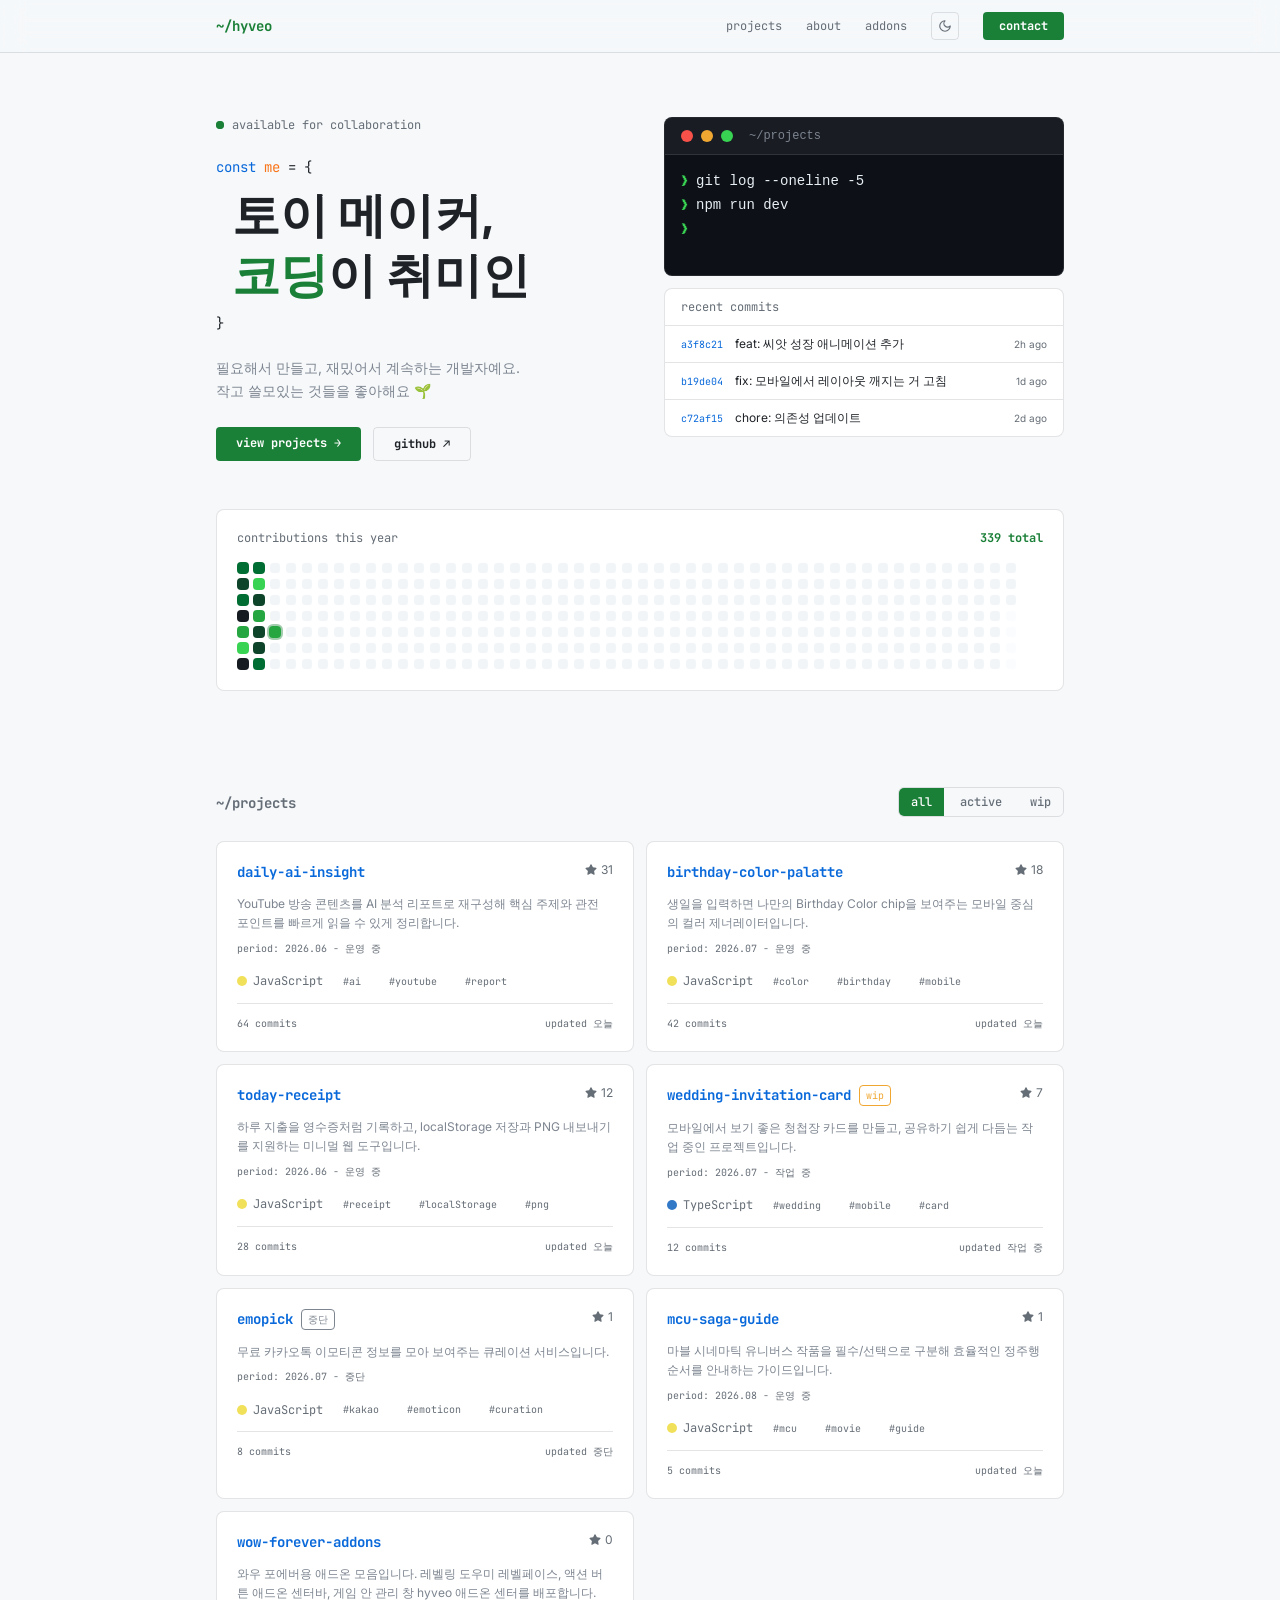
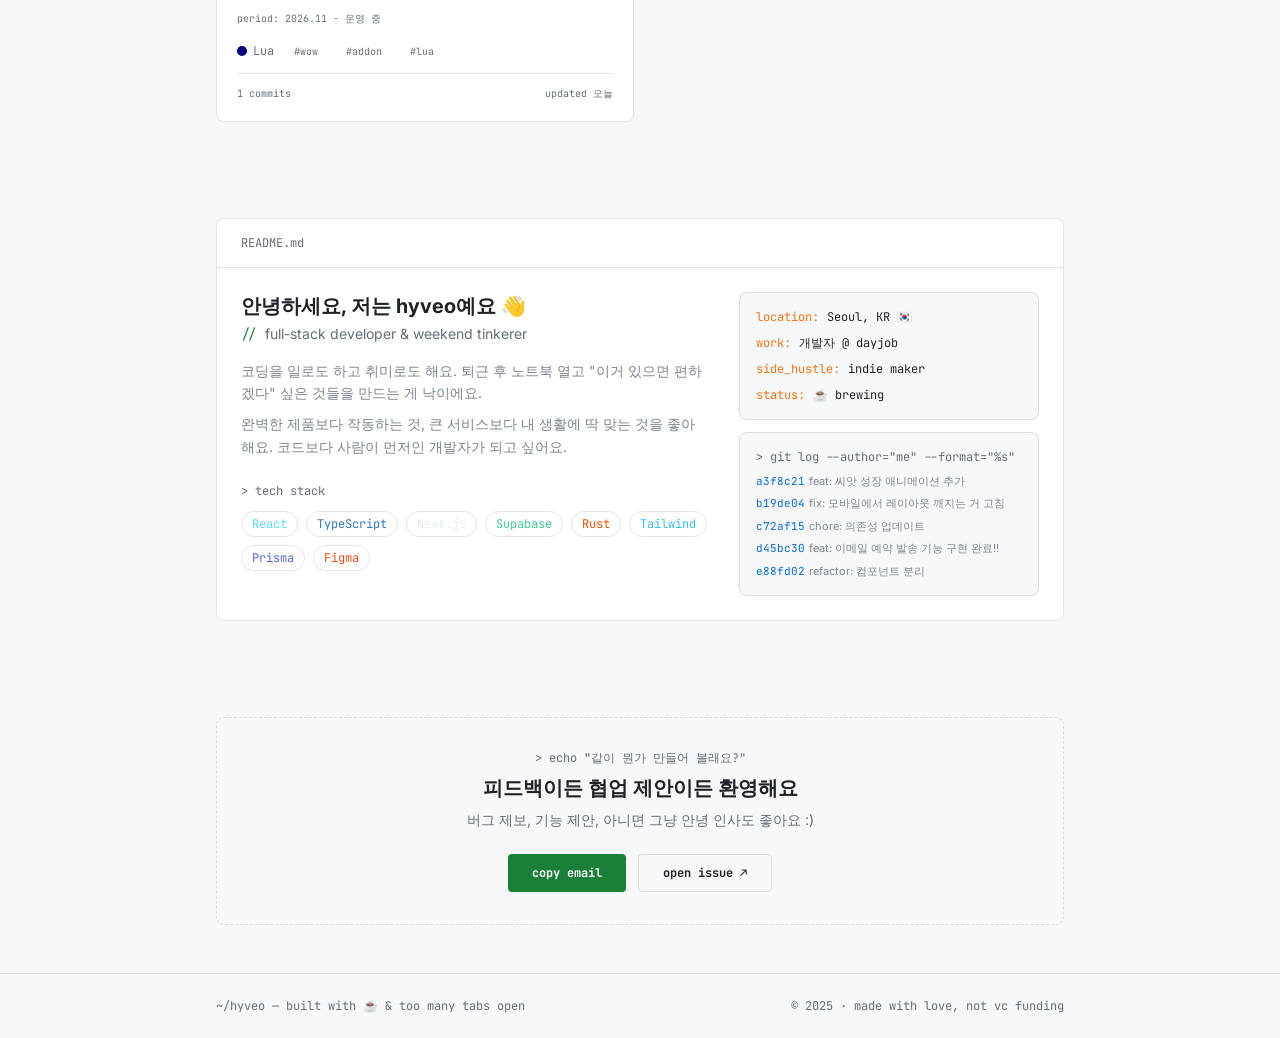
<file: index.html>
<!doctype html>
<html lang="ko">
  <head>
    <meta charset="UTF-8" />
    <meta name="viewport" content="width=device-width, initial-scale=1.0" />
    <title>hyveo</title>
    <meta
      name="description"
      content="HYVEO가 만든 토이 프로젝트와 공개 웹 서비스를 한 곳에서 살펴보는 프로젝트 허브입니다."
    />
    <script async src="https://www.googletagmanager.com/gtag/js?id=G-9G9M8R1CRC"></script>
    <script>
      window.dataLayer = window.dataLayer || [];
      function gtag(){dataLayer.push(arguments);}
      gtag('js', new Date());
      gtag('config', 'G-9G9M8R1CRC');
    </script>
    <style>html, body { height: 100%; margin: 0; } #root { height: 100%; }</style>
    <script type="module" crossorigin src="/assets/index-Bwrb_ED4.js"></script>
    <link rel="stylesheet" crossorigin href="/assets/index-BOtaf8ZN.css">
  </head>
  <body>
    <div id="root"></div>
  </body>
</html>
</file>
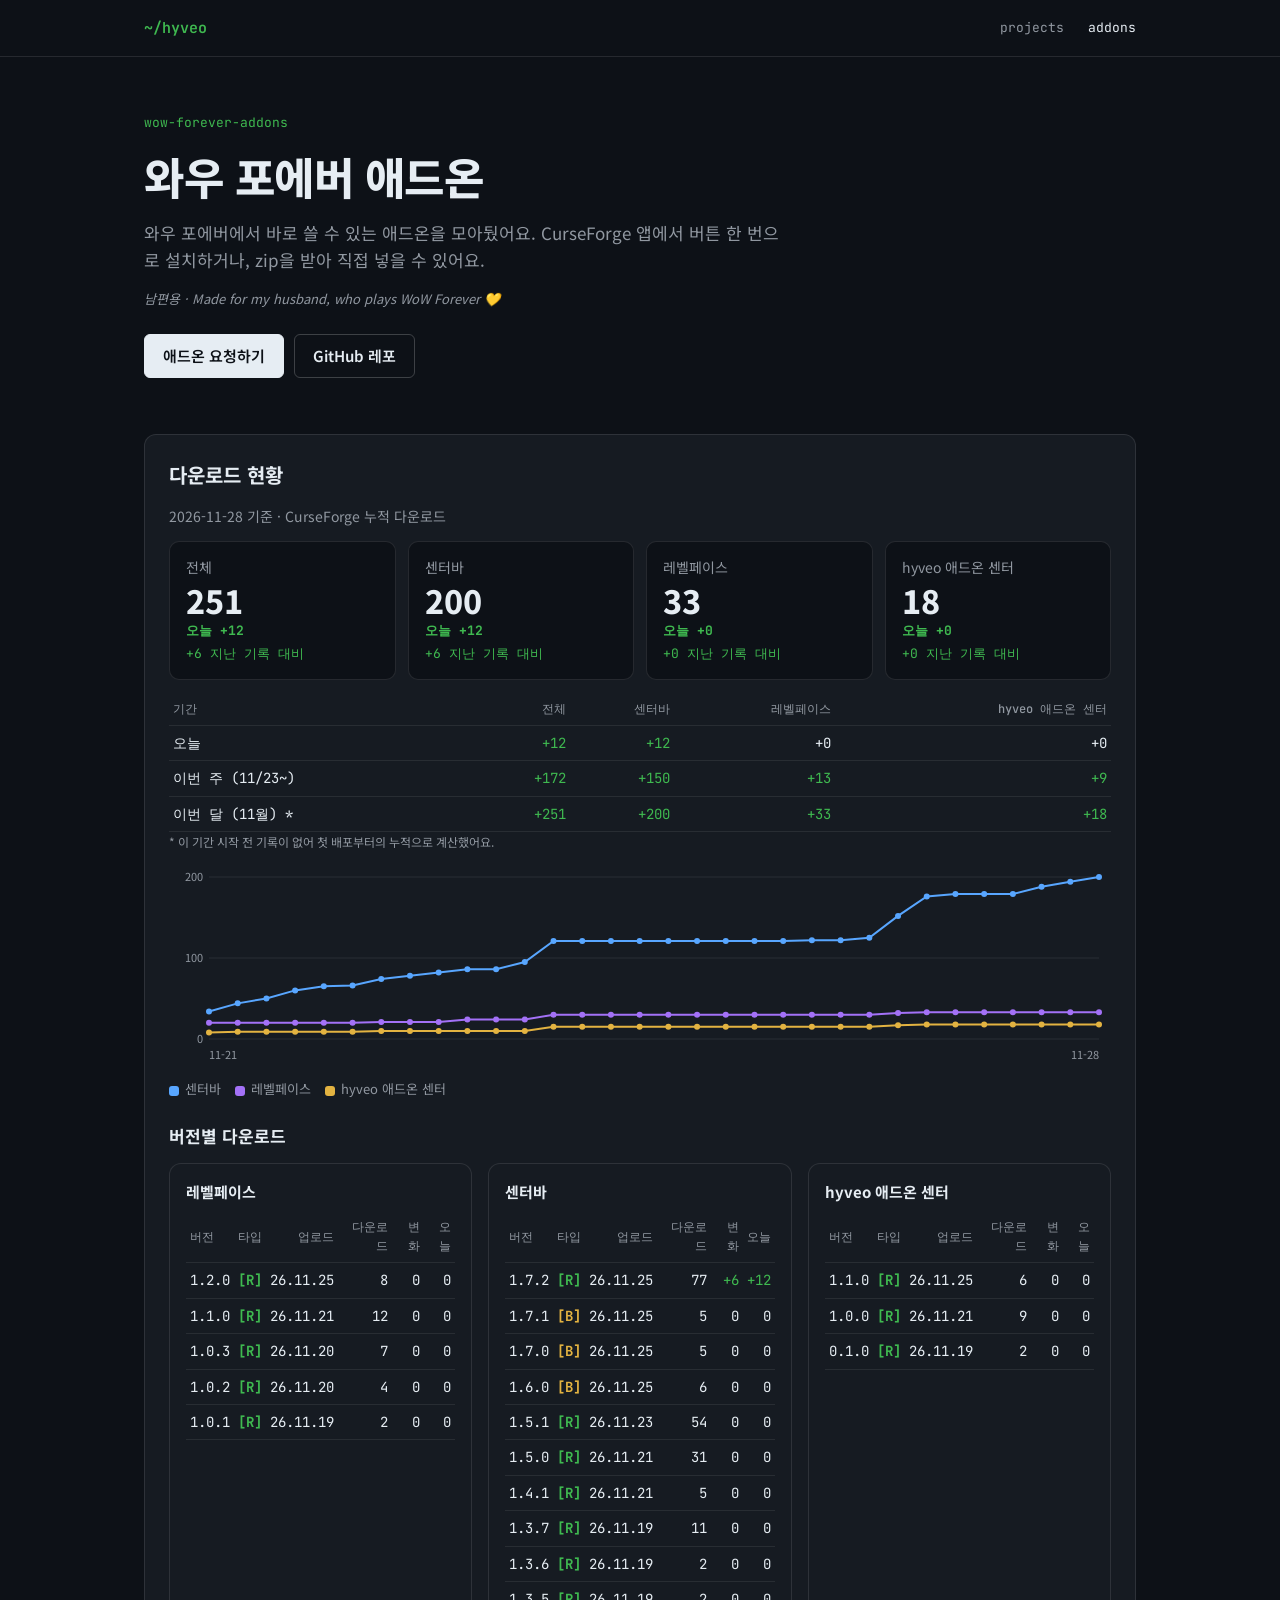
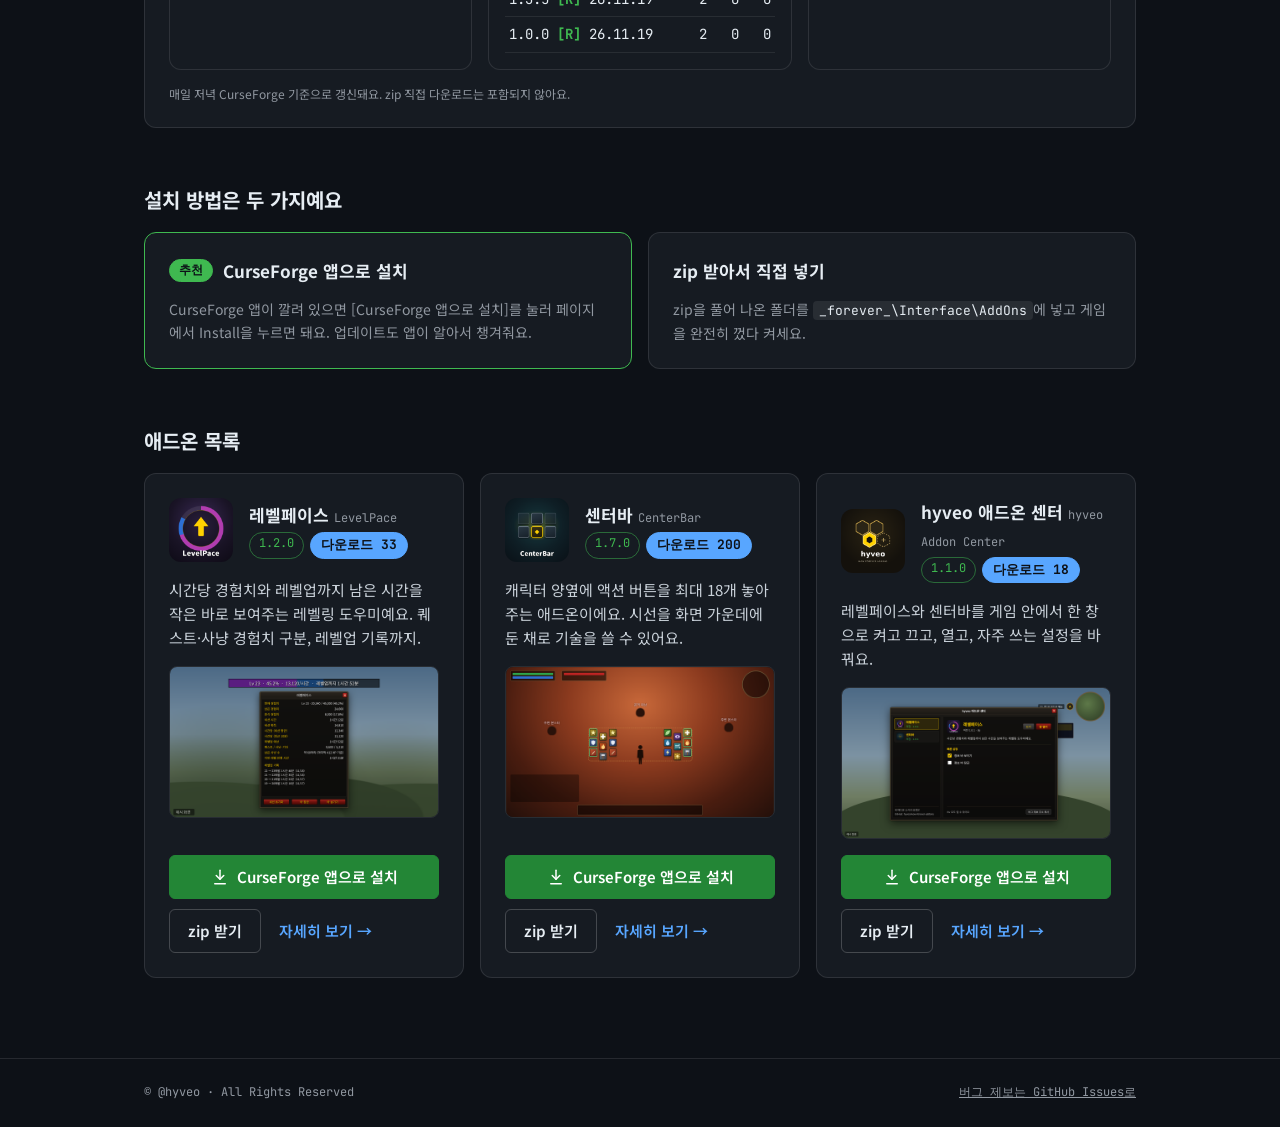
<file: public/addons/index.html>
<!doctype html>
<html lang="ko">
<head>
<meta charset="utf-8">
<meta name="viewport" content="width=device-width, initial-scale=1">
<title>와우 포에버 애드온 · hyveo</title>
<meta name="description" content="레벨페이스, 센터바, hyveo 애드온 센터 — 와우 포에버 애드온 모음">
<meta property="og:title" content="와우 포에버 애드온 · hyveo">
<meta property="og:description" content="레벨페이스, 센터바, hyveo 애드온 센터 — 와우 포에버 애드온 모음">
<link rel="icon" href="../addons/img/hyveocenter-icon.png">
<link rel="preconnect" href="https://fonts.googleapis.com">
<link href="https://fonts.googleapis.com/css2?family=Noto+Sans+KR:wght@400;500;700;800&family=JetBrains+Mono:wght@400;600&display=swap" rel="stylesheet">
<script async src="https://www.googletagmanager.com/gtag/js?id=G-9G9M8R1CRC"></script>
<script>window.dataLayer=window.dataLayer||[];function gtag(){dataLayer.push(arguments);}gtag('js',new Date());gtag('config','G-9G9M8R1CRC');</script>
<style>
*{box-sizing:border-box}
body{margin:0;background:#0D1117;color:#E6EDF3;font-family:'Noto Sans KR',system-ui,sans-serif;line-height:1.6}
a{color:#58A6FF}a:hover{color:#79C0FF}
.mono{font-family:'JetBrains Mono',ui-monospace,monospace}
header{border-bottom:1px solid rgba(255,255,255,.1)}
.wrap{max-width:1040px;margin:0 auto;padding:0 24px}
.top{display:flex;flex-wrap:wrap;gap:16px;align-items:center;justify-content:space-between;padding:16px 24px}
.brand{font-weight:600;color:#3FB950;text-decoration:none;font-size:15px}
nav{display:flex;gap:24px;font-size:13px}
nav a{color:#9198A1;text-decoration:none}nav a.on{color:#E6EDF3}
main{padding:56px 0 80px;display:flex;flex-direction:column;gap:56px}
h1{margin:0;font-size:clamp(32px,5vw,44px);font-weight:800;letter-spacing:-.5px;line-height:1.2}
h2{margin:0;font-size:20px;font-weight:700}
h3{margin:0;font-size:17px;font-weight:700}
.eyebrow{margin:0;font-size:13px;color:#3FB950}
.lead{margin:0;font-size:17px;color:#9198A1;max-width:640px}
.story{margin:0;font-size:13px;color:#9198A1;font-style:italic}
.btns{display:flex;flex-wrap:wrap;gap:10px}
.btn{display:inline-flex;align-items:center;gap:8px;min-height:44px;padding:0 18px;border-radius:6px;font-weight:600;font-size:15px;text-decoration:none;border:1px solid rgba(255,255,255,.2);color:#E6EDF3;background:transparent}
.btn:hover{color:#fff;border-color:rgba(255,255,255,.4)}
.btn.primary{background:#238636;border-color:#238636;color:#fff}
.btn.primary:hover{background:#2ea043}
.btn.light{background:#E6EDF3;color:#0D1117;border-color:#E6EDF3}
.btn.link{border:0;padding:0 8px;color:#58A6FF}
.grid{display:grid;grid-template-columns:repeat(auto-fit,minmax(300px,1fr));gap:16px}
.box{background:#161B22;border:1px solid rgba(255,255,255,.1);border-radius:12px;padding:24px;display:flex;flex-direction:column;gap:14px}
.box.rec{border-color:#3FB950}
.muted{color:#9198A1;font-size:14px;margin:0}
.badge{display:inline-block;font-size:12px;border-radius:999px;padding:1px 9px;border:1px solid rgba(255,255,255,.15);color:#9198A1}
.badge.ver{color:#3FB950;border-color:rgba(63,185,80,.5)}
.badge.wait{color:#E3B341;border-color:rgba(227,179,65,.5)}
.badge.rec{background:#3FB950;color:#0D1117;border-color:#3FB950;font-weight:600}
.badge.dl{color:#0D1117;background:#58A6FF;border-color:#58A6FF;font-weight:700;font-size:13px;padding:2px 10px}
.stats{display:grid;grid-template-columns:repeat(auto-fit,minmax(130px,1fr));gap:12px}
.stat{background:#0D1117;border:1px solid rgba(255,255,255,.1);border-radius:10px;padding:14px 16px;display:flex;flex-direction:column;gap:2px}
.stat b{font-size:32px;font-weight:800;line-height:1.2}
.stat .up{color:#3FB950;font-size:13px}
.chart svg{display:block;width:100%;height:auto}
.vt{width:100%;border-collapse:collapse;font-size:14px}
.vt th,.vt td{padding:6px 4px;border-bottom:1px solid rgba(255,255,255,.08);text-align:right}
.vt th:first-child,.vt td:first-child{text-align:left}
.vt td.tR{color:#3FB950;font-weight:700}.vt td.tB{color:#E3B341;font-weight:700}.vt td.tA{color:#F85149;font-weight:700}
.vt th{color:#9198A1;font-weight:500;font-size:12px}
.vt .up{color:#3FB950}
.legend{display:flex;flex-wrap:wrap;gap:14px;font-size:13px;color:#9198A1}
.legend i{display:inline-block;width:10px;height:10px;border-radius:3px;margin-right:6px;vertical-align:middle}
.card{background:#161B22;border:1px solid rgba(255,255,255,.1);border-radius:12px;padding:24px;display:flex;flex-direction:column;gap:16px}
.card .head{display:flex;gap:16px;align-items:center}
.card .head img{width:64px;height:64px;border-radius:12px;flex-shrink:0}
.card .shot{width:100%;aspect-ratio:16/9;object-fit:cover;border-radius:8px;border:1px solid rgba(255,255,255,.08);display:block}
.card .btns{margin-top:auto}.card .btn.cf{flex:1 1 100%;justify-content:center}
.cards{display:grid;grid-template-columns:repeat(auto-fit,minmax(320px,1fr));gap:16px}
code{font-family:'JetBrains Mono',ui-monospace,monospace;font-size:13px;background:rgba(255,255,255,.08);padding:1px 6px;border-radius:4px;color:#E6EDF3}
.hero{display:flex;flex-wrap:wrap;gap:32px;align-items:center}
.hero img{width:140px;height:140px;border-radius:24px}
.hero .txt{flex:999 1 420px;min-width:0;display:flex;flex-direction:column;gap:14px}
figure{margin:0;background:#161B22;border:1px solid rgba(255,255,255,.1);border-radius:12px;padding:14px;display:flex;flex-direction:column;gap:10px}
figure img{width:100%;border-radius:8px;display:block}
figcaption{font-size:14px;color:#9198A1}
ol{margin:0;padding-left:22px;display:flex;flex-direction:column;gap:10px;color:#C9D1D9}
.cmds{display:grid;grid-template-columns:repeat(auto-fit,minmax(200px,1fr));gap:8px;border-top:1px solid rgba(255,255,255,.1);padding-top:16px;font-size:14px}
.cmds span{color:#9198A1}
.note{border:1px dashed rgba(255,255,255,.2);border-radius:12px;padding:20px 24px;display:flex;flex-wrap:wrap;gap:12px;align-items:center;justify-content:space-between}
footer{border-top:1px solid rgba(255,255,255,.1)}
footer .wrap{display:flex;flex-wrap:wrap;gap:12px;justify-content:space-between;padding:24px;font-size:12px;color:#9198A1}
footer a{color:#9198A1}
</style>
</head>
<body>
<header><div class="wrap top">
<a class="brand mono" href="../">~/hyveo</a>
<nav class="mono" aria-label="주 메뉴"><a href="../">projects</a><a class="on" href="../addons/">addons</a></nav>
</div></header>
<div class="wrap"><main>
<section style="display:flex;flex-direction:column;gap:16px">
<p class="eyebrow mono">wow-forever-addons</p>
<h1>와우 포에버 애드온</h1>
<p class="lead">와우 포에버에서 바로 쓸 수 있는 애드온을 모아뒀어요. CurseForge 앱에서 버튼 한 번으로 설치하거나, zip을 받아 직접 넣을 수 있어요.</p>
<p class="story">남편용 · Made for my husband, who plays WoW Forever 💛</p>
<div class="btns" style="margin-top:8px">
<a class="btn light" href="https://github.com/hyveo/wow-forever-addons/issues/new?template=addon-request.md">애드온 요청하기</a>
<a class="btn" href="https://github.com/hyveo/wow-forever-addons">GitHub 레포</a></div>
</section>

<section id="downloads" class="box" aria-labelledby="dlh" hidden>
<h2 id="dlh">다운로드 현황</h2>
<p class="muted when"></p>
<div class="stats"></div>
<div class="periods" hidden></div>
<div class="chart"></div>
<div class="legend"></div>
<h3 style="margin-top:8px">버전별 다운로드</h3>
<div class="grid">
<div class="box" data-dl-versions="levelpace" hidden style="padding:16px;gap:8px"><h3 style="font-size:15px">레벨페이스</h3><div class="vbody"></div></div><div class="box" data-dl-versions="centerbar" hidden style="padding:16px;gap:8px"><h3 style="font-size:15px">센터바</h3><div class="vbody"></div></div><div class="box" data-dl-versions="hyveo-center" hidden style="padding:16px;gap:8px"><h3 style="font-size:15px">hyveo 애드온 센터</h3><div class="vbody"></div></div>
</div>
<p class="muted" style="font-size:12px">매일 저녁 CurseForge 기준으로 갱신돼요. zip 직접 다운로드는 포함되지 않아요.</p>
</section>

<section style="display:flex;flex-direction:column;gap:16px" aria-labelledby="ways">
<h2 id="ways">설치 방법은 두 가지예요</h2>
<div class="grid">
<div class="box rec"><div style="display:flex;gap:10px;align-items:center"><span class="badge rec mono">추천</span><h3>CurseForge 앱으로 설치</h3></div>
<p class="muted">CurseForge 앱이 깔려 있으면 [CurseForge 앱으로 설치]를 눌러 페이지에서 Install을 누르면 돼요. 업데이트도 앱이 알아서 챙겨줘요.</p></div>
<div class="box"><h3>zip 받아서 직접 넣기</h3>
<p class="muted">zip을 풀어 나온 폴더를 <code>_forever_\Interface\AddOns</code>에 넣고 게임을 완전히 껐다 켜세요.</p></div>
</div></section>

<section style="display:flex;flex-direction:column;gap:16px" aria-labelledby="list">
<h2 id="list">애드온 목록</h2>
<div class="cards">
<article class="card">
<div class="head"><img src="img/levelpace-icon.png" alt="레벨페이스 아이콘" width="64" height="64">
<div><h3>레벨페이스 <span class="mono" style="font-size:12px;color:#9198A1;font-weight:400">LevelPace</span></h3>
<div style="display:flex;flex-wrap:wrap;gap:6px;margin-top:4px"><span class="badge ver mono">1.2.0</span><span class="badge dl mono" data-dl="levelpace" hidden></span></div></div></div>
<p class="muted" style="color:#C9D1D9;font-size:15px">시간당 경험치와 레벨업까지 남은 시간을 작은 바로 보여주는 레벨링 도우미예요. 퀘스트·사냥 경험치 구분, 레벨업 기록까지.</p>
<img class="shot" src="img/levelpace-card.png" alt="레벨페이스 예시 화면" loading="lazy">
<div class="btns"><a class="btn primary cf" href="https://www.curseforge.com/wow/addons/levelpace"><svg width="18" height="18" viewBox="0 0 24 24" fill="none" stroke="currentColor" stroke-width="2" stroke-linecap="round" stroke-linejoin="round" aria-hidden="true"><path d="M12 3v12"/><path d="m7 10 5 5 5-5"/><path d="M5 21h14"/></svg>CurseForge 앱으로 설치</a>
<a class="btn" href="https://github.com/hyveo/wow-forever-addons/releases/download/LevelPace-v1.2.0/LevelPace-1.2.0.zip">zip 받기</a>
<a class="btn link" href="levelpace/">자세히 보기 →</a></div>
</article>
<article class="card">
<div class="head"><img src="img/centerbar-icon.png" alt="센터바 아이콘" width="64" height="64">
<div><h3>센터바 <span class="mono" style="font-size:12px;color:#9198A1;font-weight:400">CenterBar</span></h3>
<div style="display:flex;flex-wrap:wrap;gap:6px;margin-top:4px"><span class="badge ver mono">1.7.0</span><span class="badge dl mono" data-dl="centerbar" hidden></span></div></div></div>
<p class="muted" style="color:#C9D1D9;font-size:15px">캐릭터 양옆에 액션 버튼을 최대 18개 놓아 주는 애드온이에요. 시선을 화면 가운데에 둔 채로 기술을 쓸 수 있어요.</p>
<img class="shot" src="img/centerbar-card.png" alt="센터바 예시 화면" loading="lazy">
<div class="btns"><a class="btn primary cf" href="https://www.curseforge.com/wow/addons/centerbar"><svg width="18" height="18" viewBox="0 0 24 24" fill="none" stroke="currentColor" stroke-width="2" stroke-linecap="round" stroke-linejoin="round" aria-hidden="true"><path d="M12 3v12"/><path d="m7 10 5 5 5-5"/><path d="M5 21h14"/></svg>CurseForge 앱으로 설치</a>
<a class="btn" href="https://github.com/hyveo/wow-forever-addons/releases/download/CenterBar-v1.7.0/CenterBar-1.7.0.zip">zip 받기</a>
<a class="btn link" href="centerbar/">자세히 보기 →</a></div>
</article>
<article class="card">
<div class="head"><img src="img/hyveocenter-icon.png" alt="hyveo 애드온 센터 아이콘" width="64" height="64">
<div><h3>hyveo 애드온 센터 <span class="mono" style="font-size:12px;color:#9198A1;font-weight:400">hyveo Addon Center</span></h3>
<div style="display:flex;flex-wrap:wrap;gap:6px;margin-top:4px"><span class="badge ver mono">1.1.0</span><span class="badge dl mono" data-dl="hyveo-center" hidden></span></div></div></div>
<p class="muted" style="color:#C9D1D9;font-size:15px">레벨페이스와 센터바를 게임 안에서 한 창으로 켜고 끄고, 열고, 자주 쓰는 설정을 바꿔요.</p>
<img class="shot" src="img/hyveocenter-card.png" alt="hyveo 애드온 센터 예시 화면" loading="lazy">
<div class="btns"><a class="btn primary cf" href="https://www.curseforge.com/wow/addons/hyveo-addon-center-hyveo"><svg width="18" height="18" viewBox="0 0 24 24" fill="none" stroke="currentColor" stroke-width="2" stroke-linecap="round" stroke-linejoin="round" aria-hidden="true"><path d="M12 3v12"/><path d="m7 10 5 5 5-5"/><path d="M5 21h14"/></svg>CurseForge 앱으로 설치</a>
<a class="btn" href="https://github.com/hyveo/wow-forever-addons/releases/download/HyveoCenter-v1.1.0/HyveoCenter-1.1.0.zip">zip 받기</a>
<a class="btn link" href="hyveo-center/">자세히 보기 →</a></div>
</article>
</div></section>
</main></div>
<script data-src="../addons/downloads.json">
(function(){
  var COLORS={"centerbar":"#58A6FF","levelpace":"#A371F7","hyveo-center":"#E3B341"};
  var url=document.currentScript.getAttribute('data-src');
  function n(x){return Number(x||0).toLocaleString('ko-KR');}
  function el(tag,attrs,text){var e=document.createElementNS('http://www.w3.org/2000/svg',tag);for(var k in attrs)e.setAttribute(k,attrs[k]);if(text!=null)e.textContent=text;return e;}
  var TK={"R":"[R]","B":"[B]","A":"[A]"},TN={"R":"정식","B":"베타","A":"알파"};
  Promise.all([fetch(url,{cache:'no-cache'}).then(function(r){return r.json();}),
    fetch(url.replace('downloads.json','files.json'),{cache:'no-cache'}).then(function(r){return r.ok?r.json():{};}).catch(function(){return {};})
  ]).then(function(rs){var d=rs[0],FM=(rs[1]||{}).files||{};
    var h=d.history||[];if(!h.length)return;
    var last=h[h.length-1],prev=h.length>1?h[h.length-2]:null,keys=Object.keys(d.addons||{});
    var today=last.at.slice(0,10),day0=null;for(var q=h.length-1;q>=0;q--){if(h[q].at.slice(0,10)<today){day0=h[q];break;}}
    document.querySelectorAll('[data-dl]').forEach(function(b){var k=b.getAttribute('data-dl');if(last[k]==null)return;b.textContent='다운로드 '+n(last[k]);b.hidden=false;});
    var vlast=null,vprev=null;for(var i=h.length-1;i>=0;i--){if(h[i].versions){if(!vlast)vlast=h[i];else{vprev=h[i];break;}}}
    document.querySelectorAll('[data-dl-versions]').forEach(function(w){
      var k=w.getAttribute('data-dl-versions'),v=vlast&&vlast.versions[k];if(!v)return;
      var t=document.createElement('table');t.className='vt mono';
      var dvr=null;for(var z=h.length-1;z>=0;z--){if(h[z].at.slice(0,10)<today&&h[z].versions){dvr=h[z];break;}}
      var dv=dvr?dvr.versions[k]||{}:null;
      var pv=vprev&&vprev!==dvr?vprev.versions[k]:null;
      var fm=FM[k]||{},hasM=Object.keys(fm).length>0;
      var hr=document.createElement('tr');['버전',hasM?'타입':'',hasM?'업로드':'','다운로드',pv?'변화':'',dv?'오늘':''].forEach(function(x){if(x==='')return;var th=document.createElement('th');th.textContent=x;hr.appendChild(th);});t.appendChild(hr);
      Object.keys(v).forEach(function(ver){var tr=document.createElement('tr');
        var a=document.createElement('td');a.textContent=ver;tr.appendChild(a);
        if(hasM){var m=fm[ver]||{};var ty=document.createElement('td');ty.textContent=TK[m.type]||'';ty.title=TN[m.type]||'';ty.className='t'+(m.type||'');tr.appendChild(ty);
          var up=document.createElement('td');up.textContent=m.uploaded?m.uploaded.slice(2,10).replace(/-/g,'.'):'';tr.appendChild(up);}
        var b=document.createElement('td');b.textContent=n(v[ver]);tr.appendChild(b);
        if(pv){var c=document.createElement('td');var dd=v[ver]-(pv[ver]||0);c.textContent=(dd>0?'+':'')+n(dd);if(dd>0)c.className='up';tr.appendChild(c);}
        if(dv){var c2=document.createElement('td');var dt=v[ver]-(dv[ver]||0);c2.textContent=(dt>0?'+':'')+n(dt);if(dt>0)c2.className='up';tr.appendChild(c2);}
        t.appendChild(tr);});
      var tgt=w.querySelector('.vbody')||w;tgt.textContent='';tgt.appendChild(t);
      var when=w.querySelector('.vwhen');if(when)when.textContent=vlast.at.slice(0,10)+' 기준';
      w.hidden=false;
    });
    var box=document.getElementById('downloads');if(!box)return;box.hidden=false;
    var total=function(r){return keys.reduce(function(s,k){return s+(r[k]||0);},0);};
    var stats=box.querySelector('.stats');stats.textContent='';
    [['total','전체']].concat(keys.map(function(k){return [k,d.addons[k]];})).forEach(function(p){
      var v=p[0]==='total'?total(last):(last[p[0]]||0),pv=prev?(p[0]==='total'?total(prev):(prev[p[0]]||0)):null;
      var c=document.createElement('div');c.className='stat';
      var l=document.createElement('span');l.className='muted';l.textContent=p[1];
      var b=document.createElement('b');b.textContent=n(v);
      c.appendChild(l);c.appendChild(b);
      if(day0){var dv0=p[0]==='total'?total(day0):(day0[p[0]]||0);var td=document.createElement('span');td.className='up mono';td.style.fontWeight='700';td.textContent='오늘 +'+n(v-dv0);c.appendChild(td);}
      if(pv!=null){var u=document.createElement('span');u.className='up mono';u.textContent=(v-pv>=0?'+':'')+n(v-pv)+' 지난 기록 대비';c.appendChild(u);}
      stats.appendChild(c);
    });
    var periods=box.querySelector('.periods');
    if(periods){
      var y=+today.slice(0,4),mo=+today.slice(5,7),dd=+today.slice(8,10);
      var dow=new Date(Date.UTC(y,mo-1,dd)).getUTCDay(),mon=new Date(Date.UTC(y,mo-1,dd-((dow+6)%7))).toISOString().slice(0,10);
      var monthStart=today.slice(0,8)+'01';
      function baseFor(start){for(var q=h.length-1;q>=0;q--){if(h[q].at.slice(0,10)<start)return {r:h[q],partial:false};}return {r:{},partial:true};}
      var rows=[['오늘',baseFor(today)],['이번 주 ('+mon.slice(5).replace('-','/')+'~)',baseFor(mon)],['이번 달 ('+mo+'월)',baseFor(monthStart)]];
      var t=document.createElement('table');t.className='vt mono';
      var hr=document.createElement('tr');['기간','전체'].concat(keys.map(function(k){return d.addons[k];})).forEach(function(x){var th=document.createElement('th');th.textContent=x;hr.appendChild(th);});t.appendChild(hr);
      var note=false;
      rows.forEach(function(rw){var b=rw[1].r;var tr=document.createElement('tr');var a=document.createElement('td');a.textContent=rw[0]+(rw[1].partial?' *':'');if(rw[1].partial)note=true;tr.appendChild(a);
        [total(last)-total(b)].concat(keys.map(function(k){return (last[k]||0)-(b[k]||0);})).forEach(function(v2){var c=document.createElement('td');c.textContent='+'+n(v2);if(v2>0)c.className='up';tr.appendChild(c);});t.appendChild(tr);});
      periods.textContent='';periods.appendChild(t);
      if(note){var nt=document.createElement('p');nt.className='muted';nt.style.fontSize='12px';nt.textContent='* 이 기간 시작 전 기록이 없어 첫 배포부터의 누적으로 계산했어요.';periods.appendChild(nt);}
      periods.hidden=false;
    }
    box.querySelector('.when').textContent=last.at.slice(0,10)+' 기준 · CurseForge 누적 다운로드';
    var wrap=box.querySelector('.chart');
    function draw(){
      wrap.textContent='';var W=Math.max(280,wrap.clientWidth),H=200,P={l:40,r:12,t:12,b:26};
      var max=Math.max(1,d3max());function d3max(){var m=0;h.forEach(function(r){keys.forEach(function(k){m=Math.max(m,r[k]||0);});});return m;}
      var svg=el('svg',{viewBox:'0 0 '+W+' '+H,role:'img','aria-label':'애드온별 누적 다운로드 추이'});
      var x=function(i){return h.length<2?(P.l+(W-P.l-P.r)/2):P.l+i*(W-P.l-P.r)/(h.length-1);};
      var y=function(v){return P.t+(H-P.t-P.b)*(1-v/max);};
      [0,.5,1].forEach(function(f){var v=Math.round(max*f);svg.appendChild(el('line',{x1:P.l,x2:W-P.r,y1:y(v),y2:y(v),stroke:'rgba(255,255,255,.08)'}));svg.appendChild(el('text',{x:P.l-6,y:y(v)+4,'text-anchor':'end','font-size':11,fill:'#9198A1'},n(v)));});
      [0,h.length-1].filter(function(i,j,a){return a.indexOf(i)===j;}).forEach(function(i){svg.appendChild(el('text',{x:x(i),y:H-6,'text-anchor':i===0&&h.length>1?'start':(h.length>1?'end':'middle'),'font-size':11,fill:'#9198A1'},h[i].at.slice(5,10)));});
      keys.forEach(function(k){
        var pts=h.map(function(r,i){return x(i)+','+y(r[k]||0);}).join(' ');
        if(h.length>1)svg.appendChild(el('polyline',{points:pts,fill:'none',stroke:COLORS[k]||'#E6EDF3','stroke-width':2}));
        h.forEach(function(r,i){var c=el('circle',{cx:x(i),cy:y(r[k]||0),r:3,fill:COLORS[k]||'#E6EDF3'});c.appendChild(el('title',{},(d.addons[k]||k)+' '+r.at.slice(0,10)+': '+n(r[k])));svg.appendChild(c);});
      });
      wrap.appendChild(svg);
    }
    draw();window.addEventListener('resize',draw);
    var lg=box.querySelector('.legend');lg.textContent='';keys.forEach(function(k){var s=document.createElement('span');var i=document.createElement('i');i.style.background=COLORS[k]||'#E6EDF3';s.appendChild(i);s.appendChild(document.createTextNode(d.addons[k]));lg.appendChild(s);});
  }).catch(function(){});
})();
</script>
<footer><div class="wrap mono">
<span>© @hyveo · All Rights Reserved</span>
<a href="https://github.com/hyveo/wow-forever-addons/issues">버그 제보는 GitHub Issues로</a>
</div></footer>
</body>
</html>
</file>
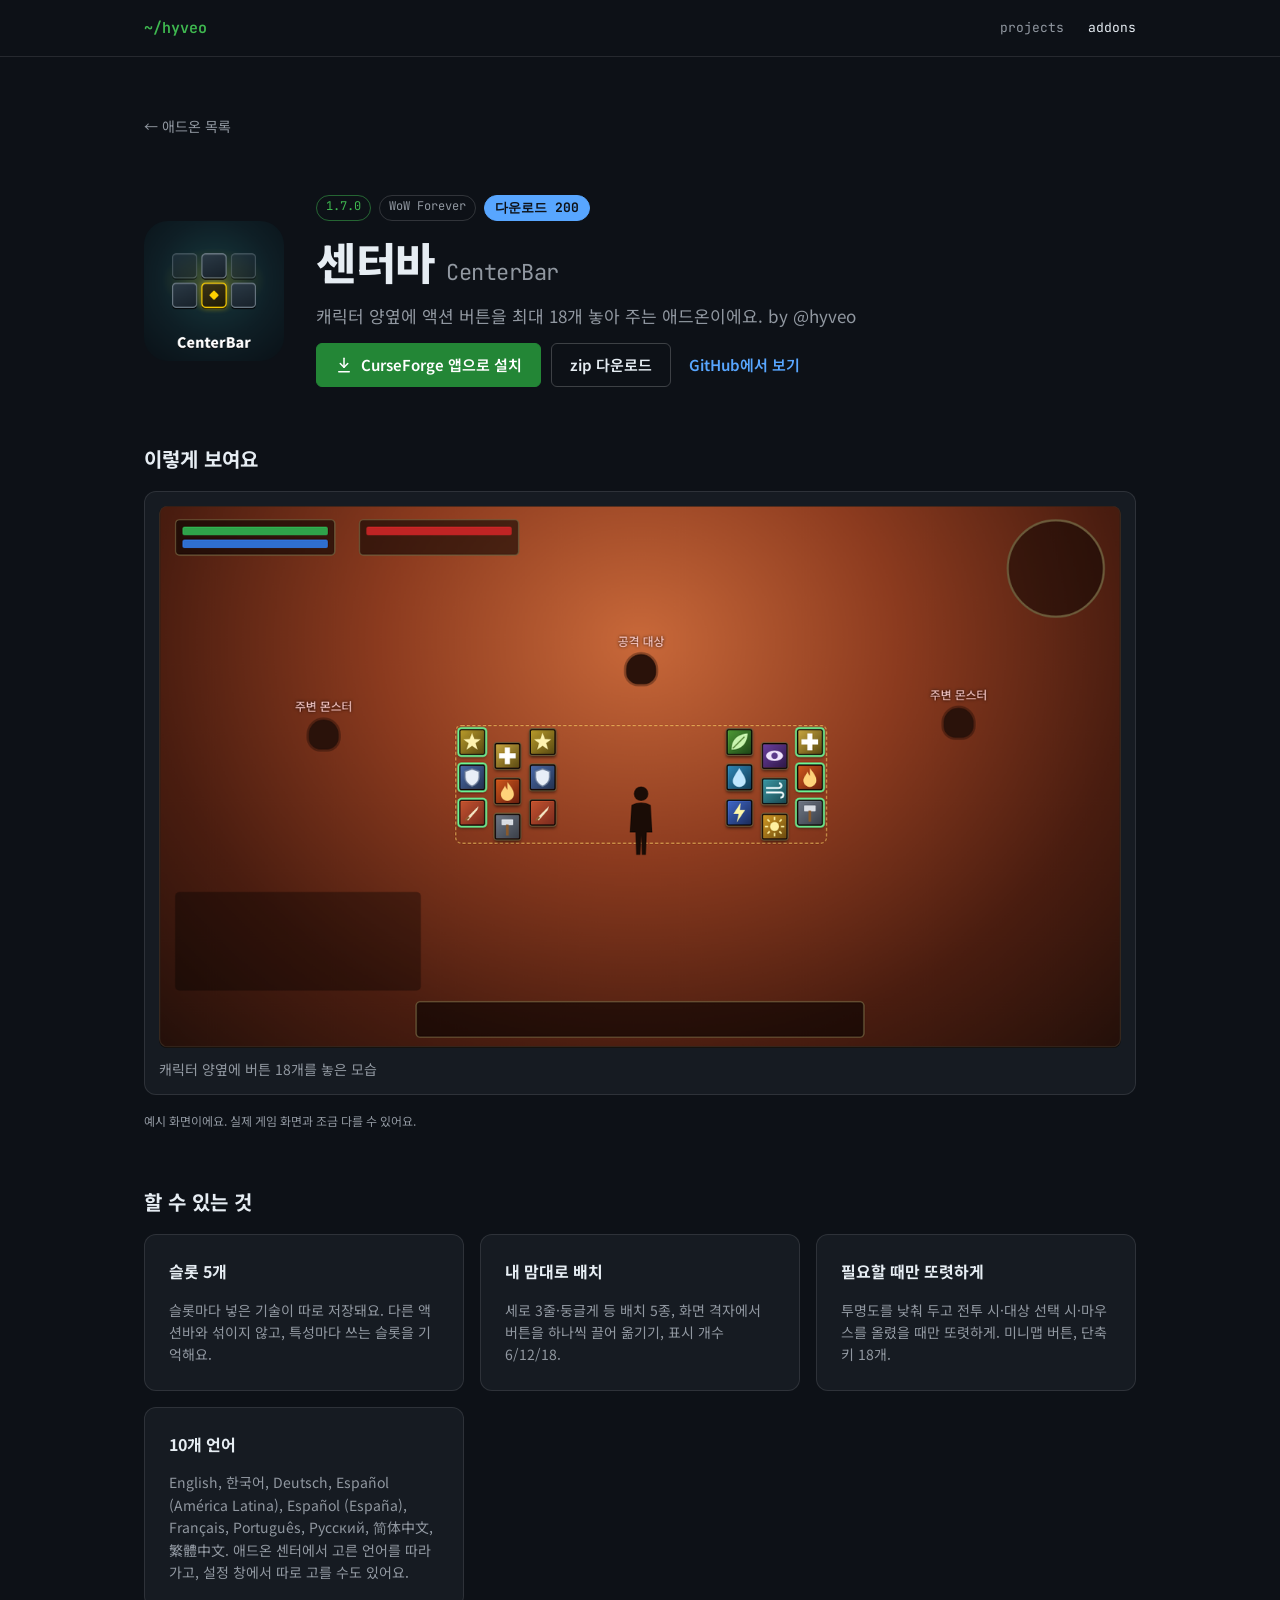
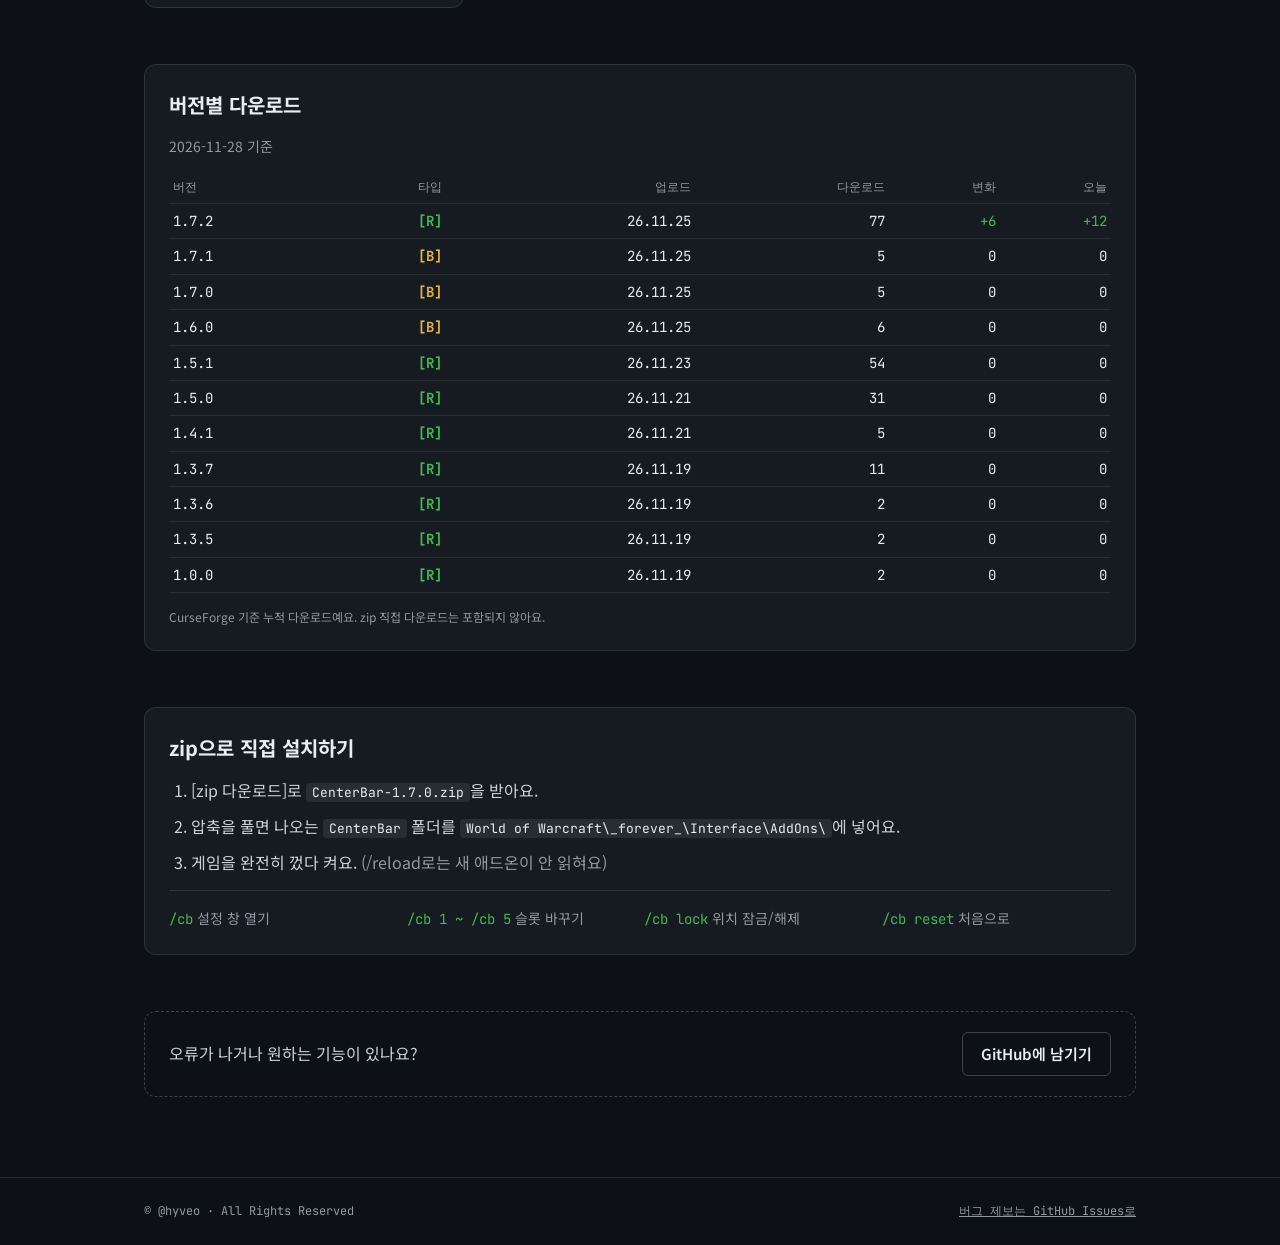
<file: public/addons/centerbar/index.html>
<!doctype html>
<html lang="ko">
<head>
<meta charset="utf-8">
<meta name="viewport" content="width=device-width, initial-scale=1">
<title>센터바 (CenterBar) · hyveo</title>
<meta name="description" content="캐릭터 양옆에 액션 버튼을 최대 18개 놓아 주는 애드온이에요. 시선을 화면 가운데에 둔 채로 기술을 쓸 수 있어요.">
<meta property="og:title" content="센터바 (CenterBar) · hyveo">
<meta property="og:description" content="캐릭터 양옆에 액션 버튼을 최대 18개 놓아 주는 애드온이에요. 시선을 화면 가운데에 둔 채로 기술을 쓸 수 있어요.">
<link rel="icon" href="../../addons/img/hyveocenter-icon.png">
<link rel="preconnect" href="https://fonts.googleapis.com">
<link href="https://fonts.googleapis.com/css2?family=Noto+Sans+KR:wght@400;500;700;800&family=JetBrains+Mono:wght@400;600&display=swap" rel="stylesheet">
<script async src="https://www.googletagmanager.com/gtag/js?id=G-9G9M8R1CRC"></script>
<script>window.dataLayer=window.dataLayer||[];function gtag(){dataLayer.push(arguments);}gtag('js',new Date());gtag('config','G-9G9M8R1CRC');</script>
<style>
*{box-sizing:border-box}
body{margin:0;background:#0D1117;color:#E6EDF3;font-family:'Noto Sans KR',system-ui,sans-serif;line-height:1.6}
a{color:#58A6FF}a:hover{color:#79C0FF}
.mono{font-family:'JetBrains Mono',ui-monospace,monospace}
header{border-bottom:1px solid rgba(255,255,255,.1)}
.wrap{max-width:1040px;margin:0 auto;padding:0 24px}
.top{display:flex;flex-wrap:wrap;gap:16px;align-items:center;justify-content:space-between;padding:16px 24px}
.brand{font-weight:600;color:#3FB950;text-decoration:none;font-size:15px}
nav{display:flex;gap:24px;font-size:13px}
nav a{color:#9198A1;text-decoration:none}nav a.on{color:#E6EDF3}
main{padding:56px 0 80px;display:flex;flex-direction:column;gap:56px}
h1{margin:0;font-size:clamp(32px,5vw,44px);font-weight:800;letter-spacing:-.5px;line-height:1.2}
h2{margin:0;font-size:20px;font-weight:700}
h3{margin:0;font-size:17px;font-weight:700}
.eyebrow{margin:0;font-size:13px;color:#3FB950}
.lead{margin:0;font-size:17px;color:#9198A1;max-width:640px}
.story{margin:0;font-size:13px;color:#9198A1;font-style:italic}
.btns{display:flex;flex-wrap:wrap;gap:10px}
.btn{display:inline-flex;align-items:center;gap:8px;min-height:44px;padding:0 18px;border-radius:6px;font-weight:600;font-size:15px;text-decoration:none;border:1px solid rgba(255,255,255,.2);color:#E6EDF3;background:transparent}
.btn:hover{color:#fff;border-color:rgba(255,255,255,.4)}
.btn.primary{background:#238636;border-color:#238636;color:#fff}
.btn.primary:hover{background:#2ea043}
.btn.light{background:#E6EDF3;color:#0D1117;border-color:#E6EDF3}
.btn.link{border:0;padding:0 8px;color:#58A6FF}
.grid{display:grid;grid-template-columns:repeat(auto-fit,minmax(300px,1fr));gap:16px}
.box{background:#161B22;border:1px solid rgba(255,255,255,.1);border-radius:12px;padding:24px;display:flex;flex-direction:column;gap:14px}
.box.rec{border-color:#3FB950}
.muted{color:#9198A1;font-size:14px;margin:0}
.badge{display:inline-block;font-size:12px;border-radius:999px;padding:1px 9px;border:1px solid rgba(255,255,255,.15);color:#9198A1}
.badge.ver{color:#3FB950;border-color:rgba(63,185,80,.5)}
.badge.wait{color:#E3B341;border-color:rgba(227,179,65,.5)}
.badge.rec{background:#3FB950;color:#0D1117;border-color:#3FB950;font-weight:600}
.badge.dl{color:#0D1117;background:#58A6FF;border-color:#58A6FF;font-weight:700;font-size:13px;padding:2px 10px}
.stats{display:grid;grid-template-columns:repeat(auto-fit,minmax(130px,1fr));gap:12px}
.stat{background:#0D1117;border:1px solid rgba(255,255,255,.1);border-radius:10px;padding:14px 16px;display:flex;flex-direction:column;gap:2px}
.stat b{font-size:32px;font-weight:800;line-height:1.2}
.stat .up{color:#3FB950;font-size:13px}
.chart svg{display:block;width:100%;height:auto}
.vt{width:100%;border-collapse:collapse;font-size:14px}
.vt th,.vt td{padding:6px 4px;border-bottom:1px solid rgba(255,255,255,.08);text-align:right}
.vt th:first-child,.vt td:first-child{text-align:left}
.vt td.tR{color:#3FB950;font-weight:700}.vt td.tB{color:#E3B341;font-weight:700}.vt td.tA{color:#F85149;font-weight:700}
.vt th{color:#9198A1;font-weight:500;font-size:12px}
.vt .up{color:#3FB950}
.legend{display:flex;flex-wrap:wrap;gap:14px;font-size:13px;color:#9198A1}
.legend i{display:inline-block;width:10px;height:10px;border-radius:3px;margin-right:6px;vertical-align:middle}
.card{background:#161B22;border:1px solid rgba(255,255,255,.1);border-radius:12px;padding:24px;display:flex;flex-direction:column;gap:16px}
.card .head{display:flex;gap:16px;align-items:center}
.card .head img{width:64px;height:64px;border-radius:12px;flex-shrink:0}
.card .shot{width:100%;aspect-ratio:16/9;object-fit:cover;border-radius:8px;border:1px solid rgba(255,255,255,.08);display:block}
.card .btns{margin-top:auto}.card .btn.cf{flex:1 1 100%;justify-content:center}
.cards{display:grid;grid-template-columns:repeat(auto-fit,minmax(320px,1fr));gap:16px}
code{font-family:'JetBrains Mono',ui-monospace,monospace;font-size:13px;background:rgba(255,255,255,.08);padding:1px 6px;border-radius:4px;color:#E6EDF3}
.hero{display:flex;flex-wrap:wrap;gap:32px;align-items:center}
.hero img{width:140px;height:140px;border-radius:24px}
.hero .txt{flex:999 1 420px;min-width:0;display:flex;flex-direction:column;gap:14px}
figure{margin:0;background:#161B22;border:1px solid rgba(255,255,255,.1);border-radius:12px;padding:14px;display:flex;flex-direction:column;gap:10px}
figure img{width:100%;border-radius:8px;display:block}
figcaption{font-size:14px;color:#9198A1}
ol{margin:0;padding-left:22px;display:flex;flex-direction:column;gap:10px;color:#C9D1D9}
.cmds{display:grid;grid-template-columns:repeat(auto-fit,minmax(200px,1fr));gap:8px;border-top:1px solid rgba(255,255,255,.1);padding-top:16px;font-size:14px}
.cmds span{color:#9198A1}
.note{border:1px dashed rgba(255,255,255,.2);border-radius:12px;padding:20px 24px;display:flex;flex-wrap:wrap;gap:12px;align-items:center;justify-content:space-between}
footer{border-top:1px solid rgba(255,255,255,.1)}
footer .wrap{display:flex;flex-wrap:wrap;gap:12px;justify-content:space-between;padding:24px;font-size:12px;color:#9198A1}
footer a{color:#9198A1}
</style>
</head>
<body>
<header><div class="wrap top">
<a class="brand mono" href="../../">~/hyveo</a>
<nav class="mono" aria-label="주 메뉴"><a href="../../">projects</a><a class="on" href="../../addons/">addons</a></nav>
</div></header>
<div class="wrap"><main>
<p style="margin:0"><a href="../" style="color:#9198A1;text-decoration:none;font-size:14px">← 애드온 목록</a></p>
<section class="hero">
<img src="../img/centerbar-icon.png" alt="센터바 아이콘" width="140" height="140">
<div class="txt">
<div style="display:flex;flex-wrap:wrap;gap:8px"><span class="badge ver mono">1.7.0</span><span class="badge mono">WoW Forever</span><span class="badge dl mono" data-dl="centerbar" hidden></span></div>
<h1>센터바 <span class="mono" style="font-size:22px;font-weight:400;color:#9198A1">CenterBar</span></h1>
<p class="lead">캐릭터 양옆에 액션 버튼을 최대 18개 놓아 주는 애드온이에요. by @hyveo</p>
<div class="btns"><a class="btn primary cf" href="https://www.curseforge.com/wow/addons/centerbar"><svg width="18" height="18" viewBox="0 0 24 24" fill="none" stroke="currentColor" stroke-width="2" stroke-linecap="round" stroke-linejoin="round" aria-hidden="true"><path d="M12 3v12"/><path d="m7 10 5 5 5-5"/><path d="M5 21h14"/></svg>CurseForge 앱으로 설치</a>
<a class="btn" href="https://github.com/hyveo/wow-forever-addons/releases/download/CenterBar-v1.7.0/CenterBar-1.7.0.zip">zip 다운로드</a>
<a class="btn link" href="https://github.com/hyveo/wow-forever-addons/tree/main/addons/CenterBar">GitHub에서 보기</a></div>
</div></section>

<section style="display:flex;flex-direction:column;gap:16px" aria-labelledby="shots">
<h2 id="shots">이렇게 보여요</h2>
<div class="grid" style="align-items:start"><figure><img src="../img/centerbar-card.png" alt="캐릭터 양옆에 버튼 18개를 놓은 모습" loading="lazy"><figcaption>캐릭터 양옆에 버튼 18개를 놓은 모습</figcaption></figure></div>
<p class="muted" style="font-size:12px">예시 화면이에요. 실제 게임 화면과 조금 다를 수 있어요.</p>
</section>

<section style="display:flex;flex-direction:column;gap:16px" aria-labelledby="feat">
<h2 id="feat">할 수 있는 것</h2>
<div class="grid"><div class="box"><h3 style="font-size:16px">슬롯 5개</h3><p class="muted">슬롯마다 넣은 기술이 따로 저장돼요. 다른 액션바와 섞이지 않고, 특성마다 쓰는 슬롯을 기억해요.</p></div>
<div class="box"><h3 style="font-size:16px">내 맘대로 배치</h3><p class="muted">세로 3줄·둥글게 등 배치 5종, 화면 격자에서 버튼을 하나씩 끌어 옮기기, 표시 개수 6/12/18.</p></div>
<div class="box"><h3 style="font-size:16px">필요할 때만 또렷하게</h3><p class="muted">투명도를 낮춰 두고 전투 시·대상 선택 시·마우스를 올렸을 때만 또렷하게. 미니맵 버튼, 단축키 18개.</p></div>
<div class="box"><h3 style="font-size:16px">10개 언어</h3><p class="muted">English, 한국어, Deutsch, Español (América Latina), Español (España), Français, Português, Русский, 简体中文, 繁體中文. 애드온 센터에서 고른 언어를 따라가고, 설정 창에서 따로 고를 수도 있어요.</p></div></div></section>

<section class="box" data-dl-versions="centerbar" hidden aria-labelledby="vdl">
<h2 id="vdl">버전별 다운로드</h2>
<p class="muted vwhen"></p>
<div class="vbody"></div>
<p class="muted" style="font-size:12px">CurseForge 기준 누적 다운로드예요. zip 직접 다운로드는 포함되지 않아요.</p>
</section>

<section class="box" aria-labelledby="inst">
<h2 id="inst">zip으로 직접 설치하기</h2>
<ol>
<li>[zip 다운로드]로 <code>CenterBar-1.7.0.zip</code>을 받아요.</li>
<li>압축을 풀면 나오는 <code>CenterBar</code> 폴더를 <code>World of Warcraft\_forever_\Interface\AddOns\</code>에 넣어요.</li>
<li>게임을 완전히 껐다 켜요. <span style="color:#9198A1">(/reload로는 새 애드온이 안 읽혀요)</span></li>
</ol>
<div class="cmds"><div><span class="mono" style="color:#3FB950">/cb</span> <span>설정 창 열기</span></div>
<div><span class="mono" style="color:#3FB950">/cb 1 ~ /cb 5</span> <span>슬롯 바꾸기</span></div>
<div><span class="mono" style="color:#3FB950">/cb lock</span> <span>위치 잠금/해제</span></div>
<div><span class="mono" style="color:#3FB950">/cb reset</span> <span>처음으로</span></div></div>
</section>

<section class="note"><p style="margin:0;color:#C9D1D9">오류가 나거나 원하는 기능이 있나요?</p>
<a class="btn" href="https://github.com/hyveo/wow-forever-addons/issues">GitHub에 남기기</a></section>
</main></div>
<script data-src="../../addons/downloads.json">
(function(){
  var COLORS={"centerbar":"#58A6FF","levelpace":"#A371F7","hyveo-center":"#E3B341"};
  var url=document.currentScript.getAttribute('data-src');
  function n(x){return Number(x||0).toLocaleString('ko-KR');}
  function el(tag,attrs,text){var e=document.createElementNS('http://www.w3.org/2000/svg',tag);for(var k in attrs)e.setAttribute(k,attrs[k]);if(text!=null)e.textContent=text;return e;}
  var TK={"R":"[R]","B":"[B]","A":"[A]"},TN={"R":"정식","B":"베타","A":"알파"};
  Promise.all([fetch(url,{cache:'no-cache'}).then(function(r){return r.json();}),
    fetch(url.replace('downloads.json','files.json'),{cache:'no-cache'}).then(function(r){return r.ok?r.json():{};}).catch(function(){return {};})
  ]).then(function(rs){var d=rs[0],FM=(rs[1]||{}).files||{};
    var h=d.history||[];if(!h.length)return;
    var last=h[h.length-1],prev=h.length>1?h[h.length-2]:null,keys=Object.keys(d.addons||{});
    var today=last.at.slice(0,10),day0=null;for(var q=h.length-1;q>=0;q--){if(h[q].at.slice(0,10)<today){day0=h[q];break;}}
    document.querySelectorAll('[data-dl]').forEach(function(b){var k=b.getAttribute('data-dl');if(last[k]==null)return;b.textContent='다운로드 '+n(last[k]);b.hidden=false;});
    var vlast=null,vprev=null;for(var i=h.length-1;i>=0;i--){if(h[i].versions){if(!vlast)vlast=h[i];else{vprev=h[i];break;}}}
    document.querySelectorAll('[data-dl-versions]').forEach(function(w){
      var k=w.getAttribute('data-dl-versions'),v=vlast&&vlast.versions[k];if(!v)return;
      var t=document.createElement('table');t.className='vt mono';
      var dvr=null;for(var z=h.length-1;z>=0;z--){if(h[z].at.slice(0,10)<today&&h[z].versions){dvr=h[z];break;}}
      var dv=dvr?dvr.versions[k]||{}:null;
      var pv=vprev&&vprev!==dvr?vprev.versions[k]:null;
      var fm=FM[k]||{},hasM=Object.keys(fm).length>0;
      var hr=document.createElement('tr');['버전',hasM?'타입':'',hasM?'업로드':'','다운로드',pv?'변화':'',dv?'오늘':''].forEach(function(x){if(x==='')return;var th=document.createElement('th');th.textContent=x;hr.appendChild(th);});t.appendChild(hr);
      Object.keys(v).forEach(function(ver){var tr=document.createElement('tr');
        var a=document.createElement('td');a.textContent=ver;tr.appendChild(a);
        if(hasM){var m=fm[ver]||{};var ty=document.createElement('td');ty.textContent=TK[m.type]||'';ty.title=TN[m.type]||'';ty.className='t'+(m.type||'');tr.appendChild(ty);
          var up=document.createElement('td');up.textContent=m.uploaded?m.uploaded.slice(2,10).replace(/-/g,'.'):'';tr.appendChild(up);}
        var b=document.createElement('td');b.textContent=n(v[ver]);tr.appendChild(b);
        if(pv){var c=document.createElement('td');var dd=v[ver]-(pv[ver]||0);c.textContent=(dd>0?'+':'')+n(dd);if(dd>0)c.className='up';tr.appendChild(c);}
        if(dv){var c2=document.createElement('td');var dt=v[ver]-(dv[ver]||0);c2.textContent=(dt>0?'+':'')+n(dt);if(dt>0)c2.className='up';tr.appendChild(c2);}
        t.appendChild(tr);});
      var tgt=w.querySelector('.vbody')||w;tgt.textContent='';tgt.appendChild(t);
      var when=w.querySelector('.vwhen');if(when)when.textContent=vlast.at.slice(0,10)+' 기준';
      w.hidden=false;
    });
    var box=document.getElementById('downloads');if(!box)return;box.hidden=false;
    var total=function(r){return keys.reduce(function(s,k){return s+(r[k]||0);},0);};
    var stats=box.querySelector('.stats');stats.textContent='';
    [['total','전체']].concat(keys.map(function(k){return [k,d.addons[k]];})).forEach(function(p){
      var v=p[0]==='total'?total(last):(last[p[0]]||0),pv=prev?(p[0]==='total'?total(prev):(prev[p[0]]||0)):null;
      var c=document.createElement('div');c.className='stat';
      var l=document.createElement('span');l.className='muted';l.textContent=p[1];
      var b=document.createElement('b');b.textContent=n(v);
      c.appendChild(l);c.appendChild(b);
      if(day0){var dv0=p[0]==='total'?total(day0):(day0[p[0]]||0);var td=document.createElement('span');td.className='up mono';td.style.fontWeight='700';td.textContent='오늘 +'+n(v-dv0);c.appendChild(td);}
      if(pv!=null){var u=document.createElement('span');u.className='up mono';u.textContent=(v-pv>=0?'+':'')+n(v-pv)+' 지난 기록 대비';c.appendChild(u);}
      stats.appendChild(c);
    });
    var periods=box.querySelector('.periods');
    if(periods){
      var y=+today.slice(0,4),mo=+today.slice(5,7),dd=+today.slice(8,10);
      var dow=new Date(Date.UTC(y,mo-1,dd)).getUTCDay(),mon=new Date(Date.UTC(y,mo-1,dd-((dow+6)%7))).toISOString().slice(0,10);
      var monthStart=today.slice(0,8)+'01';
      function baseFor(start){for(var q=h.length-1;q>=0;q--){if(h[q].at.slice(0,10)<start)return {r:h[q],partial:false};}return {r:{},partial:true};}
      var rows=[['오늘',baseFor(today)],['이번 주 ('+mon.slice(5).replace('-','/')+'~)',baseFor(mon)],['이번 달 ('+mo+'월)',baseFor(monthStart)]];
      var t=document.createElement('table');t.className='vt mono';
      var hr=document.createElement('tr');['기간','전체'].concat(keys.map(function(k){return d.addons[k];})).forEach(function(x){var th=document.createElement('th');th.textContent=x;hr.appendChild(th);});t.appendChild(hr);
      var note=false;
      rows.forEach(function(rw){var b=rw[1].r;var tr=document.createElement('tr');var a=document.createElement('td');a.textContent=rw[0]+(rw[1].partial?' *':'');if(rw[1].partial)note=true;tr.appendChild(a);
        [total(last)-total(b)].concat(keys.map(function(k){return (last[k]||0)-(b[k]||0);})).forEach(function(v2){var c=document.createElement('td');c.textContent='+'+n(v2);if(v2>0)c.className='up';tr.appendChild(c);});t.appendChild(tr);});
      periods.textContent='';periods.appendChild(t);
      if(note){var nt=document.createElement('p');nt.className='muted';nt.style.fontSize='12px';nt.textContent='* 이 기간 시작 전 기록이 없어 첫 배포부터의 누적으로 계산했어요.';periods.appendChild(nt);}
      periods.hidden=false;
    }
    box.querySelector('.when').textContent=last.at.slice(0,10)+' 기준 · CurseForge 누적 다운로드';
    var wrap=box.querySelector('.chart');
    function draw(){
      wrap.textContent='';var W=Math.max(280,wrap.clientWidth),H=200,P={l:40,r:12,t:12,b:26};
      var max=Math.max(1,d3max());function d3max(){var m=0;h.forEach(function(r){keys.forEach(function(k){m=Math.max(m,r[k]||0);});});return m;}
      var svg=el('svg',{viewBox:'0 0 '+W+' '+H,role:'img','aria-label':'애드온별 누적 다운로드 추이'});
      var x=function(i){return h.length<2?(P.l+(W-P.l-P.r)/2):P.l+i*(W-P.l-P.r)/(h.length-1);};
      var y=function(v){return P.t+(H-P.t-P.b)*(1-v/max);};
      [0,.5,1].forEach(function(f){var v=Math.round(max*f);svg.appendChild(el('line',{x1:P.l,x2:W-P.r,y1:y(v),y2:y(v),stroke:'rgba(255,255,255,.08)'}));svg.appendChild(el('text',{x:P.l-6,y:y(v)+4,'text-anchor':'end','font-size':11,fill:'#9198A1'},n(v)));});
      [0,h.length-1].filter(function(i,j,a){return a.indexOf(i)===j;}).forEach(function(i){svg.appendChild(el('text',{x:x(i),y:H-6,'text-anchor':i===0&&h.length>1?'start':(h.length>1?'end':'middle'),'font-size':11,fill:'#9198A1'},h[i].at.slice(5,10)));});
      keys.forEach(function(k){
        var pts=h.map(function(r,i){return x(i)+','+y(r[k]||0);}).join(' ');
        if(h.length>1)svg.appendChild(el('polyline',{points:pts,fill:'none',stroke:COLORS[k]||'#E6EDF3','stroke-width':2}));
        h.forEach(function(r,i){var c=el('circle',{cx:x(i),cy:y(r[k]||0),r:3,fill:COLORS[k]||'#E6EDF3'});c.appendChild(el('title',{},(d.addons[k]||k)+' '+r.at.slice(0,10)+': '+n(r[k])));svg.appendChild(c);});
      });
      wrap.appendChild(svg);
    }
    draw();window.addEventListener('resize',draw);
    var lg=box.querySelector('.legend');lg.textContent='';keys.forEach(function(k){var s=document.createElement('span');var i=document.createElement('i');i.style.background=COLORS[k]||'#E6EDF3';s.appendChild(i);s.appendChild(document.createTextNode(d.addons[k]));lg.appendChild(s);});
  }).catch(function(){});
})();
</script>
<footer><div class="wrap mono">
<span>© @hyveo · All Rights Reserved</span>
<a href="https://github.com/hyveo/wow-forever-addons/issues">버그 제보는 GitHub Issues로</a>
</div></footer>
</body>
</html>
</file>
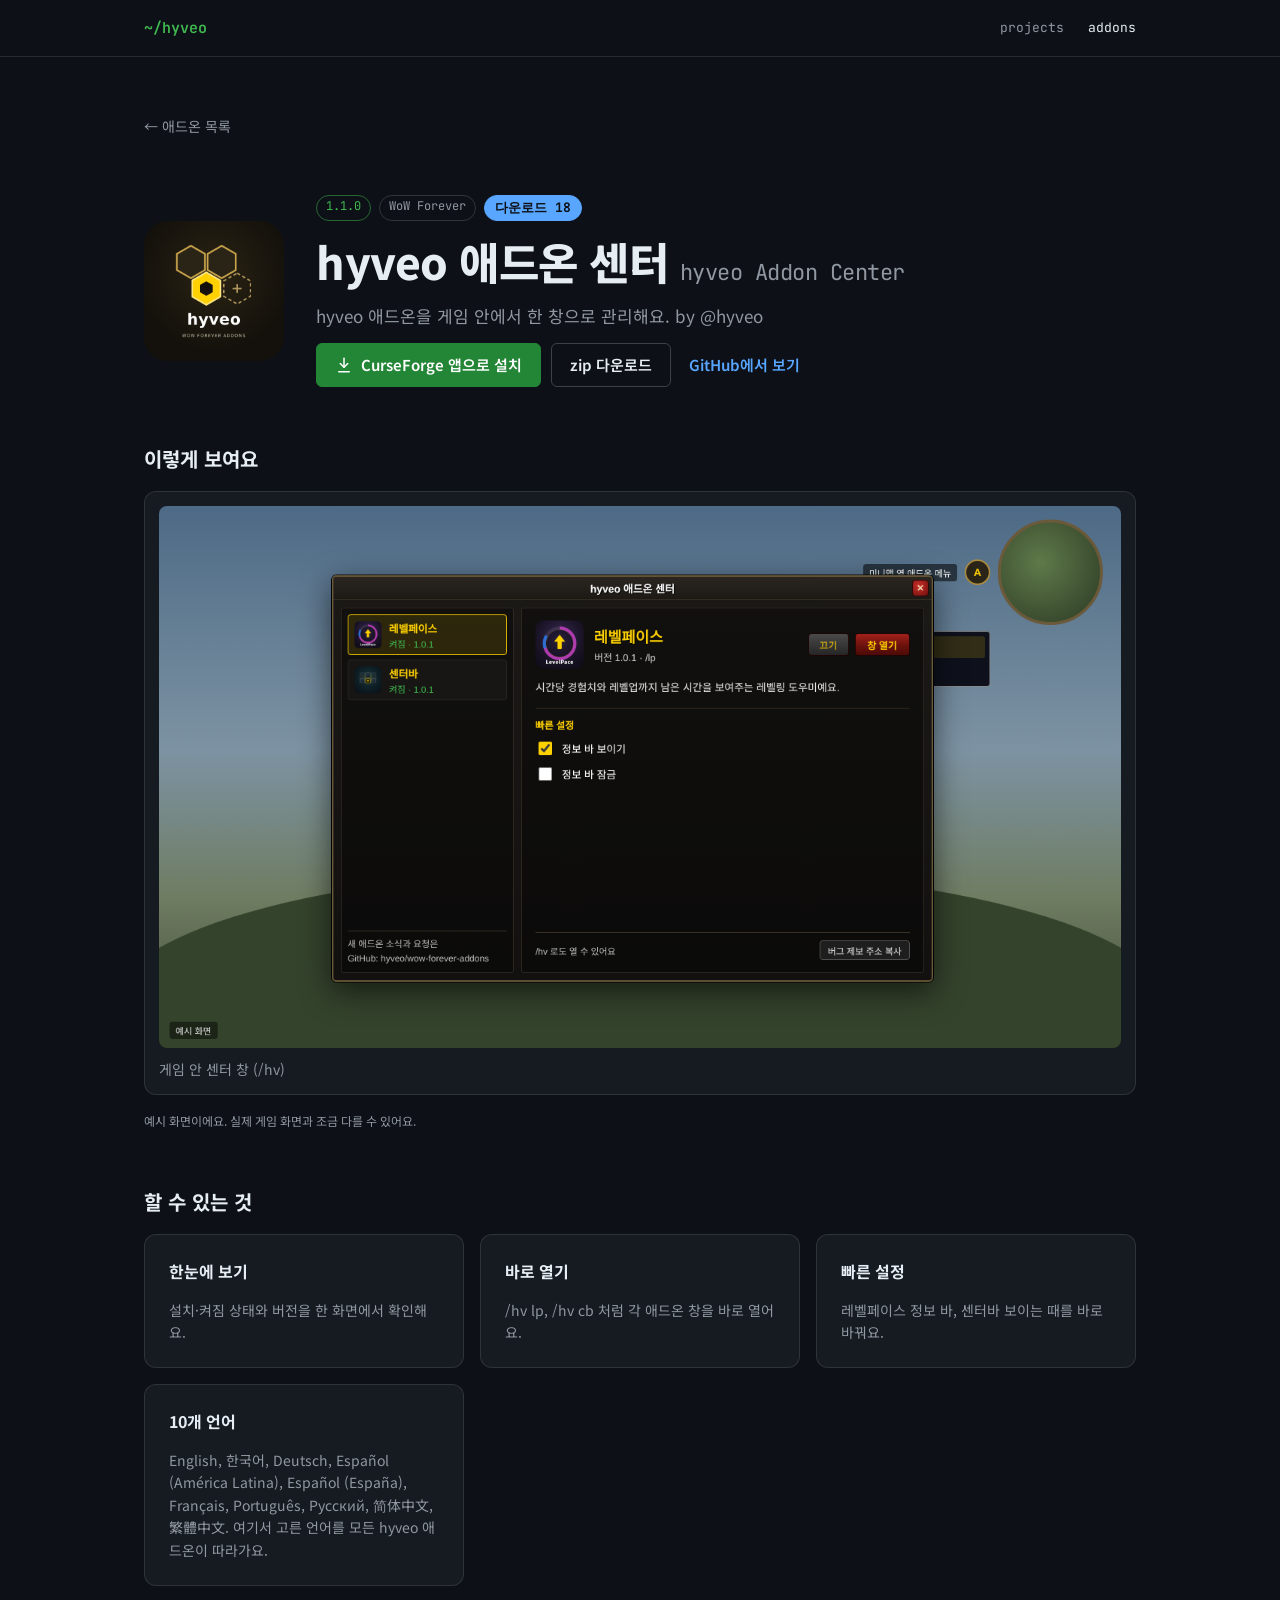
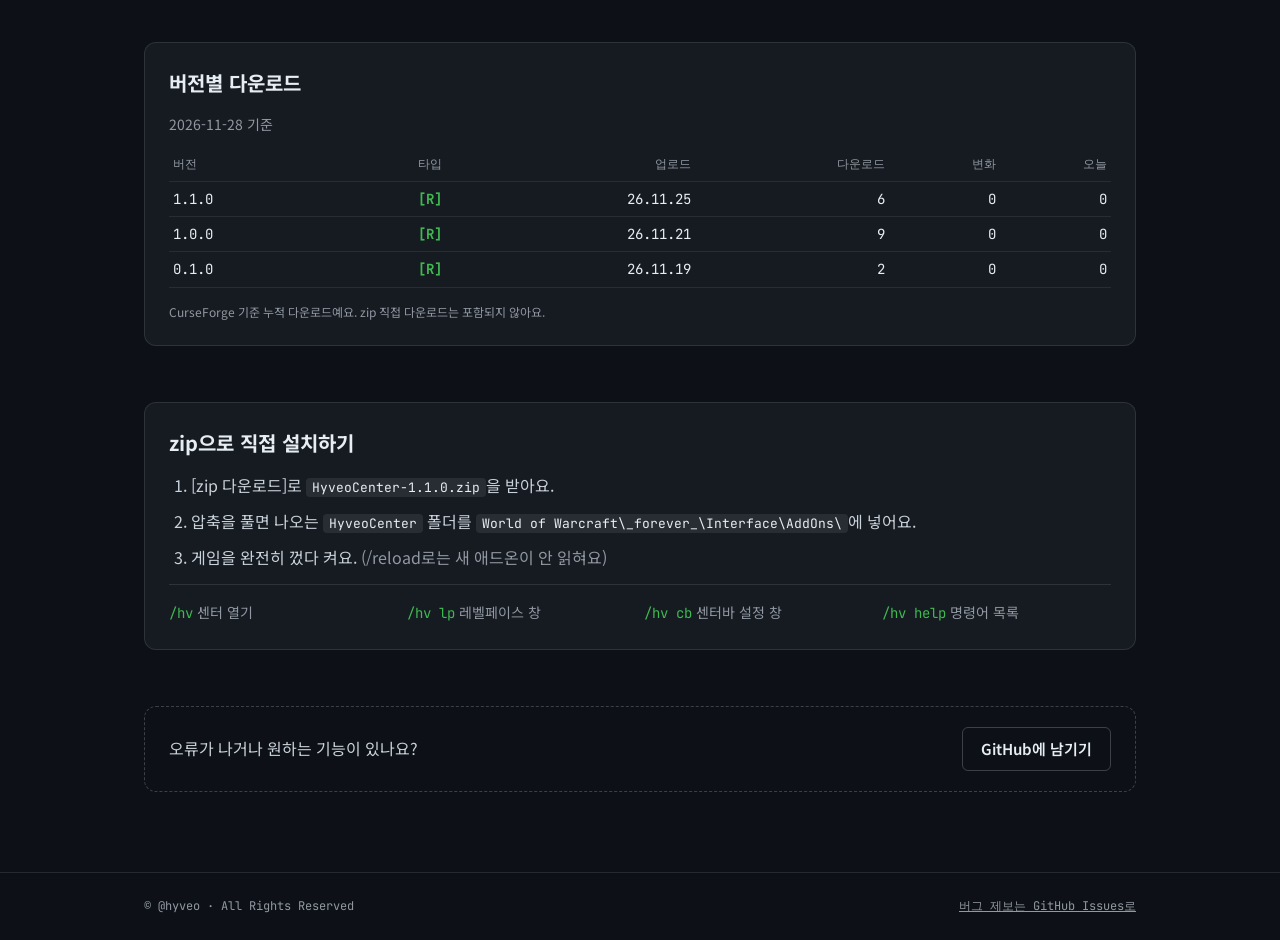
<file: public/addons/hyveo-center/index.html>
<!doctype html>
<html lang="ko">
<head>
<meta charset="utf-8">
<meta name="viewport" content="width=device-width, initial-scale=1">
<title>hyveo 애드온 센터 (hyveo Addon Center) · hyveo</title>
<meta name="description" content="레벨페이스와 센터바를 게임 안에서 한 창으로 켜고 끄고, 열고, 자주 쓰는 설정을 바꿔요.">
<meta property="og:title" content="hyveo 애드온 센터 (hyveo Addon Center) · hyveo">
<meta property="og:description" content="레벨페이스와 센터바를 게임 안에서 한 창으로 켜고 끄고, 열고, 자주 쓰는 설정을 바꿔요.">
<link rel="icon" href="../../addons/img/hyveocenter-icon.png">
<link rel="preconnect" href="https://fonts.googleapis.com">
<link href="https://fonts.googleapis.com/css2?family=Noto+Sans+KR:wght@400;500;700;800&family=JetBrains+Mono:wght@400;600&display=swap" rel="stylesheet">
<script async src="https://www.googletagmanager.com/gtag/js?id=G-9G9M8R1CRC"></script>
<script>window.dataLayer=window.dataLayer||[];function gtag(){dataLayer.push(arguments);}gtag('js',new Date());gtag('config','G-9G9M8R1CRC');</script>
<style>
*{box-sizing:border-box}
body{margin:0;background:#0D1117;color:#E6EDF3;font-family:'Noto Sans KR',system-ui,sans-serif;line-height:1.6}
a{color:#58A6FF}a:hover{color:#79C0FF}
.mono{font-family:'JetBrains Mono',ui-monospace,monospace}
header{border-bottom:1px solid rgba(255,255,255,.1)}
.wrap{max-width:1040px;margin:0 auto;padding:0 24px}
.top{display:flex;flex-wrap:wrap;gap:16px;align-items:center;justify-content:space-between;padding:16px 24px}
.brand{font-weight:600;color:#3FB950;text-decoration:none;font-size:15px}
nav{display:flex;gap:24px;font-size:13px}
nav a{color:#9198A1;text-decoration:none}nav a.on{color:#E6EDF3}
main{padding:56px 0 80px;display:flex;flex-direction:column;gap:56px}
h1{margin:0;font-size:clamp(32px,5vw,44px);font-weight:800;letter-spacing:-.5px;line-height:1.2}
h2{margin:0;font-size:20px;font-weight:700}
h3{margin:0;font-size:17px;font-weight:700}
.eyebrow{margin:0;font-size:13px;color:#3FB950}
.lead{margin:0;font-size:17px;color:#9198A1;max-width:640px}
.story{margin:0;font-size:13px;color:#9198A1;font-style:italic}
.btns{display:flex;flex-wrap:wrap;gap:10px}
.btn{display:inline-flex;align-items:center;gap:8px;min-height:44px;padding:0 18px;border-radius:6px;font-weight:600;font-size:15px;text-decoration:none;border:1px solid rgba(255,255,255,.2);color:#E6EDF3;background:transparent}
.btn:hover{color:#fff;border-color:rgba(255,255,255,.4)}
.btn.primary{background:#238636;border-color:#238636;color:#fff}
.btn.primary:hover{background:#2ea043}
.btn.light{background:#E6EDF3;color:#0D1117;border-color:#E6EDF3}
.btn.link{border:0;padding:0 8px;color:#58A6FF}
.grid{display:grid;grid-template-columns:repeat(auto-fit,minmax(300px,1fr));gap:16px}
.box{background:#161B22;border:1px solid rgba(255,255,255,.1);border-radius:12px;padding:24px;display:flex;flex-direction:column;gap:14px}
.box.rec{border-color:#3FB950}
.muted{color:#9198A1;font-size:14px;margin:0}
.badge{display:inline-block;font-size:12px;border-radius:999px;padding:1px 9px;border:1px solid rgba(255,255,255,.15);color:#9198A1}
.badge.ver{color:#3FB950;border-color:rgba(63,185,80,.5)}
.badge.wait{color:#E3B341;border-color:rgba(227,179,65,.5)}
.badge.rec{background:#3FB950;color:#0D1117;border-color:#3FB950;font-weight:600}
.badge.dl{color:#0D1117;background:#58A6FF;border-color:#58A6FF;font-weight:700;font-size:13px;padding:2px 10px}
.stats{display:grid;grid-template-columns:repeat(auto-fit,minmax(130px,1fr));gap:12px}
.stat{background:#0D1117;border:1px solid rgba(255,255,255,.1);border-radius:10px;padding:14px 16px;display:flex;flex-direction:column;gap:2px}
.stat b{font-size:32px;font-weight:800;line-height:1.2}
.stat .up{color:#3FB950;font-size:13px}
.chart svg{display:block;width:100%;height:auto}
.vt{width:100%;border-collapse:collapse;font-size:14px}
.vt th,.vt td{padding:6px 4px;border-bottom:1px solid rgba(255,255,255,.08);text-align:right}
.vt th:first-child,.vt td:first-child{text-align:left}
.vt td.tR{color:#3FB950;font-weight:700}.vt td.tB{color:#E3B341;font-weight:700}.vt td.tA{color:#F85149;font-weight:700}
.vt th{color:#9198A1;font-weight:500;font-size:12px}
.vt .up{color:#3FB950}
.legend{display:flex;flex-wrap:wrap;gap:14px;font-size:13px;color:#9198A1}
.legend i{display:inline-block;width:10px;height:10px;border-radius:3px;margin-right:6px;vertical-align:middle}
.card{background:#161B22;border:1px solid rgba(255,255,255,.1);border-radius:12px;padding:24px;display:flex;flex-direction:column;gap:16px}
.card .head{display:flex;gap:16px;align-items:center}
.card .head img{width:64px;height:64px;border-radius:12px;flex-shrink:0}
.card .shot{width:100%;aspect-ratio:16/9;object-fit:cover;border-radius:8px;border:1px solid rgba(255,255,255,.08);display:block}
.card .btns{margin-top:auto}.card .btn.cf{flex:1 1 100%;justify-content:center}
.cards{display:grid;grid-template-columns:repeat(auto-fit,minmax(320px,1fr));gap:16px}
code{font-family:'JetBrains Mono',ui-monospace,monospace;font-size:13px;background:rgba(255,255,255,.08);padding:1px 6px;border-radius:4px;color:#E6EDF3}
.hero{display:flex;flex-wrap:wrap;gap:32px;align-items:center}
.hero img{width:140px;height:140px;border-radius:24px}
.hero .txt{flex:999 1 420px;min-width:0;display:flex;flex-direction:column;gap:14px}
figure{margin:0;background:#161B22;border:1px solid rgba(255,255,255,.1);border-radius:12px;padding:14px;display:flex;flex-direction:column;gap:10px}
figure img{width:100%;border-radius:8px;display:block}
figcaption{font-size:14px;color:#9198A1}
ol{margin:0;padding-left:22px;display:flex;flex-direction:column;gap:10px;color:#C9D1D9}
.cmds{display:grid;grid-template-columns:repeat(auto-fit,minmax(200px,1fr));gap:8px;border-top:1px solid rgba(255,255,255,.1);padding-top:16px;font-size:14px}
.cmds span{color:#9198A1}
.note{border:1px dashed rgba(255,255,255,.2);border-radius:12px;padding:20px 24px;display:flex;flex-wrap:wrap;gap:12px;align-items:center;justify-content:space-between}
footer{border-top:1px solid rgba(255,255,255,.1)}
footer .wrap{display:flex;flex-wrap:wrap;gap:12px;justify-content:space-between;padding:24px;font-size:12px;color:#9198A1}
footer a{color:#9198A1}
</style>
</head>
<body>
<header><div class="wrap top">
<a class="brand mono" href="../../">~/hyveo</a>
<nav class="mono" aria-label="주 메뉴"><a href="../../">projects</a><a class="on" href="../../addons/">addons</a></nav>
</div></header>
<div class="wrap"><main>
<p style="margin:0"><a href="../" style="color:#9198A1;text-decoration:none;font-size:14px">← 애드온 목록</a></p>
<section class="hero">
<img src="../img/hyveocenter-icon.png" alt="hyveo 애드온 센터 아이콘" width="140" height="140">
<div class="txt">
<div style="display:flex;flex-wrap:wrap;gap:8px"><span class="badge ver mono">1.1.0</span><span class="badge mono">WoW Forever</span><span class="badge dl mono" data-dl="hyveo-center" hidden></span></div>
<h1>hyveo 애드온 센터 <span class="mono" style="font-size:22px;font-weight:400;color:#9198A1">hyveo Addon Center</span></h1>
<p class="lead">hyveo 애드온을 게임 안에서 한 창으로 관리해요. by @hyveo</p>
<div class="btns"><a class="btn primary cf" href="https://www.curseforge.com/wow/addons/hyveo-addon-center-hyveo"><svg width="18" height="18" viewBox="0 0 24 24" fill="none" stroke="currentColor" stroke-width="2" stroke-linecap="round" stroke-linejoin="round" aria-hidden="true"><path d="M12 3v12"/><path d="m7 10 5 5 5-5"/><path d="M5 21h14"/></svg>CurseForge 앱으로 설치</a>
<a class="btn" href="https://github.com/hyveo/wow-forever-addons/releases/download/HyveoCenter-v1.1.0/HyveoCenter-1.1.0.zip">zip 다운로드</a>
<a class="btn link" href="https://github.com/hyveo/wow-forever-addons/tree/main/addons/HyveoCenter">GitHub에서 보기</a></div>
</div></section>

<section style="display:flex;flex-direction:column;gap:16px" aria-labelledby="shots">
<h2 id="shots">이렇게 보여요</h2>
<div class="grid" style="align-items:start"><figure><img src="../img/hyveocenter-card.png" alt="게임 안 센터 창 (/hv)" loading="lazy"><figcaption>게임 안 센터 창 (/hv)</figcaption></figure></div>
<p class="muted" style="font-size:12px">예시 화면이에요. 실제 게임 화면과 조금 다를 수 있어요.</p>
</section>

<section style="display:flex;flex-direction:column;gap:16px" aria-labelledby="feat">
<h2 id="feat">할 수 있는 것</h2>
<div class="grid"><div class="box"><h3 style="font-size:16px">한눈에 보기</h3><p class="muted">설치·켜짐 상태와 버전을 한 화면에서 확인해요.</p></div>
<div class="box"><h3 style="font-size:16px">바로 열기</h3><p class="muted">/hv lp, /hv cb 처럼 각 애드온 창을 바로 열어요.</p></div>
<div class="box"><h3 style="font-size:16px">빠른 설정</h3><p class="muted">레벨페이스 정보 바, 센터바 보이는 때를 바로 바꿔요.</p></div>
<div class="box"><h3 style="font-size:16px">10개 언어</h3><p class="muted">English, 한국어, Deutsch, Español (América Latina), Español (España), Français, Português, Русский, 简体中文, 繁體中文. 여기서 고른 언어를 모든 hyveo 애드온이 따라가요.</p></div></div></section>

<section class="box" data-dl-versions="hyveo-center" hidden aria-labelledby="vdl">
<h2 id="vdl">버전별 다운로드</h2>
<p class="muted vwhen"></p>
<div class="vbody"></div>
<p class="muted" style="font-size:12px">CurseForge 기준 누적 다운로드예요. zip 직접 다운로드는 포함되지 않아요.</p>
</section>

<section class="box" aria-labelledby="inst">
<h2 id="inst">zip으로 직접 설치하기</h2>
<ol>
<li>[zip 다운로드]로 <code>HyveoCenter-1.1.0.zip</code>을 받아요.</li>
<li>압축을 풀면 나오는 <code>HyveoCenter</code> 폴더를 <code>World of Warcraft\_forever_\Interface\AddOns\</code>에 넣어요.</li>
<li>게임을 완전히 껐다 켜요. <span style="color:#9198A1">(/reload로는 새 애드온이 안 읽혀요)</span></li>
</ol>
<div class="cmds"><div><span class="mono" style="color:#3FB950">/hv</span> <span>센터 열기</span></div>
<div><span class="mono" style="color:#3FB950">/hv lp</span> <span>레벨페이스 창</span></div>
<div><span class="mono" style="color:#3FB950">/hv cb</span> <span>센터바 설정 창</span></div>
<div><span class="mono" style="color:#3FB950">/hv help</span> <span>명령어 목록</span></div></div>
</section>

<section class="note"><p style="margin:0;color:#C9D1D9">오류가 나거나 원하는 기능이 있나요?</p>
<a class="btn" href="https://github.com/hyveo/wow-forever-addons/issues">GitHub에 남기기</a></section>
</main></div>
<script data-src="../../addons/downloads.json">
(function(){
  var COLORS={"centerbar":"#58A6FF","levelpace":"#A371F7","hyveo-center":"#E3B341"};
  var url=document.currentScript.getAttribute('data-src');
  function n(x){return Number(x||0).toLocaleString('ko-KR');}
  function el(tag,attrs,text){var e=document.createElementNS('http://www.w3.org/2000/svg',tag);for(var k in attrs)e.setAttribute(k,attrs[k]);if(text!=null)e.textContent=text;return e;}
  var TK={"R":"[R]","B":"[B]","A":"[A]"},TN={"R":"정식","B":"베타","A":"알파"};
  Promise.all([fetch(url,{cache:'no-cache'}).then(function(r){return r.json();}),
    fetch(url.replace('downloads.json','files.json'),{cache:'no-cache'}).then(function(r){return r.ok?r.json():{};}).catch(function(){return {};})
  ]).then(function(rs){var d=rs[0],FM=(rs[1]||{}).files||{};
    var h=d.history||[];if(!h.length)return;
    var last=h[h.length-1],prev=h.length>1?h[h.length-2]:null,keys=Object.keys(d.addons||{});
    var today=last.at.slice(0,10),day0=null;for(var q=h.length-1;q>=0;q--){if(h[q].at.slice(0,10)<today){day0=h[q];break;}}
    document.querySelectorAll('[data-dl]').forEach(function(b){var k=b.getAttribute('data-dl');if(last[k]==null)return;b.textContent='다운로드 '+n(last[k]);b.hidden=false;});
    var vlast=null,vprev=null;for(var i=h.length-1;i>=0;i--){if(h[i].versions){if(!vlast)vlast=h[i];else{vprev=h[i];break;}}}
    document.querySelectorAll('[data-dl-versions]').forEach(function(w){
      var k=w.getAttribute('data-dl-versions'),v=vlast&&vlast.versions[k];if(!v)return;
      var t=document.createElement('table');t.className='vt mono';
      var dvr=null;for(var z=h.length-1;z>=0;z--){if(h[z].at.slice(0,10)<today&&h[z].versions){dvr=h[z];break;}}
      var dv=dvr?dvr.versions[k]||{}:null;
      var pv=vprev&&vprev!==dvr?vprev.versions[k]:null;
      var fm=FM[k]||{},hasM=Object.keys(fm).length>0;
      var hr=document.createElement('tr');['버전',hasM?'타입':'',hasM?'업로드':'','다운로드',pv?'변화':'',dv?'오늘':''].forEach(function(x){if(x==='')return;var th=document.createElement('th');th.textContent=x;hr.appendChild(th);});t.appendChild(hr);
      Object.keys(v).forEach(function(ver){var tr=document.createElement('tr');
        var a=document.createElement('td');a.textContent=ver;tr.appendChild(a);
        if(hasM){var m=fm[ver]||{};var ty=document.createElement('td');ty.textContent=TK[m.type]||'';ty.title=TN[m.type]||'';ty.className='t'+(m.type||'');tr.appendChild(ty);
          var up=document.createElement('td');up.textContent=m.uploaded?m.uploaded.slice(2,10).replace(/-/g,'.'):'';tr.appendChild(up);}
        var b=document.createElement('td');b.textContent=n(v[ver]);tr.appendChild(b);
        if(pv){var c=document.createElement('td');var dd=v[ver]-(pv[ver]||0);c.textContent=(dd>0?'+':'')+n(dd);if(dd>0)c.className='up';tr.appendChild(c);}
        if(dv){var c2=document.createElement('td');var dt=v[ver]-(dv[ver]||0);c2.textContent=(dt>0?'+':'')+n(dt);if(dt>0)c2.className='up';tr.appendChild(c2);}
        t.appendChild(tr);});
      var tgt=w.querySelector('.vbody')||w;tgt.textContent='';tgt.appendChild(t);
      var when=w.querySelector('.vwhen');if(when)when.textContent=vlast.at.slice(0,10)+' 기준';
      w.hidden=false;
    });
    var box=document.getElementById('downloads');if(!box)return;box.hidden=false;
    var total=function(r){return keys.reduce(function(s,k){return s+(r[k]||0);},0);};
    var stats=box.querySelector('.stats');stats.textContent='';
    [['total','전체']].concat(keys.map(function(k){return [k,d.addons[k]];})).forEach(function(p){
      var v=p[0]==='total'?total(last):(last[p[0]]||0),pv=prev?(p[0]==='total'?total(prev):(prev[p[0]]||0)):null;
      var c=document.createElement('div');c.className='stat';
      var l=document.createElement('span');l.className='muted';l.textContent=p[1];
      var b=document.createElement('b');b.textContent=n(v);
      c.appendChild(l);c.appendChild(b);
      if(day0){var dv0=p[0]==='total'?total(day0):(day0[p[0]]||0);var td=document.createElement('span');td.className='up mono';td.style.fontWeight='700';td.textContent='오늘 +'+n(v-dv0);c.appendChild(td);}
      if(pv!=null){var u=document.createElement('span');u.className='up mono';u.textContent=(v-pv>=0?'+':'')+n(v-pv)+' 지난 기록 대비';c.appendChild(u);}
      stats.appendChild(c);
    });
    var periods=box.querySelector('.periods');
    if(periods){
      var y=+today.slice(0,4),mo=+today.slice(5,7),dd=+today.slice(8,10);
      var dow=new Date(Date.UTC(y,mo-1,dd)).getUTCDay(),mon=new Date(Date.UTC(y,mo-1,dd-((dow+6)%7))).toISOString().slice(0,10);
      var monthStart=today.slice(0,8)+'01';
      function baseFor(start){for(var q=h.length-1;q>=0;q--){if(h[q].at.slice(0,10)<start)return {r:h[q],partial:false};}return {r:{},partial:true};}
      var rows=[['오늘',baseFor(today)],['이번 주 ('+mon.slice(5).replace('-','/')+'~)',baseFor(mon)],['이번 달 ('+mo+'월)',baseFor(monthStart)]];
      var t=document.createElement('table');t.className='vt mono';
      var hr=document.createElement('tr');['기간','전체'].concat(keys.map(function(k){return d.addons[k];})).forEach(function(x){var th=document.createElement('th');th.textContent=x;hr.appendChild(th);});t.appendChild(hr);
      var note=false;
      rows.forEach(function(rw){var b=rw[1].r;var tr=document.createElement('tr');var a=document.createElement('td');a.textContent=rw[0]+(rw[1].partial?' *':'');if(rw[1].partial)note=true;tr.appendChild(a);
        [total(last)-total(b)].concat(keys.map(function(k){return (last[k]||0)-(b[k]||0);})).forEach(function(v2){var c=document.createElement('td');c.textContent='+'+n(v2);if(v2>0)c.className='up';tr.appendChild(c);});t.appendChild(tr);});
      periods.textContent='';periods.appendChild(t);
      if(note){var nt=document.createElement('p');nt.className='muted';nt.style.fontSize='12px';nt.textContent='* 이 기간 시작 전 기록이 없어 첫 배포부터의 누적으로 계산했어요.';periods.appendChild(nt);}
      periods.hidden=false;
    }
    box.querySelector('.when').textContent=last.at.slice(0,10)+' 기준 · CurseForge 누적 다운로드';
    var wrap=box.querySelector('.chart');
    function draw(){
      wrap.textContent='';var W=Math.max(280,wrap.clientWidth),H=200,P={l:40,r:12,t:12,b:26};
      var max=Math.max(1,d3max());function d3max(){var m=0;h.forEach(function(r){keys.forEach(function(k){m=Math.max(m,r[k]||0);});});return m;}
      var svg=el('svg',{viewBox:'0 0 '+W+' '+H,role:'img','aria-label':'애드온별 누적 다운로드 추이'});
      var x=function(i){return h.length<2?(P.l+(W-P.l-P.r)/2):P.l+i*(W-P.l-P.r)/(h.length-1);};
      var y=function(v){return P.t+(H-P.t-P.b)*(1-v/max);};
      [0,.5,1].forEach(function(f){var v=Math.round(max*f);svg.appendChild(el('line',{x1:P.l,x2:W-P.r,y1:y(v),y2:y(v),stroke:'rgba(255,255,255,.08)'}));svg.appendChild(el('text',{x:P.l-6,y:y(v)+4,'text-anchor':'end','font-size':11,fill:'#9198A1'},n(v)));});
      [0,h.length-1].filter(function(i,j,a){return a.indexOf(i)===j;}).forEach(function(i){svg.appendChild(el('text',{x:x(i),y:H-6,'text-anchor':i===0&&h.length>1?'start':(h.length>1?'end':'middle'),'font-size':11,fill:'#9198A1'},h[i].at.slice(5,10)));});
      keys.forEach(function(k){
        var pts=h.map(function(r,i){return x(i)+','+y(r[k]||0);}).join(' ');
        if(h.length>1)svg.appendChild(el('polyline',{points:pts,fill:'none',stroke:COLORS[k]||'#E6EDF3','stroke-width':2}));
        h.forEach(function(r,i){var c=el('circle',{cx:x(i),cy:y(r[k]||0),r:3,fill:COLORS[k]||'#E6EDF3'});c.appendChild(el('title',{},(d.addons[k]||k)+' '+r.at.slice(0,10)+': '+n(r[k])));svg.appendChild(c);});
      });
      wrap.appendChild(svg);
    }
    draw();window.addEventListener('resize',draw);
    var lg=box.querySelector('.legend');lg.textContent='';keys.forEach(function(k){var s=document.createElement('span');var i=document.createElement('i');i.style.background=COLORS[k]||'#E6EDF3';s.appendChild(i);s.appendChild(document.createTextNode(d.addons[k]));lg.appendChild(s);});
  }).catch(function(){});
})();
</script>
<footer><div class="wrap mono">
<span>© @hyveo · All Rights Reserved</span>
<a href="https://github.com/hyveo/wow-forever-addons/issues">버그 제보는 GitHub Issues로</a>
</div></footer>
</body>
</html>
</file>
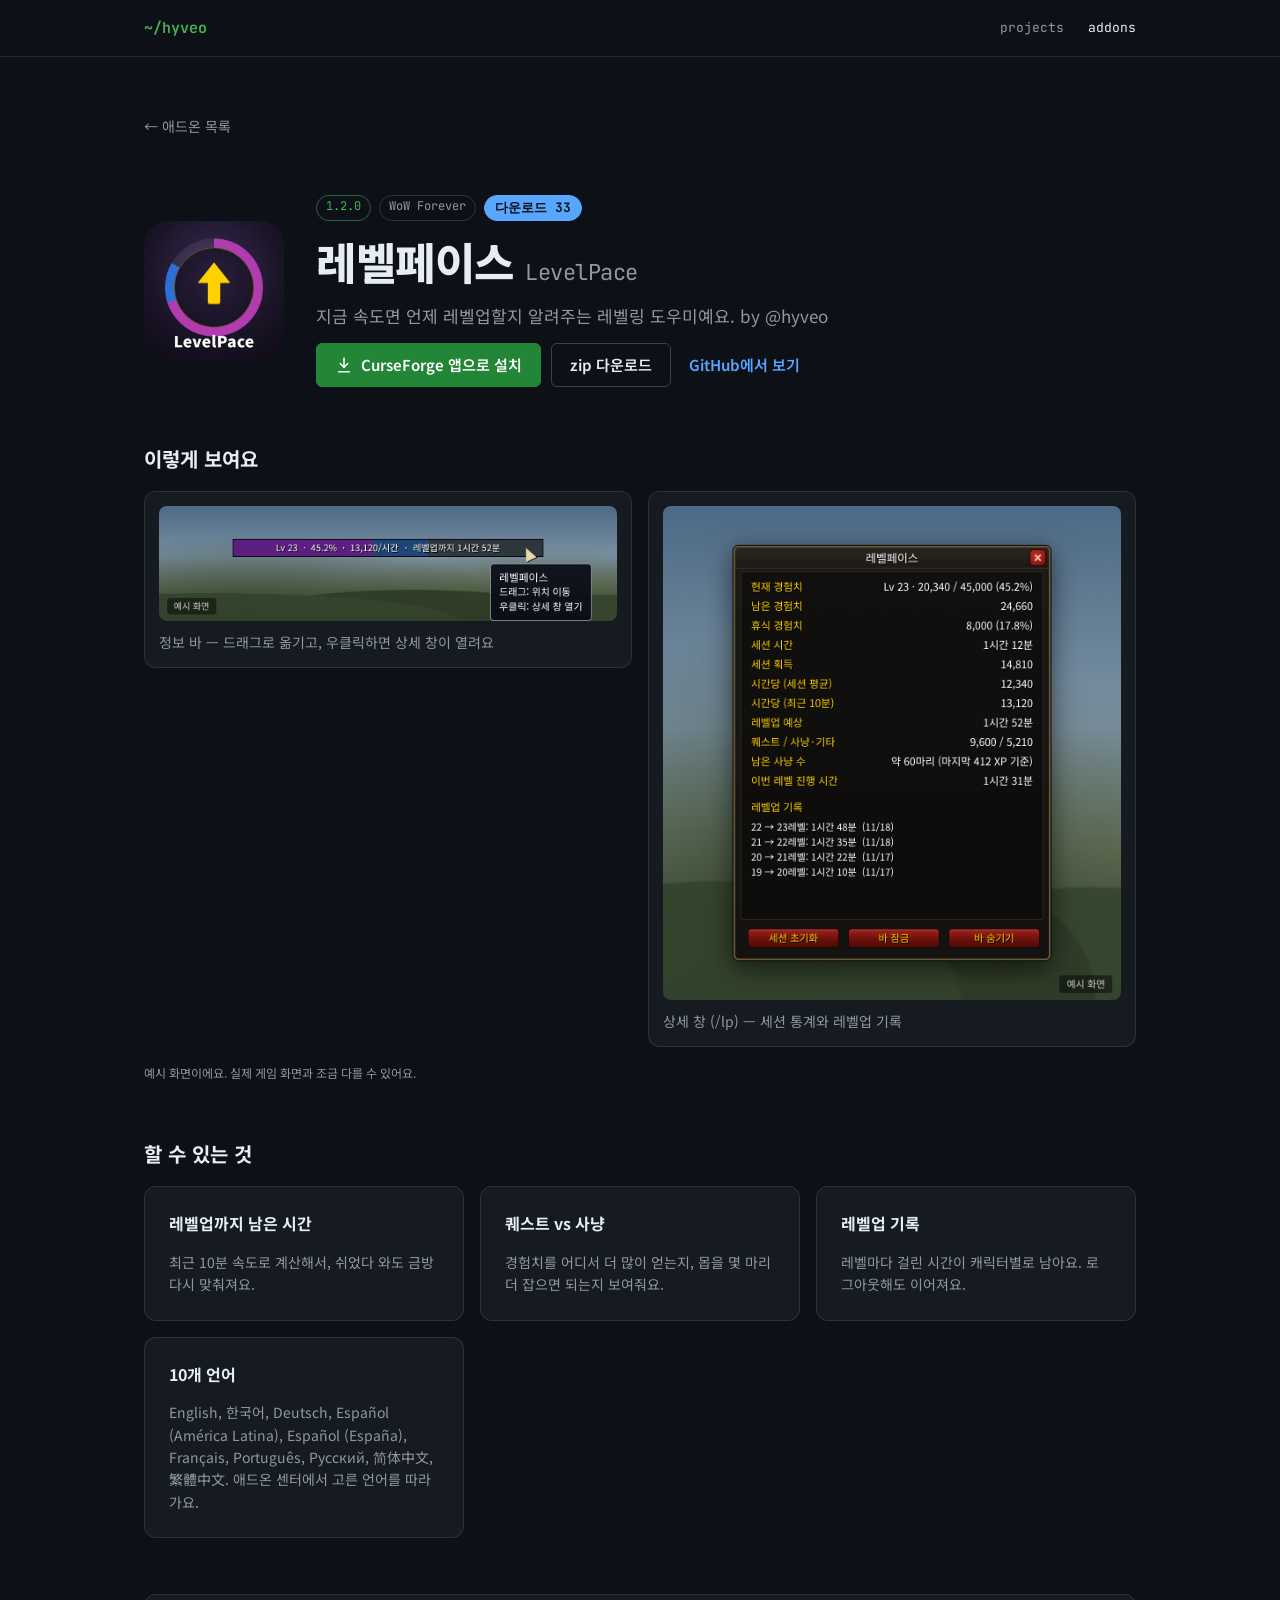
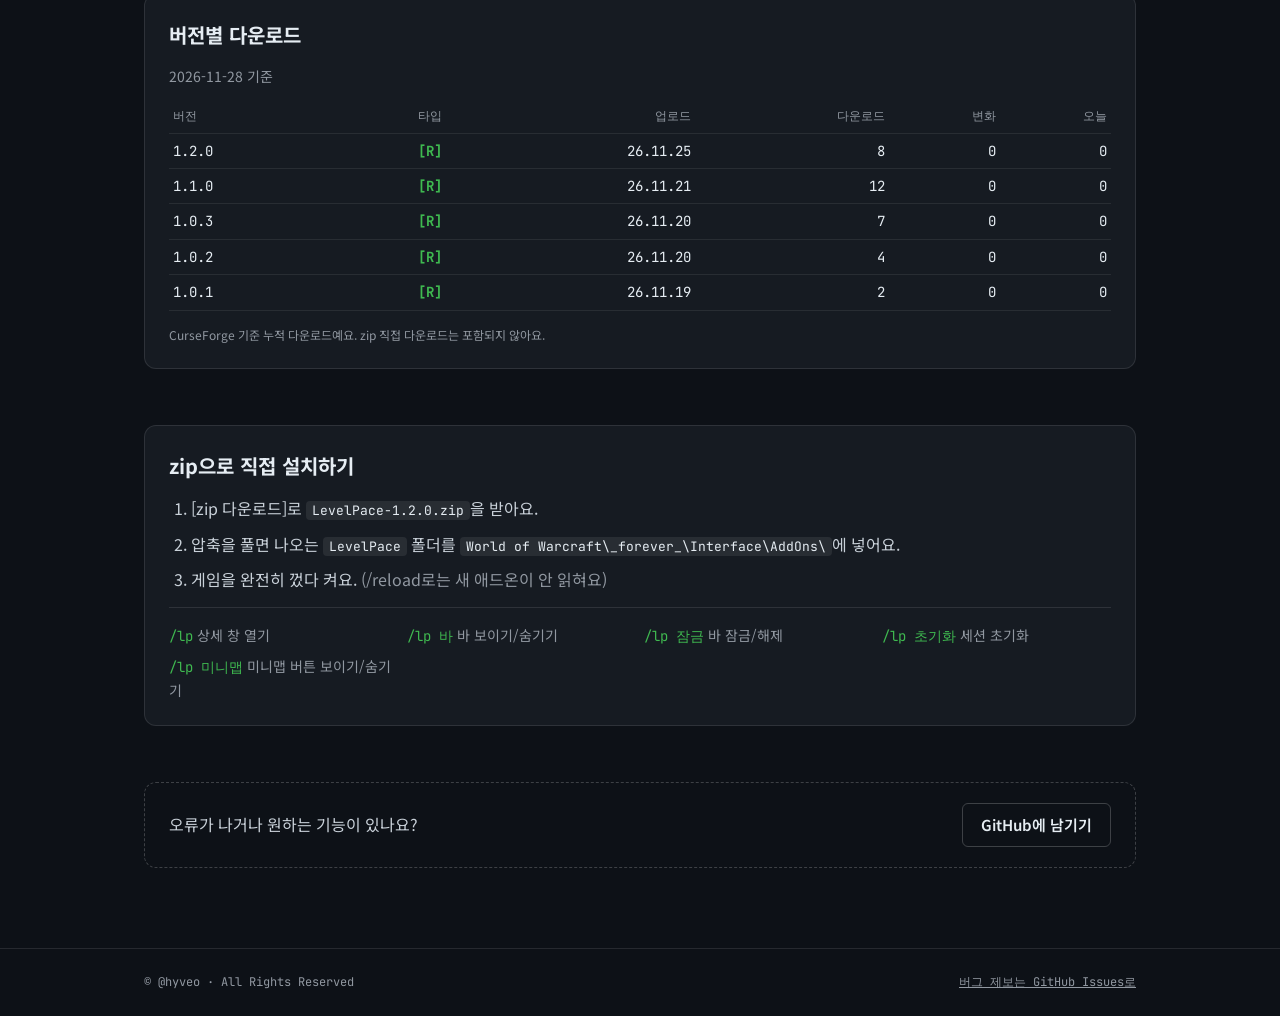
<file: public/addons/levelpace/index.html>
<!doctype html>
<html lang="ko">
<head>
<meta charset="utf-8">
<meta name="viewport" content="width=device-width, initial-scale=1">
<title>레벨페이스 (LevelPace) · hyveo</title>
<meta name="description" content="시간당 경험치와 레벨업까지 남은 시간을 작은 바로 보여주는 레벨링 도우미예요. 퀘스트·사냥 경험치 구분, 레벨업 기록까지.">
<meta property="og:title" content="레벨페이스 (LevelPace) · hyveo">
<meta property="og:description" content="시간당 경험치와 레벨업까지 남은 시간을 작은 바로 보여주는 레벨링 도우미예요. 퀘스트·사냥 경험치 구분, 레벨업 기록까지.">
<link rel="icon" href="../../addons/img/hyveocenter-icon.png">
<link rel="preconnect" href="https://fonts.googleapis.com">
<link href="https://fonts.googleapis.com/css2?family=Noto+Sans+KR:wght@400;500;700;800&family=JetBrains+Mono:wght@400;600&display=swap" rel="stylesheet">
<script async src="https://www.googletagmanager.com/gtag/js?id=G-9G9M8R1CRC"></script>
<script>window.dataLayer=window.dataLayer||[];function gtag(){dataLayer.push(arguments);}gtag('js',new Date());gtag('config','G-9G9M8R1CRC');</script>
<style>
*{box-sizing:border-box}
body{margin:0;background:#0D1117;color:#E6EDF3;font-family:'Noto Sans KR',system-ui,sans-serif;line-height:1.6}
a{color:#58A6FF}a:hover{color:#79C0FF}
.mono{font-family:'JetBrains Mono',ui-monospace,monospace}
header{border-bottom:1px solid rgba(255,255,255,.1)}
.wrap{max-width:1040px;margin:0 auto;padding:0 24px}
.top{display:flex;flex-wrap:wrap;gap:16px;align-items:center;justify-content:space-between;padding:16px 24px}
.brand{font-weight:600;color:#3FB950;text-decoration:none;font-size:15px}
nav{display:flex;gap:24px;font-size:13px}
nav a{color:#9198A1;text-decoration:none}nav a.on{color:#E6EDF3}
main{padding:56px 0 80px;display:flex;flex-direction:column;gap:56px}
h1{margin:0;font-size:clamp(32px,5vw,44px);font-weight:800;letter-spacing:-.5px;line-height:1.2}
h2{margin:0;font-size:20px;font-weight:700}
h3{margin:0;font-size:17px;font-weight:700}
.eyebrow{margin:0;font-size:13px;color:#3FB950}
.lead{margin:0;font-size:17px;color:#9198A1;max-width:640px}
.story{margin:0;font-size:13px;color:#9198A1;font-style:italic}
.btns{display:flex;flex-wrap:wrap;gap:10px}
.btn{display:inline-flex;align-items:center;gap:8px;min-height:44px;padding:0 18px;border-radius:6px;font-weight:600;font-size:15px;text-decoration:none;border:1px solid rgba(255,255,255,.2);color:#E6EDF3;background:transparent}
.btn:hover{color:#fff;border-color:rgba(255,255,255,.4)}
.btn.primary{background:#238636;border-color:#238636;color:#fff}
.btn.primary:hover{background:#2ea043}
.btn.light{background:#E6EDF3;color:#0D1117;border-color:#E6EDF3}
.btn.link{border:0;padding:0 8px;color:#58A6FF}
.grid{display:grid;grid-template-columns:repeat(auto-fit,minmax(300px,1fr));gap:16px}
.box{background:#161B22;border:1px solid rgba(255,255,255,.1);border-radius:12px;padding:24px;display:flex;flex-direction:column;gap:14px}
.box.rec{border-color:#3FB950}
.muted{color:#9198A1;font-size:14px;margin:0}
.badge{display:inline-block;font-size:12px;border-radius:999px;padding:1px 9px;border:1px solid rgba(255,255,255,.15);color:#9198A1}
.badge.ver{color:#3FB950;border-color:rgba(63,185,80,.5)}
.badge.wait{color:#E3B341;border-color:rgba(227,179,65,.5)}
.badge.rec{background:#3FB950;color:#0D1117;border-color:#3FB950;font-weight:600}
.badge.dl{color:#0D1117;background:#58A6FF;border-color:#58A6FF;font-weight:700;font-size:13px;padding:2px 10px}
.stats{display:grid;grid-template-columns:repeat(auto-fit,minmax(130px,1fr));gap:12px}
.stat{background:#0D1117;border:1px solid rgba(255,255,255,.1);border-radius:10px;padding:14px 16px;display:flex;flex-direction:column;gap:2px}
.stat b{font-size:32px;font-weight:800;line-height:1.2}
.stat .up{color:#3FB950;font-size:13px}
.chart svg{display:block;width:100%;height:auto}
.vt{width:100%;border-collapse:collapse;font-size:14px}
.vt th,.vt td{padding:6px 4px;border-bottom:1px solid rgba(255,255,255,.08);text-align:right}
.vt th:first-child,.vt td:first-child{text-align:left}
.vt td.tR{color:#3FB950;font-weight:700}.vt td.tB{color:#E3B341;font-weight:700}.vt td.tA{color:#F85149;font-weight:700}
.vt th{color:#9198A1;font-weight:500;font-size:12px}
.vt .up{color:#3FB950}
.legend{display:flex;flex-wrap:wrap;gap:14px;font-size:13px;color:#9198A1}
.legend i{display:inline-block;width:10px;height:10px;border-radius:3px;margin-right:6px;vertical-align:middle}
.card{background:#161B22;border:1px solid rgba(255,255,255,.1);border-radius:12px;padding:24px;display:flex;flex-direction:column;gap:16px}
.card .head{display:flex;gap:16px;align-items:center}
.card .head img{width:64px;height:64px;border-radius:12px;flex-shrink:0}
.card .shot{width:100%;aspect-ratio:16/9;object-fit:cover;border-radius:8px;border:1px solid rgba(255,255,255,.08);display:block}
.card .btns{margin-top:auto}.card .btn.cf{flex:1 1 100%;justify-content:center}
.cards{display:grid;grid-template-columns:repeat(auto-fit,minmax(320px,1fr));gap:16px}
code{font-family:'JetBrains Mono',ui-monospace,monospace;font-size:13px;background:rgba(255,255,255,.08);padding:1px 6px;border-radius:4px;color:#E6EDF3}
.hero{display:flex;flex-wrap:wrap;gap:32px;align-items:center}
.hero img{width:140px;height:140px;border-radius:24px}
.hero .txt{flex:999 1 420px;min-width:0;display:flex;flex-direction:column;gap:14px}
figure{margin:0;background:#161B22;border:1px solid rgba(255,255,255,.1);border-radius:12px;padding:14px;display:flex;flex-direction:column;gap:10px}
figure img{width:100%;border-radius:8px;display:block}
figcaption{font-size:14px;color:#9198A1}
ol{margin:0;padding-left:22px;display:flex;flex-direction:column;gap:10px;color:#C9D1D9}
.cmds{display:grid;grid-template-columns:repeat(auto-fit,minmax(200px,1fr));gap:8px;border-top:1px solid rgba(255,255,255,.1);padding-top:16px;font-size:14px}
.cmds span{color:#9198A1}
.note{border:1px dashed rgba(255,255,255,.2);border-radius:12px;padding:20px 24px;display:flex;flex-wrap:wrap;gap:12px;align-items:center;justify-content:space-between}
footer{border-top:1px solid rgba(255,255,255,.1)}
footer .wrap{display:flex;flex-wrap:wrap;gap:12px;justify-content:space-between;padding:24px;font-size:12px;color:#9198A1}
footer a{color:#9198A1}
</style>
</head>
<body>
<header><div class="wrap top">
<a class="brand mono" href="../../">~/hyveo</a>
<nav class="mono" aria-label="주 메뉴"><a href="../../">projects</a><a class="on" href="../../addons/">addons</a></nav>
</div></header>
<div class="wrap"><main>
<p style="margin:0"><a href="../" style="color:#9198A1;text-decoration:none;font-size:14px">← 애드온 목록</a></p>
<section class="hero">
<img src="../img/levelpace-icon.png" alt="레벨페이스 아이콘" width="140" height="140">
<div class="txt">
<div style="display:flex;flex-wrap:wrap;gap:8px"><span class="badge ver mono">1.2.0</span><span class="badge mono">WoW Forever</span><span class="badge dl mono" data-dl="levelpace" hidden></span></div>
<h1>레벨페이스 <span class="mono" style="font-size:22px;font-weight:400;color:#9198A1">LevelPace</span></h1>
<p class="lead">지금 속도면 언제 레벨업할지 알려주는 레벨링 도우미예요. by @hyveo</p>
<div class="btns"><a class="btn primary cf" href="https://www.curseforge.com/wow/addons/levelpace"><svg width="18" height="18" viewBox="0 0 24 24" fill="none" stroke="currentColor" stroke-width="2" stroke-linecap="round" stroke-linejoin="round" aria-hidden="true"><path d="M12 3v12"/><path d="m7 10 5 5 5-5"/><path d="M5 21h14"/></svg>CurseForge 앱으로 설치</a>
<a class="btn" href="https://github.com/hyveo/wow-forever-addons/releases/download/LevelPace-v1.2.0/LevelPace-1.2.0.zip">zip 다운로드</a>
<a class="btn link" href="https://github.com/hyveo/wow-forever-addons/tree/main/addons/LevelPace">GitHub에서 보기</a></div>
</div></section>

<section style="display:flex;flex-direction:column;gap:16px" aria-labelledby="shots">
<h2 id="shots">이렇게 보여요</h2>
<div class="grid" style="align-items:start"><figure><img src="../img/levelpace-bar.png" alt="정보 바 — 드래그로 옮기고, 우클릭하면 상세 창이 열려요" loading="lazy"><figcaption>정보 바 — 드래그로 옮기고, 우클릭하면 상세 창이 열려요</figcaption></figure>
<figure><img src="../img/levelpace-window.png" alt="상세 창 (/lp) — 세션 통계와 레벨업 기록" loading="lazy"><figcaption>상세 창 (/lp) — 세션 통계와 레벨업 기록</figcaption></figure></div>
<p class="muted" style="font-size:12px">예시 화면이에요. 실제 게임 화면과 조금 다를 수 있어요.</p>
</section>

<section style="display:flex;flex-direction:column;gap:16px" aria-labelledby="feat">
<h2 id="feat">할 수 있는 것</h2>
<div class="grid"><div class="box"><h3 style="font-size:16px">레벨업까지 남은 시간</h3><p class="muted">최근 10분 속도로 계산해서, 쉬었다 와도 금방 다시 맞춰져요.</p></div>
<div class="box"><h3 style="font-size:16px">퀘스트 vs 사냥</h3><p class="muted">경험치를 어디서 더 많이 얻는지, 몹을 몇 마리 더 잡으면 되는지 보여줘요.</p></div>
<div class="box"><h3 style="font-size:16px">레벨업 기록</h3><p class="muted">레벨마다 걸린 시간이 캐릭터별로 남아요. 로그아웃해도 이어져요.</p></div>
<div class="box"><h3 style="font-size:16px">10개 언어</h3><p class="muted">English, 한국어, Deutsch, Español (América Latina), Español (España), Français, Português, Русский, 简体中文, 繁體中文. 애드온 센터에서 고른 언어를 따라가요.</p></div></div></section>

<section class="box" data-dl-versions="levelpace" hidden aria-labelledby="vdl">
<h2 id="vdl">버전별 다운로드</h2>
<p class="muted vwhen"></p>
<div class="vbody"></div>
<p class="muted" style="font-size:12px">CurseForge 기준 누적 다운로드예요. zip 직접 다운로드는 포함되지 않아요.</p>
</section>

<section class="box" aria-labelledby="inst">
<h2 id="inst">zip으로 직접 설치하기</h2>
<ol>
<li>[zip 다운로드]로 <code>LevelPace-1.2.0.zip</code>을 받아요.</li>
<li>압축을 풀면 나오는 <code>LevelPace</code> 폴더를 <code>World of Warcraft\_forever_\Interface\AddOns\</code>에 넣어요.</li>
<li>게임을 완전히 껐다 켜요. <span style="color:#9198A1">(/reload로는 새 애드온이 안 읽혀요)</span></li>
</ol>
<div class="cmds"><div><span class="mono" style="color:#3FB950">/lp</span> <span>상세 창 열기</span></div>
<div><span class="mono" style="color:#3FB950">/lp 바</span> <span>바 보이기/숨기기</span></div>
<div><span class="mono" style="color:#3FB950">/lp 잠금</span> <span>바 잠금/해제</span></div>
<div><span class="mono" style="color:#3FB950">/lp 초기화</span> <span>세션 초기화</span></div>
<div><span class="mono" style="color:#3FB950">/lp 미니맵</span> <span>미니맵 버튼 보이기/숨기기</span></div></div>
</section>

<section class="note"><p style="margin:0;color:#C9D1D9">오류가 나거나 원하는 기능이 있나요?</p>
<a class="btn" href="https://github.com/hyveo/wow-forever-addons/issues">GitHub에 남기기</a></section>
</main></div>
<script data-src="../../addons/downloads.json">
(function(){
  var COLORS={"centerbar":"#58A6FF","levelpace":"#A371F7","hyveo-center":"#E3B341"};
  var url=document.currentScript.getAttribute('data-src');
  function n(x){return Number(x||0).toLocaleString('ko-KR');}
  function el(tag,attrs,text){var e=document.createElementNS('http://www.w3.org/2000/svg',tag);for(var k in attrs)e.setAttribute(k,attrs[k]);if(text!=null)e.textContent=text;return e;}
  var TK={"R":"[R]","B":"[B]","A":"[A]"},TN={"R":"정식","B":"베타","A":"알파"};
  Promise.all([fetch(url,{cache:'no-cache'}).then(function(r){return r.json();}),
    fetch(url.replace('downloads.json','files.json'),{cache:'no-cache'}).then(function(r){return r.ok?r.json():{};}).catch(function(){return {};})
  ]).then(function(rs){var d=rs[0],FM=(rs[1]||{}).files||{};
    var h=d.history||[];if(!h.length)return;
    var last=h[h.length-1],prev=h.length>1?h[h.length-2]:null,keys=Object.keys(d.addons||{});
    var today=last.at.slice(0,10),day0=null;for(var q=h.length-1;q>=0;q--){if(h[q].at.slice(0,10)<today){day0=h[q];break;}}
    document.querySelectorAll('[data-dl]').forEach(function(b){var k=b.getAttribute('data-dl');if(last[k]==null)return;b.textContent='다운로드 '+n(last[k]);b.hidden=false;});
    var vlast=null,vprev=null;for(var i=h.length-1;i>=0;i--){if(h[i].versions){if(!vlast)vlast=h[i];else{vprev=h[i];break;}}}
    document.querySelectorAll('[data-dl-versions]').forEach(function(w){
      var k=w.getAttribute('data-dl-versions'),v=vlast&&vlast.versions[k];if(!v)return;
      var t=document.createElement('table');t.className='vt mono';
      var dvr=null;for(var z=h.length-1;z>=0;z--){if(h[z].at.slice(0,10)<today&&h[z].versions){dvr=h[z];break;}}
      var dv=dvr?dvr.versions[k]||{}:null;
      var pv=vprev&&vprev!==dvr?vprev.versions[k]:null;
      var fm=FM[k]||{},hasM=Object.keys(fm).length>0;
      var hr=document.createElement('tr');['버전',hasM?'타입':'',hasM?'업로드':'','다운로드',pv?'변화':'',dv?'오늘':''].forEach(function(x){if(x==='')return;var th=document.createElement('th');th.textContent=x;hr.appendChild(th);});t.appendChild(hr);
      Object.keys(v).forEach(function(ver){var tr=document.createElement('tr');
        var a=document.createElement('td');a.textContent=ver;tr.appendChild(a);
        if(hasM){var m=fm[ver]||{};var ty=document.createElement('td');ty.textContent=TK[m.type]||'';ty.title=TN[m.type]||'';ty.className='t'+(m.type||'');tr.appendChild(ty);
          var up=document.createElement('td');up.textContent=m.uploaded?m.uploaded.slice(2,10).replace(/-/g,'.'):'';tr.appendChild(up);}
        var b=document.createElement('td');b.textContent=n(v[ver]);tr.appendChild(b);
        if(pv){var c=document.createElement('td');var dd=v[ver]-(pv[ver]||0);c.textContent=(dd>0?'+':'')+n(dd);if(dd>0)c.className='up';tr.appendChild(c);}
        if(dv){var c2=document.createElement('td');var dt=v[ver]-(dv[ver]||0);c2.textContent=(dt>0?'+':'')+n(dt);if(dt>0)c2.className='up';tr.appendChild(c2);}
        t.appendChild(tr);});
      var tgt=w.querySelector('.vbody')||w;tgt.textContent='';tgt.appendChild(t);
      var when=w.querySelector('.vwhen');if(when)when.textContent=vlast.at.slice(0,10)+' 기준';
      w.hidden=false;
    });
    var box=document.getElementById('downloads');if(!box)return;box.hidden=false;
    var total=function(r){return keys.reduce(function(s,k){return s+(r[k]||0);},0);};
    var stats=box.querySelector('.stats');stats.textContent='';
    [['total','전체']].concat(keys.map(function(k){return [k,d.addons[k]];})).forEach(function(p){
      var v=p[0]==='total'?total(last):(last[p[0]]||0),pv=prev?(p[0]==='total'?total(prev):(prev[p[0]]||0)):null;
      var c=document.createElement('div');c.className='stat';
      var l=document.createElement('span');l.className='muted';l.textContent=p[1];
      var b=document.createElement('b');b.textContent=n(v);
      c.appendChild(l);c.appendChild(b);
      if(day0){var dv0=p[0]==='total'?total(day0):(day0[p[0]]||0);var td=document.createElement('span');td.className='up mono';td.style.fontWeight='700';td.textContent='오늘 +'+n(v-dv0);c.appendChild(td);}
      if(pv!=null){var u=document.createElement('span');u.className='up mono';u.textContent=(v-pv>=0?'+':'')+n(v-pv)+' 지난 기록 대비';c.appendChild(u);}
      stats.appendChild(c);
    });
    var periods=box.querySelector('.periods');
    if(periods){
      var y=+today.slice(0,4),mo=+today.slice(5,7),dd=+today.slice(8,10);
      var dow=new Date(Date.UTC(y,mo-1,dd)).getUTCDay(),mon=new Date(Date.UTC(y,mo-1,dd-((dow+6)%7))).toISOString().slice(0,10);
      var monthStart=today.slice(0,8)+'01';
      function baseFor(start){for(var q=h.length-1;q>=0;q--){if(h[q].at.slice(0,10)<start)return {r:h[q],partial:false};}return {r:{},partial:true};}
      var rows=[['오늘',baseFor(today)],['이번 주 ('+mon.slice(5).replace('-','/')+'~)',baseFor(mon)],['이번 달 ('+mo+'월)',baseFor(monthStart)]];
      var t=document.createElement('table');t.className='vt mono';
      var hr=document.createElement('tr');['기간','전체'].concat(keys.map(function(k){return d.addons[k];})).forEach(function(x){var th=document.createElement('th');th.textContent=x;hr.appendChild(th);});t.appendChild(hr);
      var note=false;
      rows.forEach(function(rw){var b=rw[1].r;var tr=document.createElement('tr');var a=document.createElement('td');a.textContent=rw[0]+(rw[1].partial?' *':'');if(rw[1].partial)note=true;tr.appendChild(a);
        [total(last)-total(b)].concat(keys.map(function(k){return (last[k]||0)-(b[k]||0);})).forEach(function(v2){var c=document.createElement('td');c.textContent='+'+n(v2);if(v2>0)c.className='up';tr.appendChild(c);});t.appendChild(tr);});
      periods.textContent='';periods.appendChild(t);
      if(note){var nt=document.createElement('p');nt.className='muted';nt.style.fontSize='12px';nt.textContent='* 이 기간 시작 전 기록이 없어 첫 배포부터의 누적으로 계산했어요.';periods.appendChild(nt);}
      periods.hidden=false;
    }
    box.querySelector('.when').textContent=last.at.slice(0,10)+' 기준 · CurseForge 누적 다운로드';
    var wrap=box.querySelector('.chart');
    function draw(){
      wrap.textContent='';var W=Math.max(280,wrap.clientWidth),H=200,P={l:40,r:12,t:12,b:26};
      var max=Math.max(1,d3max());function d3max(){var m=0;h.forEach(function(r){keys.forEach(function(k){m=Math.max(m,r[k]||0);});});return m;}
      var svg=el('svg',{viewBox:'0 0 '+W+' '+H,role:'img','aria-label':'애드온별 누적 다운로드 추이'});
      var x=function(i){return h.length<2?(P.l+(W-P.l-P.r)/2):P.l+i*(W-P.l-P.r)/(h.length-1);};
      var y=function(v){return P.t+(H-P.t-P.b)*(1-v/max);};
      [0,.5,1].forEach(function(f){var v=Math.round(max*f);svg.appendChild(el('line',{x1:P.l,x2:W-P.r,y1:y(v),y2:y(v),stroke:'rgba(255,255,255,.08)'}));svg.appendChild(el('text',{x:P.l-6,y:y(v)+4,'text-anchor':'end','font-size':11,fill:'#9198A1'},n(v)));});
      [0,h.length-1].filter(function(i,j,a){return a.indexOf(i)===j;}).forEach(function(i){svg.appendChild(el('text',{x:x(i),y:H-6,'text-anchor':i===0&&h.length>1?'start':(h.length>1?'end':'middle'),'font-size':11,fill:'#9198A1'},h[i].at.slice(5,10)));});
      keys.forEach(function(k){
        var pts=h.map(function(r,i){return x(i)+','+y(r[k]||0);}).join(' ');
        if(h.length>1)svg.appendChild(el('polyline',{points:pts,fill:'none',stroke:COLORS[k]||'#E6EDF3','stroke-width':2}));
        h.forEach(function(r,i){var c=el('circle',{cx:x(i),cy:y(r[k]||0),r:3,fill:COLORS[k]||'#E6EDF3'});c.appendChild(el('title',{},(d.addons[k]||k)+' '+r.at.slice(0,10)+': '+n(r[k])));svg.appendChild(c);});
      });
      wrap.appendChild(svg);
    }
    draw();window.addEventListener('resize',draw);
    var lg=box.querySelector('.legend');lg.textContent='';keys.forEach(function(k){var s=document.createElement('span');var i=document.createElement('i');i.style.background=COLORS[k]||'#E6EDF3';s.appendChild(i);s.appendChild(document.createTextNode(d.addons[k]));lg.appendChild(s);});
  }).catch(function(){});
})();
</script>
<footer><div class="wrap mono">
<span>© @hyveo · All Rights Reserved</span>
<a href="https://github.com/hyveo/wow-forever-addons/issues">버그 제보는 GitHub Issues로</a>
</div></footer>
</body>
</html>
</file>
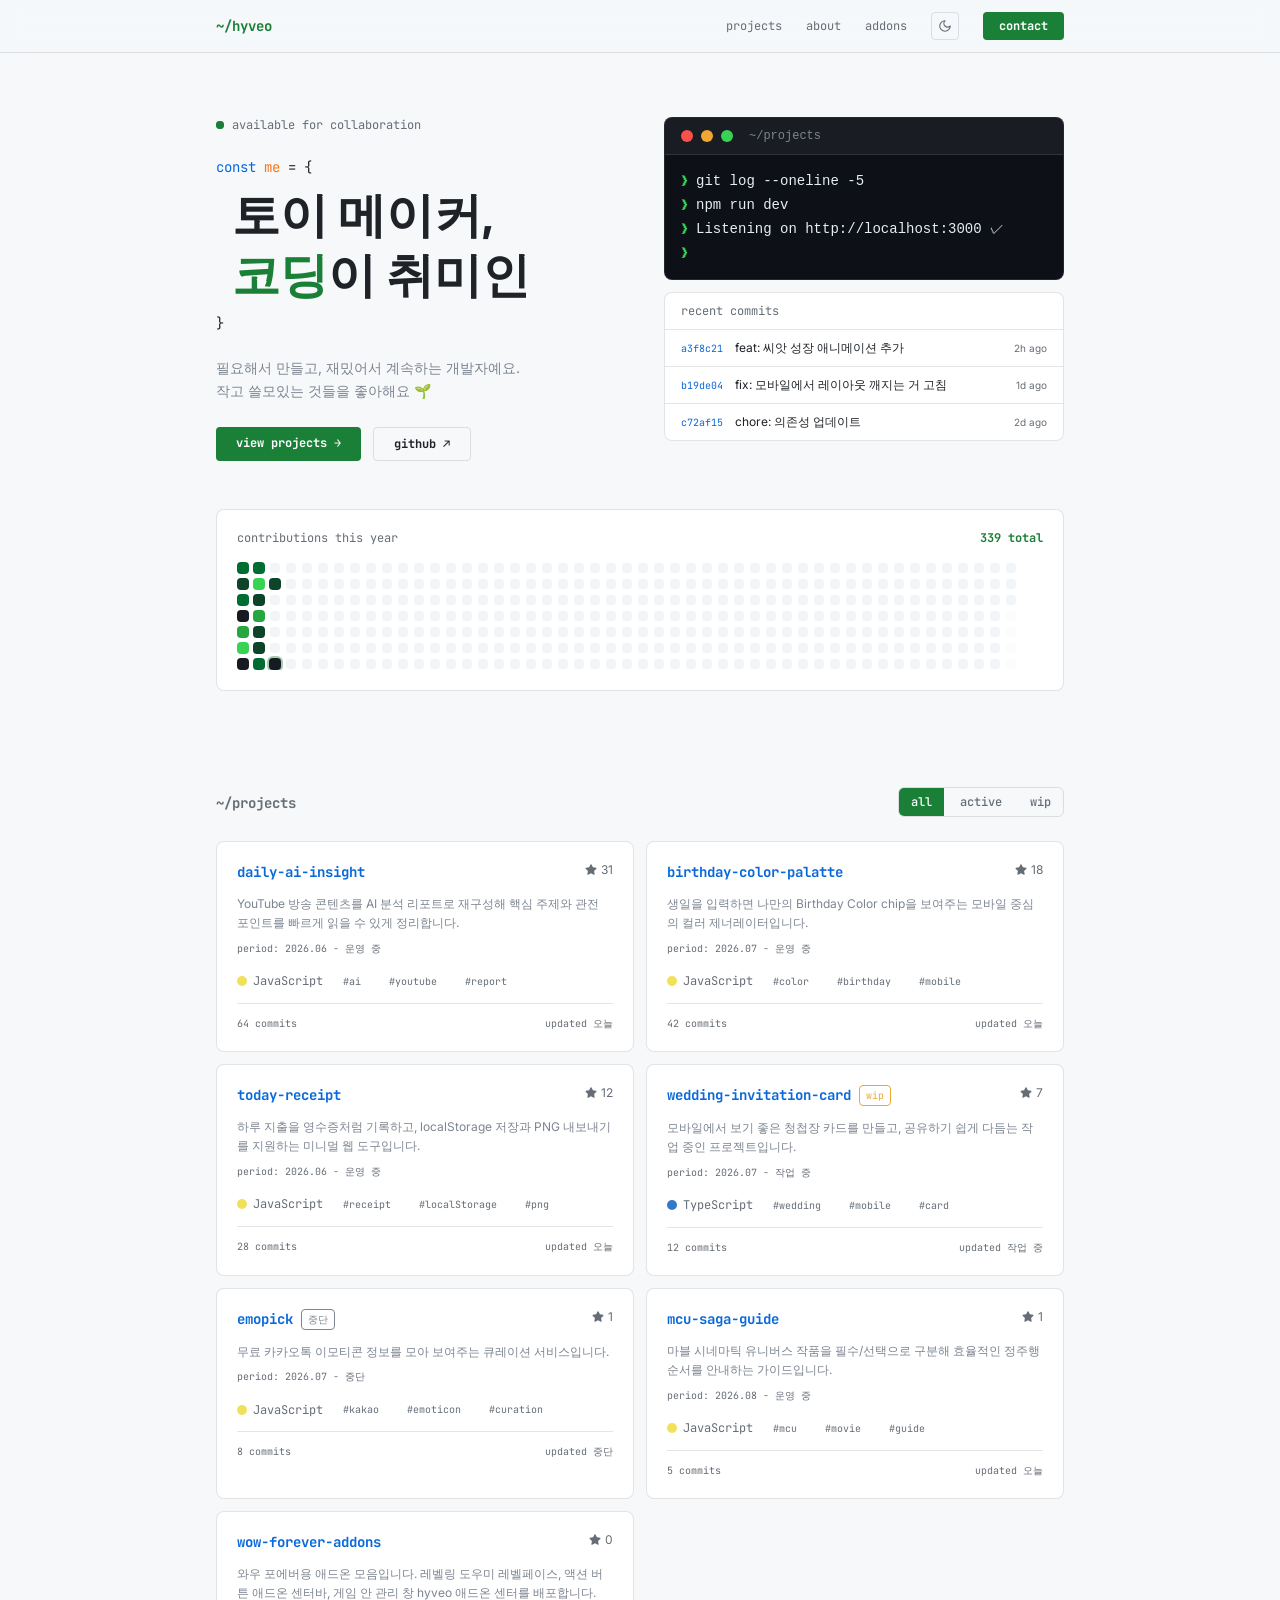
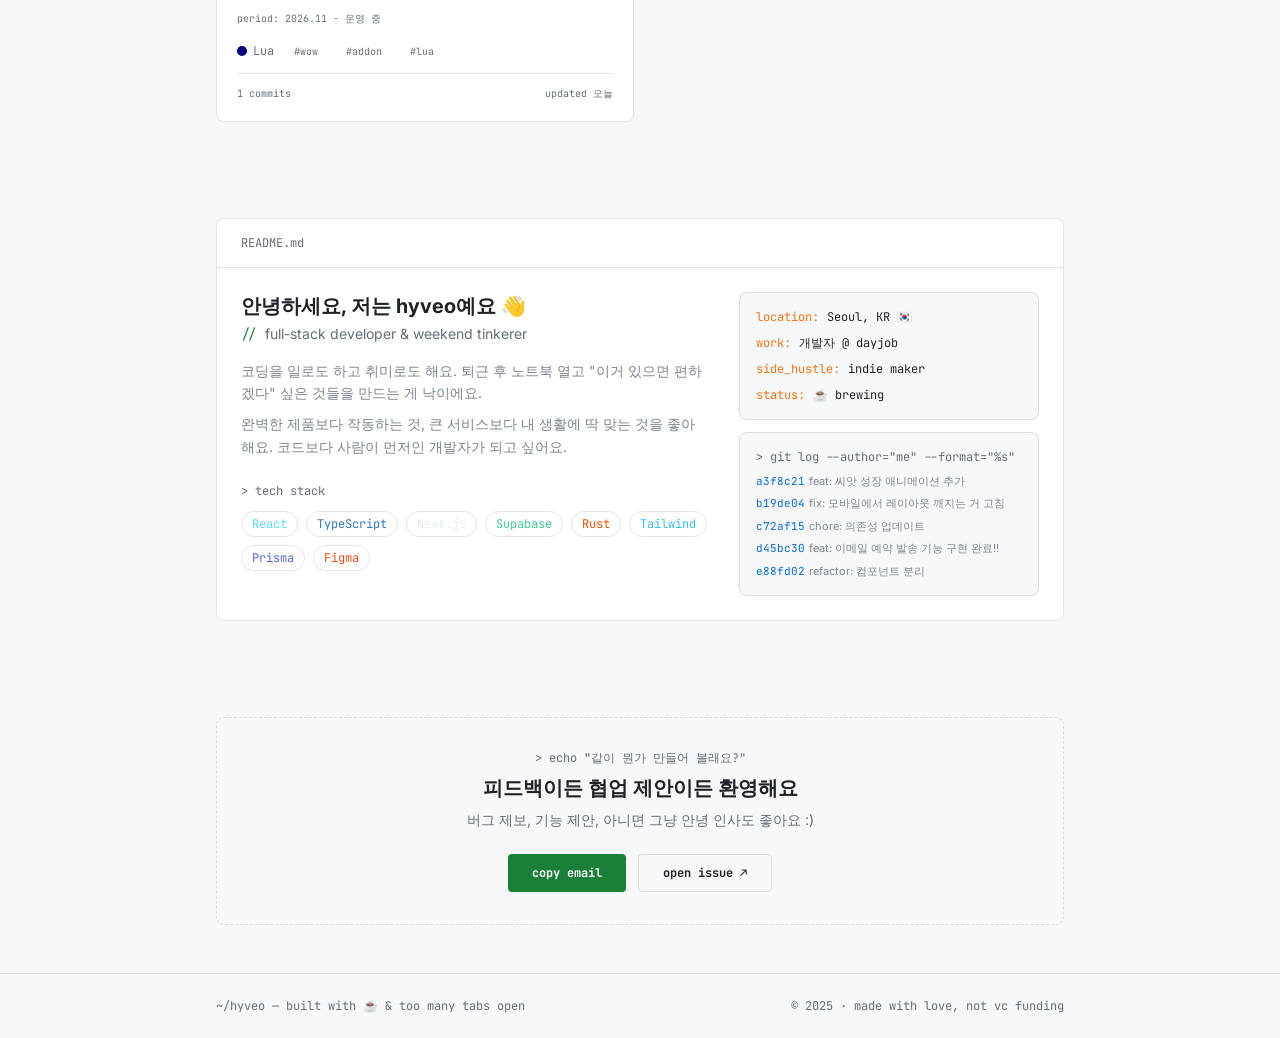
<file: index.template.html>
<!doctype html>
<html lang="ko">
  <head>
    <meta charset="UTF-8" />
    <meta name="viewport" content="width=device-width, initial-scale=1.0" />
    <title>hyveo</title>
    <meta
      name="description"
      content="HYVEO가 만든 토이 프로젝트와 공개 웹 서비스를 한 곳에서 살펴보는 프로젝트 허브입니다."
    />
    <!-- GOOGLE_ADSENSE_HEAD -->
    <script async src="https://www.googletagmanager.com/gtag/js?id=G-9G9M8R1CRC"></script>
    <script>
      window.dataLayer = window.dataLayer || [];
      function gtag(){dataLayer.push(arguments);}
      gtag('js', new Date());
      gtag('config', 'G-9G9M8R1CRC');
    </script>
    <style>html, body { height: 100%; margin: 0; } #root { height: 100%; }</style>
    <script type="module" crossorigin src="/assets/index-Bwrb_ED4.js"></script>
    <link rel="stylesheet" crossorigin href="/assets/index-BOtaf8ZN.css">
  </head>
  <body>
    <div id="root"></div>
  </body>
</html>
</file>
<file: assets/index-BOtaf8ZN.css>
@import"https://fonts.googleapis.com/css2?family=JetBrains+Mono:wght@400;500;600;700&family=Inter:wght@400;500;600;700&display=swap";/*! tailwindcss v4.1.12 | MIT License | https://tailwindcss.com */@layer properties{@supports (((-webkit-hyphens:none)) and (not (margin-trim:inline))) or ((-moz-orient:inline) and (not (color:rgb(from red r g b)))){*,:before,:after,::backdrop{--tw-translate-x:0;--tw-translate-y:0;--tw-translate-z:0;--tw-rotate-x:initial;--tw-rotate-y:initial;--tw-rotate-z:initial;--tw-skew-x:initial;--tw-skew-y:initial;--tw-space-y-reverse:0;--tw-space-x-reverse:0;--tw-divide-y-reverse:0;--tw-border-style:solid;--tw-leading:initial;--tw-font-weight:initial;--tw-tracking:initial;--tw-ordinal:initial;--tw-slashed-zero:initial;--tw-numeric-figure:initial;--tw-numeric-spacing:initial;--tw-numeric-fraction:initial;--tw-shadow:0 0 #0000;--tw-shadow-color:initial;--tw-shadow-alpha:100%;--tw-inset-shadow:0 0 #0000;--tw-inset-shadow-color:initial;--tw-inset-shadow-alpha:100%;--tw-ring-color:initial;--tw-ring-shadow:0 0 #0000;--tw-inset-ring-color:initial;--tw-inset-ring-shadow:0 0 #0000;--tw-ring-inset:initial;--tw-ring-offset-width:0px;--tw-ring-offset-color:#fff;--tw-ring-offset-shadow:0 0 #0000;--tw-outline-style:solid;--tw-backdrop-blur:initial;--tw-backdrop-brightness:initial;--tw-backdrop-contrast:initial;--tw-backdrop-grayscale:initial;--tw-backdrop-hue-rotate:initial;--tw-backdrop-invert:initial;--tw-backdrop-opacity:initial;--tw-backdrop-saturate:initial;--tw-backdrop-sepia:initial;--tw-duration:initial;--tw-ease:initial;--tw-content:"";--tw-animation-delay:0s;--tw-animation-direction:normal;--tw-animation-duration:initial;--tw-animation-fill-mode:none;--tw-animation-iteration-count:1;--tw-enter-blur:0;--tw-enter-opacity:1;--tw-enter-rotate:0;--tw-enter-scale:1;--tw-enter-translate-x:0;--tw-enter-translate-y:0;--tw-exit-blur:0;--tw-exit-opacity:1;--tw-exit-rotate:0;--tw-exit-scale:1;--tw-exit-translate-x:0;--tw-exit-translate-y:0}}}@layer theme{:root,:host{--font-sans:ui-sans-serif,system-ui,sans-serif,"Apple Color Emoji","Segoe UI Emoji","Segoe UI Symbol","Noto Color Emoji";--font-mono:ui-monospace,SFMono-Regular,Menlo,Monaco,Consolas,"Liberation Mono","Courier New",monospace;--color-gray-100:oklch(96.7% .003 264.542);--color-black:#000;--color-white:#fff;--spacing:.25rem;--container-xs:20rem;--container-sm:24rem;--container-lg:32rem;--container-4xl:56rem;--text-xs:.75rem;--text-xs--line-height:calc(1/.75);--text-sm:.875rem;--text-sm--line-height:calc(1.25/.875);--text-base:1rem;--text-base--line-height: 1.5 ;--text-lg:1.125rem;--text-lg--line-height:calc(1.75/1.125);--text-xl:1.25rem;--text-xl--line-height:calc(1.75/1.25);--text-2xl:1.5rem;--text-4xl:2.25rem;--text-4xl--line-height:calc(2.5/2.25);--text-5xl:3rem;--text-5xl--line-height:1;--font-weight-normal:400;--font-weight-medium:500;--font-weight-semibold:600;--font-weight-bold:700;--tracking-tight:-.025em;--tracking-widest:.1em;--leading-tight:1.25;--leading-relaxed:1.625;--radius-xs:.125rem;--ease-in-out:cubic-bezier(.4,0,.2,1);--animate-ping:ping 1s cubic-bezier(0,0,.2,1)infinite;--animate-pulse:pulse 2s cubic-bezier(.4,0,.6,1)infinite;--blur-md:12px;--aspect-video:16/9;--default-transition-duration:.15s;--default-transition-timing-function:cubic-bezier(.4,0,.2,1);--default-font-family:var(--font-sans);--default-mono-font-family:var(--font-mono);--color-border:var(--border)}}@layer base{*,:after,:before,::backdrop{box-sizing:border-box;border:0 solid;margin:0;padding:0}::file-selector-button{box-sizing:border-box;border:0 solid;margin:0;padding:0}html,:host{-webkit-text-size-adjust:100%;-moz-tab-size:4;tab-size:4;line-height:1.5;font-family:var(--default-font-family,ui-sans-serif,system-ui,sans-serif,"Apple Color Emoji","Segoe UI Emoji","Segoe UI Symbol","Noto Color Emoji");font-feature-settings:var(--default-font-feature-settings,normal);font-variation-settings:var(--default-font-variation-settings,normal);-webkit-tap-highlight-color:transparent}hr{height:0;color:inherit;border-top-width:1px}abbr:where([title]){-webkit-text-decoration:underline dotted;text-decoration:underline dotted}h1,h2,h3,h4,h5,h6{font-size:inherit;font-weight:inherit}a{color:inherit;-webkit-text-decoration:inherit;text-decoration:inherit}b,strong{font-weight:bolder}code,kbd,samp,pre{font-family:var(--default-mono-font-family,ui-monospace,SFMono-Regular,Menlo,Monaco,Consolas,"Liberation Mono","Courier New",monospace);font-feature-settings:var(--default-mono-font-feature-settings,normal);font-variation-settings:var(--default-mono-font-variation-settings,normal);font-size:1em}small{font-size:80%}sub,sup{vertical-align:baseline;font-size:75%;line-height:0;position:relative}sub{bottom:-.25em}sup{top:-.5em}table{text-indent:0;border-color:inherit;border-collapse:collapse}:-moz-focusring{outline:auto}progress{vertical-align:baseline}summary{display:list-item}ol,ul,menu{list-style:none}img,svg,video,canvas,audio,iframe,embed,object{vertical-align:middle;display:block}img,video{max-width:100%;height:auto}button,input,select,optgroup,textarea{font:inherit;font-feature-settings:inherit;font-variation-settings:inherit;letter-spacing:inherit;color:inherit;opacity:1;background-color:#0000;border-radius:0}::file-selector-button{font:inherit;font-feature-settings:inherit;font-variation-settings:inherit;letter-spacing:inherit;color:inherit;opacity:1;background-color:#0000;border-radius:0}:where(select:is([multiple],[size])) optgroup{font-weight:bolder}:where(select:is([multiple],[size])) optgroup option{padding-inline-start:20px}::file-selector-button{margin-inline-end:4px}::placeholder{opacity:1}@supports (not ((-webkit-appearance:-apple-pay-button))) or (contain-intrinsic-size:1px){::placeholder{color:currentColor}@supports (color:color-mix(in lab,red,red)){::placeholder{color:color-mix(in oklab,currentcolor 50%,transparent)}}}textarea{resize:vertical}::-webkit-search-decoration{-webkit-appearance:none}::-webkit-date-and-time-value{min-height:1lh;text-align:inherit}::-webkit-datetime-edit{display:inline-flex}::-webkit-datetime-edit-fields-wrapper{padding:0}::-webkit-datetime-edit{padding-block:0}::-webkit-datetime-edit-year-field{padding-block:0}::-webkit-datetime-edit-month-field{padding-block:0}::-webkit-datetime-edit-day-field{padding-block:0}::-webkit-datetime-edit-hour-field{padding-block:0}::-webkit-datetime-edit-minute-field{padding-block:0}::-webkit-datetime-edit-second-field{padding-block:0}::-webkit-datetime-edit-millisecond-field{padding-block:0}::-webkit-datetime-edit-meridiem-field{padding-block:0}::-webkit-calendar-picker-indicator{line-height:1}:-moz-ui-invalid{box-shadow:none}button,input:where([type=button],[type=reset],[type=submit]){-webkit-appearance:button;-moz-appearance:button;appearance:button}::file-selector-button{-webkit-appearance:button;-moz-appearance:button;appearance:button}::-webkit-inner-spin-button{height:auto}::-webkit-outer-spin-button{height:auto}[hidden]:where(:not([hidden=until-found])){display:none!important}*{border-color:var(--border);outline-color:var(--ring)}@supports (color:color-mix(in lab,red,red)){*{outline-color:color-mix(in oklab,var(--ring)50%,transparent)}}body{background-color:var(--background);color:var(--foreground)}html{font-size:var(--font-size)}h1{font-size:var(--text-2xl);font-weight:var(--font-weight-medium);line-height:1.5}h2{font-size:var(--text-xl);font-weight:var(--font-weight-medium);line-height:1.5}h3{font-size:var(--text-lg);font-weight:var(--font-weight-medium);line-height:1.5}h4,label,button{font-size:var(--text-base);font-weight:var(--font-weight-medium);line-height:1.5}input{font-size:var(--text-base);font-weight:var(--font-weight-normal);line-height:1.5}}@layer components;@layer utilities{.\@container\/card-header{container:card-header/inline-size}.pointer-events-none{pointer-events:none}.invisible{visibility:hidden}.sr-only{clip:rect(0,0,0,0);white-space:nowrap;border-width:0;width:1px;height:1px;margin:-1px;padding:0;position:absolute;overflow:hidden}.absolute{position:absolute}.fixed{position:fixed}.relative{position:relative}.sticky{position:sticky}.inset-0{inset:calc(var(--spacing)*0)}.inset-x-0{inset-inline:calc(var(--spacing)*0)}.inset-y-0{inset-block:calc(var(--spacing)*0)}.-top-12{top:calc(var(--spacing)*-12)}.top-0{top:calc(var(--spacing)*0)}.top-1\.5{top:calc(var(--spacing)*1.5)}.top-1\/2{top:50%}.top-3\.5{top:calc(var(--spacing)*3.5)}.top-4{top:calc(var(--spacing)*4)}.top-\[1px\]{top:1px}.top-\[50\%\]{top:50%}.top-\[60\%\]{top:60%}.top-full{top:100%}.-right-12{right:calc(var(--spacing)*-12)}.right-0{right:calc(var(--spacing)*0)}.right-1{right:calc(var(--spacing)*1)}.right-2{right:calc(var(--spacing)*2)}.right-3{right:calc(var(--spacing)*3)}.right-4{right:calc(var(--spacing)*4)}.-bottom-12{bottom:calc(var(--spacing)*-12)}.bottom-0{bottom:calc(var(--spacing)*0)}.-left-12{left:calc(var(--spacing)*-12)}.left-0{left:calc(var(--spacing)*0)}.left-1{left:calc(var(--spacing)*1)}.left-1\/2{left:50%}.left-2{left:calc(var(--spacing)*2)}.left-\[50\%\]{left:50%}.isolate{isolation:isolate}.z-10{z-index:10}.z-20{z-index:20}.z-50{z-index:50}.z-\[1\]{z-index:1}.col-start-2{grid-column-start:2}.row-span-2{grid-row:span 2/span 2}.row-start-1{grid-row-start:1}.-mx-1{margin-inline:calc(var(--spacing)*-1)}.mx-2{margin-inline:calc(var(--spacing)*2)}.mx-3\.5{margin-inline:calc(var(--spacing)*3.5)}.mx-auto{margin-inline:auto}.my-0\.5{margin-block:calc(var(--spacing)*.5)}.my-1{margin-block:calc(var(--spacing)*1)}.-mt-4{margin-top:calc(var(--spacing)*-4)}.mt-1\.5{margin-top:calc(var(--spacing)*1.5)}.mt-2{margin-top:calc(var(--spacing)*2)}.mt-3{margin-top:calc(var(--spacing)*3)}.mt-4{margin-top:calc(var(--spacing)*4)}.mt-6{margin-top:calc(var(--spacing)*6)}.mt-12{margin-top:calc(var(--spacing)*12)}.mt-auto{margin-top:auto}.mr-1{margin-right:calc(var(--spacing)*1)}.mr-2{margin-right:calc(var(--spacing)*2)}.mb-1{margin-bottom:calc(var(--spacing)*1)}.mb-2{margin-bottom:calc(var(--spacing)*2)}.mb-3{margin-bottom:calc(var(--spacing)*3)}.mb-4{margin-bottom:calc(var(--spacing)*4)}.mb-6{margin-bottom:calc(var(--spacing)*6)}.-ml-4{margin-left:calc(var(--spacing)*-4)}.ml-1{margin-left:calc(var(--spacing)*1)}.ml-2{margin-left:calc(var(--spacing)*2)}.ml-auto{margin-left:auto}.line-clamp-1{-webkit-line-clamp:1;-webkit-box-orient:vertical;display:-webkit-box;overflow:hidden}.block{display:block}.flex{display:flex}.grid{display:grid}.hidden{display:none}.inline-block{display:inline-block}.inline-flex{display:inline-flex}.table{display:table}.table-caption{display:table-caption}.table-cell{display:table-cell}.table-row{display:table-row}.field-sizing-content{field-sizing:content}.aspect-square{aspect-ratio:1}.aspect-video{aspect-ratio:var(--aspect-video)}.size-2{width:calc(var(--spacing)*2);height:calc(var(--spacing)*2)}.size-2\.5{width:calc(var(--spacing)*2.5);height:calc(var(--spacing)*2.5)}.size-3{width:calc(var(--spacing)*3);height:calc(var(--spacing)*3)}.size-3\.5{width:calc(var(--spacing)*3.5);height:calc(var(--spacing)*3.5)}.size-4{width:calc(var(--spacing)*4);height:calc(var(--spacing)*4)}.size-7{width:calc(var(--spacing)*7);height:calc(var(--spacing)*7)}.size-8{width:calc(var(--spacing)*8);height:calc(var(--spacing)*8)}.size-9{width:calc(var(--spacing)*9);height:calc(var(--spacing)*9)}.size-10{width:calc(var(--spacing)*10);height:calc(var(--spacing)*10)}.size-full{width:100%;height:100%}.h-1\.5{height:calc(var(--spacing)*1.5)}.h-2{height:calc(var(--spacing)*2)}.h-2\.5{height:calc(var(--spacing)*2.5)}.h-3{height:calc(var(--spacing)*3)}.h-4{height:calc(var(--spacing)*4)}.h-5{height:calc(var(--spacing)*5)}.h-7{height:calc(var(--spacing)*7)}.h-8{height:calc(var(--spacing)*8)}.h-9{height:calc(var(--spacing)*9)}.h-10{height:calc(var(--spacing)*10)}.h-12{height:calc(var(--spacing)*12)}.h-\[1\.15rem\]{height:1.15rem}.h-\[calc\(100\%-1px\)\]{height:calc(100% - 1px)}.h-\[var\(--radix-navigation-menu-viewport-height\)\]{height:var(--radix-navigation-menu-viewport-height)}.h-\[var\(--radix-select-trigger-height\)\]{height:var(--radix-select-trigger-height)}.h-auto{height:auto}.h-full{height:100%}.h-px{height:1px}.h-svh{height:100svh}.max-h-\(--radix-context-menu-content-available-height\){max-height:var(--radix-context-menu-content-available-height)}.max-h-\(--radix-dropdown-menu-content-available-height\){max-height:var(--radix-dropdown-menu-content-available-height)}.max-h-\(--radix-select-content-available-height\){max-height:var(--radix-select-content-available-height)}.max-h-\[120px\]{max-height:120px}.max-h-\[300px\]{max-height:300px}.min-h-0{min-height:calc(var(--spacing)*0)}.min-h-4{min-height:calc(var(--spacing)*4)}.min-h-16{min-height:calc(var(--spacing)*16)}.min-h-\[120px\]{min-height:120px}.min-h-screen{min-height:100vh}.min-h-svh{min-height:100svh}.w-\(--sidebar-width\){width:var(--sidebar-width)}.w-0{width:calc(var(--spacing)*0)}.w-1{width:calc(var(--spacing)*1)}.w-2{width:calc(var(--spacing)*2)}.w-2\.5{width:calc(var(--spacing)*2.5)}.w-3{width:calc(var(--spacing)*3)}.w-3\/4{width:75%}.w-4{width:calc(var(--spacing)*4)}.w-5{width:calc(var(--spacing)*5)}.w-8{width:calc(var(--spacing)*8)}.w-9{width:calc(var(--spacing)*9)}.w-64{width:calc(var(--spacing)*64)}.w-72{width:calc(var(--spacing)*72)}.w-\[100px\]{width:100px}.w-auto{width:auto}.w-fit{width:fit-content}.w-full{width:100%}.w-max{width:max-content}.w-px{width:1px}.max-w-\(--skeleton-width\){max-width:var(--skeleton-width)}.max-w-4xl{max-width:var(--container-4xl)}.max-w-\[calc\(100\%-2rem\)\]{max-width:calc(100% - 2rem)}.max-w-max{max-width:max-content}.max-w-xs{max-width:var(--container-xs)}.min-w-0{min-width:calc(var(--spacing)*0)}.min-w-5{min-width:calc(var(--spacing)*5)}.min-w-8{min-width:calc(var(--spacing)*8)}.min-w-9{min-width:calc(var(--spacing)*9)}.min-w-10{min-width:calc(var(--spacing)*10)}.min-w-\[8rem\]{min-width:8rem}.min-w-\[12rem\]{min-width:12rem}.min-w-\[var\(--radix-select-trigger-width\)\]{min-width:var(--radix-select-trigger-width)}.flex-1{flex:1}.shrink-0{flex-shrink:0}.grow{flex-grow:1}.grow-0{flex-grow:0}.basis-full{flex-basis:100%}.caption-bottom{caption-side:bottom}.border-collapse{border-collapse:collapse}.origin-\(--radix-context-menu-content-transform-origin\){transform-origin:var(--radix-context-menu-content-transform-origin)}.origin-\(--radix-dropdown-menu-content-transform-origin\){transform-origin:var(--radix-dropdown-menu-content-transform-origin)}.origin-\(--radix-hover-card-content-transform-origin\){transform-origin:var(--radix-hover-card-content-transform-origin)}.origin-\(--radix-menubar-content-transform-origin\){transform-origin:var(--radix-menubar-content-transform-origin)}.origin-\(--radix-popover-content-transform-origin\){transform-origin:var(--radix-popover-content-transform-origin)}.origin-\(--radix-select-content-transform-origin\){transform-origin:var(--radix-select-content-transform-origin)}.origin-\(--radix-tooltip-content-transform-origin\){transform-origin:var(--radix-tooltip-content-transform-origin)}.-translate-x-1\/2{--tw-translate-x: -50% ;translate:var(--tw-translate-x)var(--tw-translate-y)}.-translate-x-px{--tw-translate-x:-1px;translate:var(--tw-translate-x)var(--tw-translate-y)}.translate-x-\[-50\%\]{--tw-translate-x:-50%;translate:var(--tw-translate-x)var(--tw-translate-y)}.translate-x-px{--tw-translate-x:1px;translate:var(--tw-translate-x)var(--tw-translate-y)}.-translate-y-1\/2{--tw-translate-y: -50% ;translate:var(--tw-translate-x)var(--tw-translate-y)}.translate-y-0\.5{--tw-translate-y:calc(var(--spacing)*.5);translate:var(--tw-translate-x)var(--tw-translate-y)}.translate-y-\[-50\%\]{--tw-translate-y:-50%;translate:var(--tw-translate-x)var(--tw-translate-y)}.translate-y-\[calc\(-50\%_-_2px\)\]{--tw-translate-y: calc(-50% - 2px) ;translate:var(--tw-translate-x)var(--tw-translate-y)}.rotate-45{rotate:45deg}.rotate-90{rotate:90deg}.transform{transform:var(--tw-rotate-x,)var(--tw-rotate-y,)var(--tw-rotate-z,)var(--tw-skew-x,)var(--tw-skew-y,)}.animate-caret-blink{animation:1.25s ease-out infinite caret-blink}.animate-in{animation:enter var(--tw-animation-duration,var(--tw-duration,.15s))var(--tw-ease,ease)var(--tw-animation-delay,0s)var(--tw-animation-iteration-count,1)var(--tw-animation-direction,normal)var(--tw-animation-fill-mode,none)}.animate-ping{animation:var(--animate-ping)}.animate-pulse{animation:var(--animate-pulse)}.cursor-default{cursor:default}.cursor-pointer{cursor:pointer}.touch-none{touch-action:none}.resize-none{resize:none}.scroll-my-1{scroll-margin-block:calc(var(--spacing)*1)}.scroll-py-1{scroll-padding-block:calc(var(--spacing)*1)}.list-none{list-style-type:none}.auto-rows-min{grid-auto-rows:min-content}.grid-cols-1{grid-template-columns:repeat(1,minmax(0,1fr))}.grid-cols-\[0_1fr\]{grid-template-columns:0 1fr}.grid-rows-\[auto_auto\]{grid-template-rows:auto auto}.flex-col{flex-direction:column}.flex-col-reverse{flex-direction:column-reverse}.flex-row{flex-direction:row}.flex-wrap{flex-wrap:wrap}.items-center{align-items:center}.items-end{align-items:flex-end}.items-start{align-items:flex-start}.items-stretch{align-items:stretch}.justify-between{justify-content:space-between}.justify-center{justify-content:center}.justify-items-start{justify-items:start}.gap-1{gap:calc(var(--spacing)*1)}.gap-1\.5{gap:calc(var(--spacing)*1.5)}.gap-2{gap:calc(var(--spacing)*2)}.gap-3{gap:calc(var(--spacing)*3)}.gap-4{gap:calc(var(--spacing)*4)}.gap-6{gap:calc(var(--spacing)*6)}.gap-8{gap:calc(var(--spacing)*8)}.gap-12{gap:calc(var(--spacing)*12)}:where(.space-y-1>:not(:last-child)){--tw-space-y-reverse:0;margin-block-start:calc(calc(var(--spacing)*1)*var(--tw-space-y-reverse));margin-block-end:calc(calc(var(--spacing)*1)*calc(1 - var(--tw-space-y-reverse)))}:where(.space-y-1\.5>:not(:last-child)){--tw-space-y-reverse:0;margin-block-start:calc(calc(var(--spacing)*1.5)*var(--tw-space-y-reverse));margin-block-end:calc(calc(var(--spacing)*1.5)*calc(1 - var(--tw-space-y-reverse)))}:where(.space-y-2>:not(:last-child)){--tw-space-y-reverse:0;margin-block-start:calc(calc(var(--spacing)*2)*var(--tw-space-y-reverse));margin-block-end:calc(calc(var(--spacing)*2)*calc(1 - var(--tw-space-y-reverse)))}:where(.space-y-2\.5>:not(:last-child)){--tw-space-y-reverse:0;margin-block-start:calc(calc(var(--spacing)*2.5)*var(--tw-space-y-reverse));margin-block-end:calc(calc(var(--spacing)*2.5)*calc(1 - var(--tw-space-y-reverse)))}:where(.space-y-3>:not(:last-child)){--tw-space-y-reverse:0;margin-block-start:calc(calc(var(--spacing)*3)*var(--tw-space-y-reverse));margin-block-end:calc(calc(var(--spacing)*3)*calc(1 - var(--tw-space-y-reverse)))}:where(.space-y-4>:not(:last-child)){--tw-space-y-reverse:0;margin-block-start:calc(calc(var(--spacing)*4)*var(--tw-space-y-reverse));margin-block-end:calc(calc(var(--spacing)*4)*calc(1 - var(--tw-space-y-reverse)))}:where(.space-x-1>:not(:last-child)){--tw-space-x-reverse:0;margin-inline-start:calc(calc(var(--spacing)*1)*var(--tw-space-x-reverse));margin-inline-end:calc(calc(var(--spacing)*1)*calc(1 - var(--tw-space-x-reverse)))}.gap-y-0\.5{row-gap:calc(var(--spacing)*.5)}:where(.divide-y>:not(:last-child)){--tw-divide-y-reverse:0;border-bottom-style:var(--tw-border-style);border-top-style:var(--tw-border-style);border-top-width:calc(1px*var(--tw-divide-y-reverse));border-bottom-width:calc(1px*calc(1 - var(--tw-divide-y-reverse)))}:where(.divide-border>:not(:last-child)){border-color:var(--border)}.self-start{align-self:flex-start}.justify-self-end{justify-self:flex-end}.truncate{text-overflow:ellipsis;white-space:nowrap;overflow:hidden}.overflow-auto{overflow:auto}.overflow-hidden{overflow:hidden}.overflow-x-auto{overflow-x:auto}.overflow-x-hidden{overflow-x:hidden}.overflow-y-auto{overflow-y:auto}.rounded{border-radius:.25rem}.rounded-\[2px\]{border-radius:2px}.rounded-\[4px\]{border-radius:4px}.rounded-\[inherit\]{border-radius:inherit}.rounded-full{border-radius:3.40282e38px}.rounded-lg{border-radius:var(--radius)}.rounded-md{border-radius:calc(var(--radius) - 2px)}.rounded-none{border-radius:0}.rounded-sm{border-radius:calc(var(--radius) - 4px)}.rounded-xl{border-radius:calc(var(--radius) + 4px)}.rounded-xs{border-radius:var(--radius-xs)}.rounded-tl-sm{border-top-left-radius:calc(var(--radius) - 4px)}.border{border-style:var(--tw-border-style);border-width:1px}.border-\[1\.5px\]{border-style:var(--tw-border-style);border-width:1.5px}.border-y{border-block-style:var(--tw-border-style);border-block-width:1px}.border-t{border-top-style:var(--tw-border-style);border-top-width:1px}.border-r{border-right-style:var(--tw-border-style);border-right-width:1px}.border-b{border-bottom-style:var(--tw-border-style);border-bottom-width:1px}.border-l{border-left-style:var(--tw-border-style);border-left-width:1px}.border-dashed{--tw-border-style:dashed;border-style:dashed}.border-\(--color-border\){border-color:var(--color-border)}.border-\[\#7D8590\]{border-color:#7d8590}.border-\[\#F0A732\]{border-color:#f0a732}.border-border,.border-border\/50{border-color:var(--border)}@supports (color:color-mix(in lab,red,red)){.border-border\/50{border-color:color-mix(in oklab,var(--border)50%,transparent)}}.border-input{border-color:var(--input)}.border-primary{border-color:var(--primary)}.border-sidebar-border{border-color:var(--sidebar-border)}.border-transparent{border-color:#0000}.border-white\/10{border-color:#ffffff1a}@supports (color:color-mix(in lab,red,red)){.border-white\/10{border-color:color-mix(in oklab,var(--color-white)10%,transparent)}}.border-t-transparent{border-top-color:#0000}.border-l-transparent{border-left-color:#0000}.bg-\(--color-bg\){background-color:var(--color-bg)}.bg-\[\#0D1117\]{background-color:#0d1117}.bg-\[\#39D353\]{background-color:#39d353}.bg-\[\#E6EDF3\]{background-color:#e6edf3}.bg-\[\#F0A732\]{background-color:#f0a732}.bg-\[\#F85149\]{background-color:#f85149}.bg-accent{background-color:var(--accent)}.bg-background,.bg-background\/80{background-color:var(--background)}@supports (color:color-mix(in lab,red,red)){.bg-background\/80{background-color:color-mix(in oklab,var(--background)80%,transparent)}}.bg-black\/50{background-color:#00000080}@supports (color:color-mix(in lab,red,red)){.bg-black\/50{background-color:color-mix(in oklab,var(--color-black)50%,transparent)}}.bg-border{background-color:var(--border)}.bg-card{background-color:var(--card)}.bg-destructive{background-color:var(--destructive)}.bg-foreground{background-color:var(--foreground)}.bg-gray-100{background-color:var(--color-gray-100)}.bg-input-background{background-color:var(--input-background)}.bg-muted,.bg-muted\/50{background-color:var(--muted)}@supports (color:color-mix(in lab,red,red)){.bg-muted\/50{background-color:color-mix(in oklab,var(--muted)50%,transparent)}}.bg-popover{background-color:var(--popover)}.bg-primary,.bg-primary\/20{background-color:var(--primary)}@supports (color:color-mix(in lab,red,red)){.bg-primary\/20{background-color:color-mix(in oklab,var(--primary)20%,transparent)}}.bg-secondary{background-color:var(--secondary)}.bg-sidebar{background-color:var(--sidebar)}.bg-sidebar-border{background-color:var(--sidebar-border)}.bg-transparent{background-color:#0000}.bg-white\/5{background-color:#ffffff0d}@supports (color:color-mix(in lab,red,red)){.bg-white\/5{background-color:color-mix(in oklab,var(--color-white)5%,transparent)}}.fill-current{fill:currentColor}.fill-primary{fill:var(--primary)}.p-0{padding:calc(var(--spacing)*0)}.p-1{padding:calc(var(--spacing)*1)}.p-1\.5{padding:calc(var(--spacing)*1.5)}.p-2{padding:calc(var(--spacing)*2)}.p-3{padding:calc(var(--spacing)*3)}.p-4{padding:calc(var(--spacing)*4)}.p-5{padding:calc(var(--spacing)*5)}.p-6{padding:calc(var(--spacing)*6)}.p-8{padding:calc(var(--spacing)*8)}.p-\[3px\]{padding:3px}.p-px{padding:1px}.px-1{padding-inline:calc(var(--spacing)*1)}.px-1\.5{padding-inline:calc(var(--spacing)*1.5)}.px-2{padding-inline:calc(var(--spacing)*2)}.px-2\.5{padding-inline:calc(var(--spacing)*2.5)}.px-3{padding-inline:calc(var(--spacing)*3)}.px-4{padding-inline:calc(var(--spacing)*4)}.px-5{padding-inline:calc(var(--spacing)*5)}.px-6{padding-inline:calc(var(--spacing)*6)}.py-0\.5{padding-block:calc(var(--spacing)*.5)}.py-1{padding-block:calc(var(--spacing)*1)}.py-1\.5{padding-block:calc(var(--spacing)*1.5)}.py-2{padding-block:calc(var(--spacing)*2)}.py-2\.5{padding-block:calc(var(--spacing)*2.5)}.py-3{padding-block:calc(var(--spacing)*3)}.py-4{padding-block:calc(var(--spacing)*4)}.py-6{padding-block:calc(var(--spacing)*6)}.py-12{padding-block:calc(var(--spacing)*12)}.pt-0{padding-top:calc(var(--spacing)*0)}.pt-1{padding-top:calc(var(--spacing)*1)}.pt-2{padding-top:calc(var(--spacing)*2)}.pt-3{padding-top:calc(var(--spacing)*3)}.pt-4{padding-top:calc(var(--spacing)*4)}.pt-6{padding-top:calc(var(--spacing)*6)}.pt-16{padding-top:calc(var(--spacing)*16)}.pr-2{padding-right:calc(var(--spacing)*2)}.pr-2\.5{padding-right:calc(var(--spacing)*2.5)}.pr-8{padding-right:calc(var(--spacing)*8)}.pb-3{padding-bottom:calc(var(--spacing)*3)}.pb-4{padding-bottom:calc(var(--spacing)*4)}.pb-6{padding-bottom:calc(var(--spacing)*6)}.pb-12{padding-bottom:calc(var(--spacing)*12)}.pl-2{padding-left:calc(var(--spacing)*2)}.pl-4{padding-left:calc(var(--spacing)*4)}.pl-8{padding-left:calc(var(--spacing)*8)}.text-center{text-align:center}.text-left{text-align:left}.align-middle{vertical-align:middle}.font-mono{font-family:var(--font-mono)}.text-4xl{font-size:var(--text-4xl);line-height:var(--tw-leading,var(--text-4xl--line-height))}.text-base{font-size:var(--text-base);line-height:var(--tw-leading,var(--text-base--line-height))}.text-lg{font-size:var(--text-lg);line-height:var(--tw-leading,var(--text-lg--line-height))}.text-sm{font-size:var(--text-sm);line-height:var(--tw-leading,var(--text-sm--line-height))}.text-xl{font-size:var(--text-xl);line-height:var(--tw-leading,var(--text-xl--line-height))}.text-xs{font-size:var(--text-xs);line-height:var(--tw-leading,var(--text-xs--line-height))}.text-\[0\.8rem\]{font-size:.8rem}.text-\[10px\]{font-size:10px}.text-\[11px\]{font-size:11px}.leading-none{--tw-leading:1;line-height:1}.leading-relaxed{--tw-leading:var(--leading-relaxed);line-height:var(--leading-relaxed)}.leading-tight{--tw-leading:var(--leading-tight);line-height:var(--leading-tight)}.font-bold{--tw-font-weight:var(--font-weight-bold);font-weight:var(--font-weight-bold)}.font-medium{--tw-font-weight:var(--font-weight-medium);font-weight:var(--font-weight-medium)}.font-normal{--tw-font-weight:var(--font-weight-normal);font-weight:var(--font-weight-normal)}.font-semibold{--tw-font-weight:var(--font-weight-semibold);font-weight:var(--font-weight-semibold)}.tracking-tight{--tw-tracking:var(--tracking-tight);letter-spacing:var(--tracking-tight)}.tracking-widest{--tw-tracking:var(--tracking-widest);letter-spacing:var(--tracking-widest)}.text-balance{text-wrap:balance}.break-words{overflow-wrap:break-word}.whitespace-nowrap{white-space:nowrap}.text-\[\#7D8590\]{color:#7d8590}.text-\[\#39D353\]{color:#39d353}.text-\[\#E6EDF3\]{color:#e6edf3}.text-\[\#F0A732\]{color:#f0a732}.text-\[\#F97316\]{color:#f97316}.text-accent{color:var(--accent)}.text-accent-foreground{color:var(--accent-foreground)}.text-card-foreground{color:var(--card-foreground)}.text-current{color:currentColor}.text-destructive{color:var(--destructive)}.text-foreground{color:var(--foreground)}.text-inherit{color:inherit}.text-muted-foreground{color:var(--muted-foreground)}.text-popover-foreground{color:var(--popover-foreground)}.text-primary{color:var(--primary)}.text-primary-foreground{color:var(--primary-foreground)}.text-secondary-foreground{color:var(--secondary-foreground)}.text-sidebar-foreground,.text-sidebar-foreground\/70{color:var(--sidebar-foreground)}@supports (color:color-mix(in lab,red,red)){.text-sidebar-foreground\/70{color:color-mix(in oklab,var(--sidebar-foreground)70%,transparent)}}.text-white{color:var(--color-white)}.tabular-nums{--tw-numeric-spacing:tabular-nums;font-variant-numeric:var(--tw-ordinal,)var(--tw-slashed-zero,)var(--tw-numeric-figure,)var(--tw-numeric-spacing,)var(--tw-numeric-fraction,)}.no-underline{text-decoration-line:none}.underline-offset-4{text-underline-offset:4px}.opacity-0{opacity:0}.opacity-50{opacity:.5}.opacity-70{opacity:.7}.opacity-75{opacity:.75}.opacity-100{opacity:1}.shadow{--tw-shadow:0 1px 3px 0 var(--tw-shadow-color,#0000001a),0 1px 2px -1px var(--tw-shadow-color,#0000001a);box-shadow:var(--tw-inset-shadow),var(--tw-inset-ring-shadow),var(--tw-ring-offset-shadow),var(--tw-ring-shadow),var(--tw-shadow)}.shadow-\[0_0_0_1px_hsl\(var\(--sidebar-border\)\)\]{--tw-shadow:0 0 0 1px var(--tw-shadow-color,hsl(var(--sidebar-border)));box-shadow:var(--tw-inset-shadow),var(--tw-inset-ring-shadow),var(--tw-ring-offset-shadow),var(--tw-ring-shadow),var(--tw-shadow)}.shadow-lg{--tw-shadow:0 10px 15px -3px var(--tw-shadow-color,#0000001a),0 4px 6px -4px var(--tw-shadow-color,#0000001a);box-shadow:var(--tw-inset-shadow),var(--tw-inset-ring-shadow),var(--tw-ring-offset-shadow),var(--tw-ring-shadow),var(--tw-shadow)}.shadow-md{--tw-shadow:0 4px 6px -1px var(--tw-shadow-color,#0000001a),0 2px 4px -2px var(--tw-shadow-color,#0000001a);box-shadow:var(--tw-inset-shadow),var(--tw-inset-ring-shadow),var(--tw-ring-offset-shadow),var(--tw-ring-shadow),var(--tw-shadow)}.shadow-none{--tw-shadow:0 0 #0000;box-shadow:var(--tw-inset-shadow),var(--tw-inset-ring-shadow),var(--tw-ring-offset-shadow),var(--tw-ring-shadow),var(--tw-shadow)}.shadow-sm{--tw-shadow:0 1px 3px 0 var(--tw-shadow-color,#0000001a),0 1px 2px -1px var(--tw-shadow-color,#0000001a);box-shadow:var(--tw-inset-shadow),var(--tw-inset-ring-shadow),var(--tw-ring-offset-shadow),var(--tw-ring-shadow),var(--tw-shadow)}.shadow-xl{--tw-shadow:0 20px 25px -5px var(--tw-shadow-color,#0000001a),0 8px 10px -6px var(--tw-shadow-color,#0000001a);box-shadow:var(--tw-inset-shadow),var(--tw-inset-ring-shadow),var(--tw-ring-offset-shadow),var(--tw-ring-shadow),var(--tw-shadow)}.shadow-xs{--tw-shadow:0 1px 2px 0 var(--tw-shadow-color,#0000000d);box-shadow:var(--tw-inset-shadow),var(--tw-inset-ring-shadow),var(--tw-ring-offset-shadow),var(--tw-ring-shadow),var(--tw-shadow)}.ring-0{--tw-ring-shadow:var(--tw-ring-inset,)0 0 0 calc(0px + var(--tw-ring-offset-width))var(--tw-ring-color,currentcolor);box-shadow:var(--tw-inset-shadow),var(--tw-inset-ring-shadow),var(--tw-ring-offset-shadow),var(--tw-ring-shadow),var(--tw-shadow)}.ring-2{--tw-ring-shadow:var(--tw-ring-inset,)0 0 0 calc(2px + var(--tw-ring-offset-width))var(--tw-ring-color,currentcolor);box-shadow:var(--tw-inset-shadow),var(--tw-inset-ring-shadow),var(--tw-ring-offset-shadow),var(--tw-ring-shadow),var(--tw-shadow)}.ring-primary\/40{--tw-ring-color:var(--primary)}@supports (color:color-mix(in lab,red,red)){.ring-primary\/40{--tw-ring-color:color-mix(in oklab,var(--primary)40%,transparent)}}.ring-ring\/50{--tw-ring-color:var(--ring)}@supports (color:color-mix(in lab,red,red)){.ring-ring\/50{--tw-ring-color:color-mix(in oklab,var(--ring)50%,transparent)}}.ring-sidebar-ring{--tw-ring-color:var(--sidebar-ring)}.ring-offset-background{--tw-ring-offset-color:var(--background)}.outline-hidden{--tw-outline-style:none;outline-style:none}@media(forced-colors:active){.outline-hidden{outline-offset:2px;outline:2px solid #0000}}.outline{outline-style:var(--tw-outline-style);outline-width:1px}.backdrop-blur-md{--tw-backdrop-blur:blur(var(--blur-md));-webkit-backdrop-filter:var(--tw-backdrop-blur,)var(--tw-backdrop-brightness,)var(--tw-backdrop-contrast,)var(--tw-backdrop-grayscale,)var(--tw-backdrop-hue-rotate,)var(--tw-backdrop-invert,)var(--tw-backdrop-opacity,)var(--tw-backdrop-saturate,)var(--tw-backdrop-sepia,);backdrop-filter:var(--tw-backdrop-blur,)var(--tw-backdrop-brightness,)var(--tw-backdrop-contrast,)var(--tw-backdrop-grayscale,)var(--tw-backdrop-hue-rotate,)var(--tw-backdrop-invert,)var(--tw-backdrop-opacity,)var(--tw-backdrop-saturate,)var(--tw-backdrop-sepia,)}.transition{transition-property:color,background-color,border-color,outline-color,text-decoration-color,fill,stroke,--tw-gradient-from,--tw-gradient-via,--tw-gradient-to,opacity,box-shadow,transform,translate,scale,rotate,filter,-webkit-backdrop-filter,backdrop-filter,display,visibility,content-visibility,overlay,pointer-events;transition-timing-function:var(--tw-ease,var(--default-transition-timing-function));transition-duration:var(--tw-duration,var(--default-transition-duration))}.transition-\[color\,box-shadow\]{transition-property:color,box-shadow;transition-timing-function:var(--tw-ease,var(--default-transition-timing-function));transition-duration:var(--tw-duration,var(--default-transition-duration))}.transition-\[left\,right\,width\]{transition-property:left,right,width;transition-timing-function:var(--tw-ease,var(--default-transition-timing-function));transition-duration:var(--tw-duration,var(--default-transition-duration))}.transition-\[margin\,opacity\]{transition-property:margin,opacity;transition-timing-function:var(--tw-ease,var(--default-transition-timing-function));transition-duration:var(--tw-duration,var(--default-transition-duration))}.transition-\[width\,height\,padding\]{transition-property:width,height,padding;transition-timing-function:var(--tw-ease,var(--default-transition-timing-function));transition-duration:var(--tw-duration,var(--default-transition-duration))}.transition-\[width\]{transition-property:width;transition-timing-function:var(--tw-ease,var(--default-transition-timing-function));transition-duration:var(--tw-duration,var(--default-transition-duration))}.transition-all{transition-property:all;transition-timing-function:var(--tw-ease,var(--default-transition-timing-function));transition-duration:var(--tw-duration,var(--default-transition-duration))}.transition-colors{transition-property:color,background-color,border-color,outline-color,text-decoration-color,fill,stroke,--tw-gradient-from,--tw-gradient-via,--tw-gradient-to;transition-timing-function:var(--tw-ease,var(--default-transition-timing-function));transition-duration:var(--tw-duration,var(--default-transition-duration))}.transition-opacity{transition-property:opacity;transition-timing-function:var(--tw-ease,var(--default-transition-timing-function));transition-duration:var(--tw-duration,var(--default-transition-duration))}.transition-shadow{transition-property:box-shadow;transition-timing-function:var(--tw-ease,var(--default-transition-timing-function));transition-duration:var(--tw-duration,var(--default-transition-duration))}.transition-transform{transition-property:transform,translate,scale,rotate;transition-timing-function:var(--tw-ease,var(--default-transition-timing-function));transition-duration:var(--tw-duration,var(--default-transition-duration))}.transition-none{transition-property:none}.duration-150{--tw-duration:.15s;transition-duration:.15s}.duration-200{--tw-duration:.2s;transition-duration:.2s}.duration-300{--tw-duration:.3s;transition-duration:.3s}.duration-1000{--tw-duration:1s;transition-duration:1s}.ease-in-out{--tw-ease:var(--ease-in-out);transition-timing-function:var(--ease-in-out)}.ease-linear{--tw-ease:linear;transition-timing-function:linear}.fade-in-0{--tw-enter-opacity:0}.outline-none{--tw-outline-style:none;outline-style:none}.select-none{-webkit-user-select:none;user-select:none}.zoom-in-95{--tw-enter-scale:.95}.group-focus-within\/menu-item\:opacity-100:is(:where(.group\/menu-item):focus-within *){opacity:1}@media(hover:hover){.group-hover\/menu-item\:opacity-100:is(:where(.group\/menu-item):hover *){opacity:1}}.group-has-data-\[sidebar\=menu-action\]\/menu-item\:pr-8:is(:where(.group\/menu-item):has([data-sidebar=menu-action]) *){padding-right:calc(var(--spacing)*8)}.group-data-\[collapsible\=icon\]\:-mt-8:is(:where(.group)[data-collapsible=icon] *){margin-top:calc(var(--spacing)*-8)}.group-data-\[collapsible\=icon\]\:hidden:is(:where(.group)[data-collapsible=icon] *){display:none}.group-data-\[collapsible\=icon\]\:size-8\!:is(:where(.group)[data-collapsible=icon] *){width:calc(var(--spacing)*8)!important;height:calc(var(--spacing)*8)!important}.group-data-\[collapsible\=icon\]\:w-\(--sidebar-width-icon\):is(:where(.group)[data-collapsible=icon] *){width:var(--sidebar-width-icon)}.group-data-\[collapsible\=icon\]\:w-\[calc\(var\(--sidebar-width-icon\)\+\(--spacing\(4\)\)\)\]:is(:where(.group)[data-collapsible=icon] *){width:calc(var(--sidebar-width-icon) + (calc(var(--spacing)*4)))}.group-data-\[collapsible\=icon\]\:w-\[calc\(var\(--sidebar-width-icon\)\+\(--spacing\(4\)\)\+2px\)\]:is(:where(.group)[data-collapsible=icon] *){width:calc(var(--sidebar-width-icon) + (calc(var(--spacing)*4)) + 2px)}.group-data-\[collapsible\=icon\]\:overflow-hidden:is(:where(.group)[data-collapsible=icon] *){overflow:hidden}.group-data-\[collapsible\=icon\]\:p-0\!:is(:where(.group)[data-collapsible=icon] *){padding:calc(var(--spacing)*0)!important}.group-data-\[collapsible\=icon\]\:p-2\!:is(:where(.group)[data-collapsible=icon] *){padding:calc(var(--spacing)*2)!important}.group-data-\[collapsible\=icon\]\:opacity-0:is(:where(.group)[data-collapsible=icon] *){opacity:0}.group-data-\[collapsible\=offcanvas\]\:right-\[calc\(var\(--sidebar-width\)\*-1\)\]:is(:where(.group)[data-collapsible=offcanvas] *){right:calc(var(--sidebar-width)*-1)}.group-data-\[collapsible\=offcanvas\]\:left-\[calc\(var\(--sidebar-width\)\*-1\)\]:is(:where(.group)[data-collapsible=offcanvas] *){left:calc(var(--sidebar-width)*-1)}.group-data-\[collapsible\=offcanvas\]\:w-0:is(:where(.group)[data-collapsible=offcanvas] *){width:calc(var(--spacing)*0)}.group-data-\[collapsible\=offcanvas\]\:translate-x-0:is(:where(.group)[data-collapsible=offcanvas] *){--tw-translate-x:calc(var(--spacing)*0);translate:var(--tw-translate-x)var(--tw-translate-y)}.group-data-\[disabled\=true\]\:pointer-events-none:is(:where(.group)[data-disabled=true] *){pointer-events:none}.group-data-\[disabled\=true\]\:opacity-50:is(:where(.group)[data-disabled=true] *){opacity:.5}.group-data-\[side\=left\]\:-right-4:is(:where(.group)[data-side=left] *){right:calc(var(--spacing)*-4)}.group-data-\[side\=left\]\:border-r:is(:where(.group)[data-side=left] *){border-right-style:var(--tw-border-style);border-right-width:1px}.group-data-\[side\=right\]\:left-0:is(:where(.group)[data-side=right] *){left:calc(var(--spacing)*0)}.group-data-\[side\=right\]\:rotate-180:is(:where(.group)[data-side=right] *){rotate:180deg}.group-data-\[side\=right\]\:border-l:is(:where(.group)[data-side=right] *){border-left-style:var(--tw-border-style);border-left-width:1px}.group-data-\[state\=open\]\:rotate-180:is(:where(.group)[data-state=open] *){rotate:180deg}.group-data-\[variant\=floating\]\:rounded-lg:is(:where(.group)[data-variant=floating] *){border-radius:var(--radius)}.group-data-\[variant\=floating\]\:border:is(:where(.group)[data-variant=floating] *){border-style:var(--tw-border-style);border-width:1px}.group-data-\[variant\=floating\]\:border-sidebar-border:is(:where(.group)[data-variant=floating] *){border-color:var(--sidebar-border)}.group-data-\[variant\=floating\]\:shadow-sm:is(:where(.group)[data-variant=floating] *){--tw-shadow:0 1px 3px 0 var(--tw-shadow-color,#0000001a),0 1px 2px -1px var(--tw-shadow-color,#0000001a);box-shadow:var(--tw-inset-shadow),var(--tw-inset-ring-shadow),var(--tw-ring-offset-shadow),var(--tw-ring-shadow),var(--tw-shadow)}.group-data-\[vaul-drawer-direction\=bottom\]\/drawer-content\:block:is(:where(.group\/drawer-content)[data-vaul-drawer-direction=bottom] *){display:block}.group-data-\[viewport\=false\]\/navigation-menu\:top-full:is(:where(.group\/navigation-menu)[data-viewport=false] *){top:100%}.group-data-\[viewport\=false\]\/navigation-menu\:mt-1\.5:is(:where(.group\/navigation-menu)[data-viewport=false] *){margin-top:calc(var(--spacing)*1.5)}.group-data-\[viewport\=false\]\/navigation-menu\:overflow-hidden:is(:where(.group\/navigation-menu)[data-viewport=false] *){overflow:hidden}.group-data-\[viewport\=false\]\/navigation-menu\:rounded-md:is(:where(.group\/navigation-menu)[data-viewport=false] *){border-radius:calc(var(--radius) - 2px)}.group-data-\[viewport\=false\]\/navigation-menu\:border:is(:where(.group\/navigation-menu)[data-viewport=false] *){border-style:var(--tw-border-style);border-width:1px}.group-data-\[viewport\=false\]\/navigation-menu\:bg-popover:is(:where(.group\/navigation-menu)[data-viewport=false] *){background-color:var(--popover)}.group-data-\[viewport\=false\]\/navigation-menu\:text-popover-foreground:is(:where(.group\/navigation-menu)[data-viewport=false] *){color:var(--popover-foreground)}.group-data-\[viewport\=false\]\/navigation-menu\:shadow:is(:where(.group\/navigation-menu)[data-viewport=false] *){--tw-shadow:0 1px 3px 0 var(--tw-shadow-color,#0000001a),0 1px 2px -1px var(--tw-shadow-color,#0000001a);box-shadow:var(--tw-inset-shadow),var(--tw-inset-ring-shadow),var(--tw-ring-offset-shadow),var(--tw-ring-shadow),var(--tw-shadow)}.group-data-\[viewport\=false\]\/navigation-menu\:duration-200:is(:where(.group\/navigation-menu)[data-viewport=false] *){--tw-duration:.2s;transition-duration:.2s}@media(hover:hover){.peer-hover\/menu-button\:text-sidebar-accent-foreground:is(:where(.peer\/menu-button):hover~*){color:var(--sidebar-accent-foreground)}}.peer-disabled\:cursor-not-allowed:is(:where(.peer):disabled~*){cursor:not-allowed}.peer-disabled\:opacity-50:is(:where(.peer):disabled~*){opacity:.5}.peer-data-\[active\=true\]\/menu-button\:text-sidebar-accent-foreground:is(:where(.peer\/menu-button)[data-active=true]~*){color:var(--sidebar-accent-foreground)}.peer-data-\[size\=default\]\/menu-button\:top-1\.5:is(:where(.peer\/menu-button)[data-size=default]~*){top:calc(var(--spacing)*1.5)}.peer-data-\[size\=lg\]\/menu-button\:top-2\.5:is(:where(.peer\/menu-button)[data-size=lg]~*){top:calc(var(--spacing)*2.5)}.peer-data-\[size\=sm\]\/menu-button\:top-1:is(:where(.peer\/menu-button)[data-size=sm]~*){top:calc(var(--spacing)*1)}.selection\:bg-primary ::selection{background-color:var(--primary)}.selection\:bg-primary::selection{background-color:var(--primary)}.selection\:text-primary-foreground ::selection{color:var(--primary-foreground)}.selection\:text-primary-foreground::selection{color:var(--primary-foreground)}.file\:inline-flex::file-selector-button{display:inline-flex}.file\:h-7::file-selector-button{height:calc(var(--spacing)*7)}.file\:border-0::file-selector-button{border-style:var(--tw-border-style);border-width:0}.file\:bg-transparent::file-selector-button{background-color:#0000}.file\:text-sm::file-selector-button{font-size:var(--text-sm);line-height:var(--tw-leading,var(--text-sm--line-height))}.file\:font-medium::file-selector-button{--tw-font-weight:var(--font-weight-medium);font-weight:var(--font-weight-medium)}.file\:text-foreground::file-selector-button{color:var(--foreground)}.placeholder\:text-muted-foreground::placeholder{color:var(--muted-foreground)}.after\:absolute:after{content:var(--tw-content);position:absolute}.after\:-inset-2:after{content:var(--tw-content);inset:calc(var(--spacing)*-2)}.after\:inset-y-0:after{content:var(--tw-content);inset-block:calc(var(--spacing)*0)}.after\:left-1\/2:after{content:var(--tw-content);left:50%}.after\:w-1:after{content:var(--tw-content);width:calc(var(--spacing)*1)}.after\:w-\[2px\]:after{content:var(--tw-content);width:2px}.after\:-translate-x-1\/2:after{content:var(--tw-content);--tw-translate-x: -50% ;translate:var(--tw-translate-x)var(--tw-translate-y)}.group-data-\[collapsible\=offcanvas\]\:after\:left-full:is(:where(.group)[data-collapsible=offcanvas] *):after{content:var(--tw-content);left:100%}.first\:rounded-l-md:first-child{border-top-left-radius:calc(var(--radius) - 2px);border-bottom-left-radius:calc(var(--radius) - 2px)}.first\:border-l:first-child{border-left-style:var(--tw-border-style);border-left-width:1px}.last\:rounded-r-md:last-child{border-top-right-radius:calc(var(--radius) - 2px);border-bottom-right-radius:calc(var(--radius) - 2px)}.last\:border-b-0:last-child{border-bottom-style:var(--tw-border-style);border-bottom-width:0}.focus-within\:relative:focus-within{position:relative}.focus-within\:z-20:focus-within{z-index:20}@media(hover:hover){.hover\:border-foreground\/30:hover{border-color:var(--foreground)}@supports (color:color-mix(in lab,red,red)){.hover\:border-foreground\/30:hover{border-color:color-mix(in oklab,var(--foreground)30%,transparent)}}.hover\:border-primary:hover{border-color:var(--primary)}.hover\:border-white\/20:hover{border-color:#fff3}@supports (color:color-mix(in lab,red,red)){.hover\:border-white\/20:hover{border-color:color-mix(in oklab,var(--color-white)20%,transparent)}}.hover\:border-white\/30:hover{border-color:#ffffff4d}@supports (color:color-mix(in lab,red,red)){.hover\:border-white\/30:hover{border-color:color-mix(in oklab,var(--color-white)30%,transparent)}}.hover\:bg-accent:hover{background-color:var(--accent)}.hover\:bg-destructive\/90:hover{background-color:var(--destructive)}@supports (color:color-mix(in lab,red,red)){.hover\:bg-destructive\/90:hover{background-color:color-mix(in oklab,var(--destructive)90%,transparent)}}.hover\:bg-muted:hover,.hover\:bg-muted\/50:hover{background-color:var(--muted)}@supports (color:color-mix(in lab,red,red)){.hover\:bg-muted\/50:hover{background-color:color-mix(in oklab,var(--muted)50%,transparent)}}.hover\:bg-primary:hover,.hover\:bg-primary\/90:hover{background-color:var(--primary)}@supports (color:color-mix(in lab,red,red)){.hover\:bg-primary\/90:hover{background-color:color-mix(in oklab,var(--primary)90%,transparent)}}.hover\:bg-secondary\/80:hover{background-color:var(--secondary)}@supports (color:color-mix(in lab,red,red)){.hover\:bg-secondary\/80:hover{background-color:color-mix(in oklab,var(--secondary)80%,transparent)}}.hover\:bg-sidebar-accent:hover{background-color:var(--sidebar-accent)}.hover\:bg-white\/5:hover{background-color:#ffffff0d}@supports (color:color-mix(in lab,red,red)){.hover\:bg-white\/5:hover{background-color:color-mix(in oklab,var(--color-white)5%,transparent)}}.hover\:text-accent-foreground:hover{color:var(--accent-foreground)}.hover\:text-foreground:hover{color:var(--foreground)}.hover\:text-muted-foreground:hover{color:var(--muted-foreground)}.hover\:text-primary-foreground:hover{color:var(--primary-foreground)}.hover\:text-sidebar-accent-foreground:hover{color:var(--sidebar-accent-foreground)}.hover\:underline:hover{text-decoration-line:underline}.hover\:opacity-90:hover{opacity:.9}.hover\:opacity-100:hover{opacity:1}.hover\:shadow-\[0_0_0_1px_hsl\(var\(--sidebar-accent\)\)\]:hover{--tw-shadow:0 0 0 1px var(--tw-shadow-color,hsl(var(--sidebar-accent)));box-shadow:var(--tw-inset-shadow),var(--tw-inset-ring-shadow),var(--tw-ring-offset-shadow),var(--tw-ring-shadow),var(--tw-shadow)}.hover\:ring-4:hover{--tw-ring-shadow:var(--tw-ring-inset,)0 0 0 calc(4px + var(--tw-ring-offset-width))var(--tw-ring-color,currentcolor);box-shadow:var(--tw-inset-shadow),var(--tw-inset-ring-shadow),var(--tw-ring-offset-shadow),var(--tw-ring-shadow),var(--tw-shadow)}.hover\:group-data-\[collapsible\=offcanvas\]\:bg-sidebar:hover:is(:where(.group)[data-collapsible=offcanvas] *){background-color:var(--sidebar)}.hover\:after\:bg-sidebar-border:hover:after{content:var(--tw-content);background-color:var(--sidebar-border)}}.focus\:z-10:focus{z-index:10}.focus\:bg-accent:focus{background-color:var(--accent)}.focus\:bg-primary:focus{background-color:var(--primary)}.focus\:text-accent-foreground:focus{color:var(--accent-foreground)}.focus\:text-primary-foreground:focus{color:var(--primary-foreground)}.focus\:ring-2:focus{--tw-ring-shadow:var(--tw-ring-inset,)0 0 0 calc(2px + var(--tw-ring-offset-width))var(--tw-ring-color,currentcolor);box-shadow:var(--tw-inset-shadow),var(--tw-inset-ring-shadow),var(--tw-ring-offset-shadow),var(--tw-ring-shadow),var(--tw-shadow)}.focus\:ring-ring:focus{--tw-ring-color:var(--ring)}.focus\:ring-offset-2:focus{--tw-ring-offset-width:2px;--tw-ring-offset-shadow:var(--tw-ring-inset,)0 0 0 var(--tw-ring-offset-width)var(--tw-ring-offset-color)}.focus\:outline-hidden:focus{--tw-outline-style:none;outline-style:none}@media(forced-colors:active){.focus\:outline-hidden:focus{outline-offset:2px;outline:2px solid #0000}}.focus-visible\:z-10:focus-visible{z-index:10}.focus-visible\:border-ring:focus-visible{border-color:var(--ring)}.focus-visible\:ring-1:focus-visible{--tw-ring-shadow:var(--tw-ring-inset,)0 0 0 calc(1px + var(--tw-ring-offset-width))var(--tw-ring-color,currentcolor);box-shadow:var(--tw-inset-shadow),var(--tw-inset-ring-shadow),var(--tw-ring-offset-shadow),var(--tw-ring-shadow),var(--tw-shadow)}.focus-visible\:ring-2:focus-visible{--tw-ring-shadow:var(--tw-ring-inset,)0 0 0 calc(2px + var(--tw-ring-offset-width))var(--tw-ring-color,currentcolor);box-shadow:var(--tw-inset-shadow),var(--tw-inset-ring-shadow),var(--tw-ring-offset-shadow),var(--tw-ring-shadow),var(--tw-shadow)}.focus-visible\:ring-4:focus-visible{--tw-ring-shadow:var(--tw-ring-inset,)0 0 0 calc(4px + var(--tw-ring-offset-width))var(--tw-ring-color,currentcolor);box-shadow:var(--tw-inset-shadow),var(--tw-inset-ring-shadow),var(--tw-ring-offset-shadow),var(--tw-ring-shadow),var(--tw-shadow)}.focus-visible\:ring-\[3px\]:focus-visible{--tw-ring-shadow:var(--tw-ring-inset,)0 0 0 calc(3px + var(--tw-ring-offset-width))var(--tw-ring-color,currentcolor);box-shadow:var(--tw-inset-shadow),var(--tw-inset-ring-shadow),var(--tw-ring-offset-shadow),var(--tw-ring-shadow),var(--tw-shadow)}.focus-visible\:ring-destructive\/20:focus-visible{--tw-ring-color:var(--destructive)}@supports (color:color-mix(in lab,red,red)){.focus-visible\:ring-destructive\/20:focus-visible{--tw-ring-color:color-mix(in oklab,var(--destructive)20%,transparent)}}.focus-visible\:ring-ring:focus-visible,.focus-visible\:ring-ring\/50:focus-visible{--tw-ring-color:var(--ring)}@supports (color:color-mix(in lab,red,red)){.focus-visible\:ring-ring\/50:focus-visible{--tw-ring-color:color-mix(in oklab,var(--ring)50%,transparent)}}.focus-visible\:ring-offset-1:focus-visible{--tw-ring-offset-width:1px;--tw-ring-offset-shadow:var(--tw-ring-inset,)0 0 0 var(--tw-ring-offset-width)var(--tw-ring-offset-color)}.focus-visible\:outline-hidden:focus-visible{--tw-outline-style:none;outline-style:none}@media(forced-colors:active){.focus-visible\:outline-hidden:focus-visible{outline-offset:2px;outline:2px solid #0000}}.focus-visible\:outline-1:focus-visible{outline-style:var(--tw-outline-style);outline-width:1px}.focus-visible\:outline-ring:focus-visible{outline-color:var(--ring)}.active\:bg-sidebar-accent:active{background-color:var(--sidebar-accent)}.active\:text-sidebar-accent-foreground:active{color:var(--sidebar-accent-foreground)}.disabled\:pointer-events-none:disabled{pointer-events:none}.disabled\:cursor-not-allowed:disabled{cursor:not-allowed}.disabled\:opacity-50:disabled{opacity:.5}:where([data-side=left]) .in-data-\[side\=left\]\:cursor-w-resize{cursor:w-resize}:where([data-side=right]) .in-data-\[side\=right\]\:cursor-e-resize{cursor:e-resize}.has-disabled\:opacity-50:has(:disabled){opacity:.5}.has-data-\[slot\=card-action\]\:grid-cols-\[1fr_auto\]:has([data-slot=card-action]){grid-template-columns:1fr auto}.has-data-\[variant\=inset\]\:bg-sidebar:has([data-variant=inset]){background-color:var(--sidebar)}.has-\[\>svg\]\:grid-cols-\[calc\(var\(--spacing\)\*4\)_1fr\]:has(>svg){grid-template-columns:calc(var(--spacing)*4)1fr}.has-\[\>svg\]\:gap-x-3:has(>svg){column-gap:calc(var(--spacing)*3)}.has-\[\>svg\]\:px-2\.5:has(>svg){padding-inline:calc(var(--spacing)*2.5)}.has-\[\>svg\]\:px-3:has(>svg){padding-inline:calc(var(--spacing)*3)}.has-\[\>svg\]\:px-4:has(>svg){padding-inline:calc(var(--spacing)*4)}.aria-disabled\:pointer-events-none[aria-disabled=true]{pointer-events:none}.aria-disabled\:opacity-50[aria-disabled=true]{opacity:.5}.aria-invalid\:border-destructive[aria-invalid=true]{border-color:var(--destructive)}.aria-invalid\:ring-destructive\/20[aria-invalid=true]{--tw-ring-color:var(--destructive)}@supports (color:color-mix(in lab,red,red)){.aria-invalid\:ring-destructive\/20[aria-invalid=true]{--tw-ring-color:color-mix(in oklab,var(--destructive)20%,transparent)}}.aria-selected\:bg-accent[aria-selected=true]{background-color:var(--accent)}.aria-selected\:bg-primary[aria-selected=true]{background-color:var(--primary)}.aria-selected\:text-accent-foreground[aria-selected=true]{color:var(--accent-foreground)}.aria-selected\:text-muted-foreground[aria-selected=true]{color:var(--muted-foreground)}.aria-selected\:text-primary-foreground[aria-selected=true]{color:var(--primary-foreground)}.aria-selected\:opacity-100[aria-selected=true]{opacity:1}.data-\[active\=true\]\:z-10[data-active=true]{z-index:10}.data-\[active\=true\]\:border-ring[data-active=true]{border-color:var(--ring)}.data-\[active\=true\]\:bg-accent\/50[data-active=true]{background-color:var(--accent)}@supports (color:color-mix(in lab,red,red)){.data-\[active\=true\]\:bg-accent\/50[data-active=true]{background-color:color-mix(in oklab,var(--accent)50%,transparent)}}.data-\[active\=true\]\:bg-sidebar-accent[data-active=true]{background-color:var(--sidebar-accent)}.data-\[active\=true\]\:font-medium[data-active=true]{--tw-font-weight:var(--font-weight-medium);font-weight:var(--font-weight-medium)}.data-\[active\=true\]\:text-accent-foreground[data-active=true]{color:var(--accent-foreground)}.data-\[active\=true\]\:text-sidebar-accent-foreground[data-active=true]{color:var(--sidebar-accent-foreground)}.data-\[active\=true\]\:ring-\[3px\][data-active=true]{--tw-ring-shadow:var(--tw-ring-inset,)0 0 0 calc(3px + var(--tw-ring-offset-width))var(--tw-ring-color,currentcolor);box-shadow:var(--tw-inset-shadow),var(--tw-inset-ring-shadow),var(--tw-ring-offset-shadow),var(--tw-ring-shadow),var(--tw-shadow)}.data-\[active\=true\]\:ring-ring\/50[data-active=true]{--tw-ring-color:var(--ring)}@supports (color:color-mix(in lab,red,red)){.data-\[active\=true\]\:ring-ring\/50[data-active=true]{--tw-ring-color:color-mix(in oklab,var(--ring)50%,transparent)}}@media(hover:hover){.data-\[active\=true\]\:hover\:bg-accent[data-active=true]:hover{background-color:var(--accent)}}.data-\[active\=true\]\:focus\:bg-accent[data-active=true]:focus{background-color:var(--accent)}.data-\[active\=true\]\:aria-invalid\:border-destructive[data-active=true][aria-invalid=true]{border-color:var(--destructive)}.data-\[active\=true\]\:aria-invalid\:ring-destructive\/20[data-active=true][aria-invalid=true]{--tw-ring-color:var(--destructive)}@supports (color:color-mix(in lab,red,red)){.data-\[active\=true\]\:aria-invalid\:ring-destructive\/20[data-active=true][aria-invalid=true]{--tw-ring-color:color-mix(in oklab,var(--destructive)20%,transparent)}}.data-\[disabled\]\:pointer-events-none[data-disabled]{pointer-events:none}.data-\[disabled\]\:opacity-50[data-disabled]{opacity:.5}.data-\[disabled\=true\]\:pointer-events-none[data-disabled=true]{pointer-events:none}.data-\[disabled\=true\]\:opacity-50[data-disabled=true]{opacity:.5}.data-\[error\=true\]\:text-destructive[data-error=true]{color:var(--destructive)}.data-\[inset\]\:pl-8[data-inset]{padding-left:calc(var(--spacing)*8)}.data-\[motion\=from-end\]\:slide-in-from-right-52[data-motion=from-end]{--tw-enter-translate-x:calc(var(--spacing)*52)}.data-\[motion\=from-start\]\:slide-in-from-left-52[data-motion=from-start]{--tw-enter-translate-x:calc(var(--spacing)*52*-1)}.data-\[motion\=to-end\]\:slide-out-to-right-52[data-motion=to-end]{--tw-exit-translate-x:calc(var(--spacing)*52)}.data-\[motion\=to-start\]\:slide-out-to-left-52[data-motion=to-start]{--tw-exit-translate-x:calc(var(--spacing)*52*-1)}.data-\[motion\^\=from-\]\:animate-in[data-motion^=from-]{animation:enter var(--tw-animation-duration,var(--tw-duration,.15s))var(--tw-ease,ease)var(--tw-animation-delay,0s)var(--tw-animation-iteration-count,1)var(--tw-animation-direction,normal)var(--tw-animation-fill-mode,none)}.data-\[motion\^\=from-\]\:fade-in[data-motion^=from-]{--tw-enter-opacity:0}.data-\[motion\^\=to-\]\:animate-out[data-motion^=to-]{animation:exit var(--tw-animation-duration,var(--tw-duration,.15s))var(--tw-ease,ease)var(--tw-animation-delay,0s)var(--tw-animation-iteration-count,1)var(--tw-animation-direction,normal)var(--tw-animation-fill-mode,none)}.data-\[motion\^\=to-\]\:fade-out[data-motion^=to-]{--tw-exit-opacity:0}.data-\[orientation\=horizontal\]\:h-4[data-orientation=horizontal]{height:calc(var(--spacing)*4)}.data-\[orientation\=horizontal\]\:h-full[data-orientation=horizontal]{height:100%}.data-\[orientation\=horizontal\]\:h-px[data-orientation=horizontal]{height:1px}.data-\[orientation\=horizontal\]\:w-full[data-orientation=horizontal]{width:100%}.data-\[orientation\=vertical\]\:h-full[data-orientation=vertical]{height:100%}.data-\[orientation\=vertical\]\:min-h-44[data-orientation=vertical]{min-height:calc(var(--spacing)*44)}.data-\[orientation\=vertical\]\:w-1\.5[data-orientation=vertical]{width:calc(var(--spacing)*1.5)}.data-\[orientation\=vertical\]\:w-auto[data-orientation=vertical]{width:auto}.data-\[orientation\=vertical\]\:w-full[data-orientation=vertical]{width:100%}.data-\[orientation\=vertical\]\:w-px[data-orientation=vertical]{width:1px}.data-\[orientation\=vertical\]\:flex-col[data-orientation=vertical]{flex-direction:column}.data-\[panel-group-direction\=vertical\]\:h-px[data-panel-group-direction=vertical]{height:1px}.data-\[panel-group-direction\=vertical\]\:w-full[data-panel-group-direction=vertical]{width:100%}.data-\[panel-group-direction\=vertical\]\:flex-col[data-panel-group-direction=vertical]{flex-direction:column}.data-\[panel-group-direction\=vertical\]\:after\:left-0[data-panel-group-direction=vertical]:after{content:var(--tw-content);left:calc(var(--spacing)*0)}.data-\[panel-group-direction\=vertical\]\:after\:h-1[data-panel-group-direction=vertical]:after{content:var(--tw-content);height:calc(var(--spacing)*1)}.data-\[panel-group-direction\=vertical\]\:after\:w-full[data-panel-group-direction=vertical]:after{content:var(--tw-content);width:100%}.data-\[panel-group-direction\=vertical\]\:after\:translate-x-0[data-panel-group-direction=vertical]:after{content:var(--tw-content);--tw-translate-x:calc(var(--spacing)*0);translate:var(--tw-translate-x)var(--tw-translate-y)}.data-\[panel-group-direction\=vertical\]\:after\:-translate-y-1\/2[data-panel-group-direction=vertical]:after{content:var(--tw-content);--tw-translate-y: -50% ;translate:var(--tw-translate-x)var(--tw-translate-y)}.data-\[placeholder\]\:text-muted-foreground[data-placeholder]{color:var(--muted-foreground)}.data-\[selected\=true\]\:bg-accent[data-selected=true]{background-color:var(--accent)}.data-\[selected\=true\]\:text-accent-foreground[data-selected=true]{color:var(--accent-foreground)}.data-\[side\=bottom\]\:translate-y-1[data-side=bottom]{--tw-translate-y:calc(var(--spacing)*1);translate:var(--tw-translate-x)var(--tw-translate-y)}.data-\[side\=bottom\]\:slide-in-from-top-2[data-side=bottom]{--tw-enter-translate-y:calc(var(--spacing)*2*-1)}.data-\[side\=left\]\:-translate-x-1[data-side=left]{--tw-translate-x:calc(var(--spacing)*-1);translate:var(--tw-translate-x)var(--tw-translate-y)}.data-\[side\=left\]\:slide-in-from-right-2[data-side=left]{--tw-enter-translate-x:calc(var(--spacing)*2)}.data-\[side\=right\]\:translate-x-1[data-side=right]{--tw-translate-x:calc(var(--spacing)*1);translate:var(--tw-translate-x)var(--tw-translate-y)}.data-\[side\=right\]\:slide-in-from-left-2[data-side=right]{--tw-enter-translate-x:calc(var(--spacing)*2*-1)}.data-\[side\=top\]\:-translate-y-1[data-side=top]{--tw-translate-y:calc(var(--spacing)*-1);translate:var(--tw-translate-x)var(--tw-translate-y)}.data-\[side\=top\]\:slide-in-from-bottom-2[data-side=top]{--tw-enter-translate-y:calc(var(--spacing)*2)}.data-\[size\=default\]\:h-9[data-size=default]{height:calc(var(--spacing)*9)}.data-\[size\=sm\]\:h-8[data-size=sm]{height:calc(var(--spacing)*8)}:is(.\*\:data-\[slot\=alert-description\]\:text-destructive\/90>*)[data-slot=alert-description]{color:var(--destructive)}@supports (color:color-mix(in lab,red,red)){:is(.\*\:data-\[slot\=alert-description\]\:text-destructive\/90>*)[data-slot=alert-description]{color:color-mix(in oklab,var(--destructive)90%,transparent)}}:is(.\*\*\:data-\[slot\=command-input-wrapper\]\:h-12 *)[data-slot=command-input-wrapper]{height:calc(var(--spacing)*12)}:is(.\*\*\:data-\[slot\=navigation-menu-link\]\:focus\:ring-0 *)[data-slot=navigation-menu-link]:focus{--tw-ring-shadow:var(--tw-ring-inset,)0 0 0 calc(0px + var(--tw-ring-offset-width))var(--tw-ring-color,currentcolor);box-shadow:var(--tw-inset-shadow),var(--tw-inset-ring-shadow),var(--tw-ring-offset-shadow),var(--tw-ring-shadow),var(--tw-shadow)}:is(.\*\*\:data-\[slot\=navigation-menu-link\]\:focus\:outline-none *)[data-slot=navigation-menu-link]:focus{--tw-outline-style:none;outline-style:none}:is(.\*\:data-\[slot\=select-value\]\:line-clamp-1>*)[data-slot=select-value]{-webkit-line-clamp:1;-webkit-box-orient:vertical;display:-webkit-box;overflow:hidden}:is(.\*\:data-\[slot\=select-value\]\:flex>*)[data-slot=select-value]{display:flex}:is(.\*\:data-\[slot\=select-value\]\:items-center>*)[data-slot=select-value]{align-items:center}:is(.\*\:data-\[slot\=select-value\]\:gap-2>*)[data-slot=select-value]{gap:calc(var(--spacing)*2)}.data-\[state\=active\]\:bg-card[data-state=active]{background-color:var(--card)}.data-\[state\=checked\]\:translate-x-\[calc\(100\%-2px\)\][data-state=checked]{--tw-translate-x: calc(100% - 2px) ;translate:var(--tw-translate-x)var(--tw-translate-y)}.data-\[state\=checked\]\:border-primary[data-state=checked]{border-color:var(--primary)}.data-\[state\=checked\]\:bg-primary[data-state=checked]{background-color:var(--primary)}.data-\[state\=checked\]\:text-primary-foreground[data-state=checked]{color:var(--primary-foreground)}.data-\[state\=closed\]\:animate-accordion-up[data-state=closed]{animation:accordion-up var(--tw-animation-duration,var(--tw-duration,.2s))var(--tw-ease,ease-out)var(--tw-animation-delay,0s)var(--tw-animation-iteration-count,1)var(--tw-animation-direction,normal)var(--tw-animation-fill-mode,none)}.data-\[state\=closed\]\:animate-out[data-state=closed]{animation:exit var(--tw-animation-duration,var(--tw-duration,.15s))var(--tw-ease,ease)var(--tw-animation-delay,0s)var(--tw-animation-iteration-count,1)var(--tw-animation-direction,normal)var(--tw-animation-fill-mode,none)}.data-\[state\=closed\]\:duration-300[data-state=closed]{--tw-duration:.3s;transition-duration:.3s}.data-\[state\=closed\]\:fade-out-0[data-state=closed]{--tw-exit-opacity:0}.data-\[state\=closed\]\:zoom-out-95[data-state=closed]{--tw-exit-scale:.95}.data-\[state\=closed\]\:slide-out-to-bottom[data-state=closed]{--tw-exit-translate-y:100%}.data-\[state\=closed\]\:slide-out-to-left[data-state=closed]{--tw-exit-translate-x:-100%}.data-\[state\=closed\]\:slide-out-to-right[data-state=closed]{--tw-exit-translate-x:100%}.data-\[state\=closed\]\:slide-out-to-top[data-state=closed]{--tw-exit-translate-y:-100%}.group-data-\[viewport\=false\]\/navigation-menu\:data-\[state\=closed\]\:animate-out:is(:where(.group\/navigation-menu)[data-viewport=false] *)[data-state=closed]{animation:exit var(--tw-animation-duration,var(--tw-duration,.15s))var(--tw-ease,ease)var(--tw-animation-delay,0s)var(--tw-animation-iteration-count,1)var(--tw-animation-direction,normal)var(--tw-animation-fill-mode,none)}.group-data-\[viewport\=false\]\/navigation-menu\:data-\[state\=closed\]\:fade-out-0:is(:where(.group\/navigation-menu)[data-viewport=false] *)[data-state=closed]{--tw-exit-opacity:0}.group-data-\[viewport\=false\]\/navigation-menu\:data-\[state\=closed\]\:zoom-out-95:is(:where(.group\/navigation-menu)[data-viewport=false] *)[data-state=closed]{--tw-exit-scale:.95}.data-\[state\=hidden\]\:animate-out[data-state=hidden]{animation:exit var(--tw-animation-duration,var(--tw-duration,.15s))var(--tw-ease,ease)var(--tw-animation-delay,0s)var(--tw-animation-iteration-count,1)var(--tw-animation-direction,normal)var(--tw-animation-fill-mode,none)}.data-\[state\=hidden\]\:fade-out[data-state=hidden]{--tw-exit-opacity:0}.data-\[state\=on\]\:bg-accent[data-state=on]{background-color:var(--accent)}.data-\[state\=on\]\:text-accent-foreground[data-state=on]{color:var(--accent-foreground)}.data-\[state\=open\]\:animate-accordion-down[data-state=open]{animation:accordion-down var(--tw-animation-duration,var(--tw-duration,.2s))var(--tw-ease,ease-out)var(--tw-animation-delay,0s)var(--tw-animation-iteration-count,1)var(--tw-animation-direction,normal)var(--tw-animation-fill-mode,none)}.data-\[state\=open\]\:animate-in[data-state=open]{animation:enter var(--tw-animation-duration,var(--tw-duration,.15s))var(--tw-ease,ease)var(--tw-animation-delay,0s)var(--tw-animation-iteration-count,1)var(--tw-animation-direction,normal)var(--tw-animation-fill-mode,none)}.data-\[state\=open\]\:bg-accent[data-state=open],.data-\[state\=open\]\:bg-accent\/50[data-state=open]{background-color:var(--accent)}@supports (color:color-mix(in lab,red,red)){.data-\[state\=open\]\:bg-accent\/50[data-state=open]{background-color:color-mix(in oklab,var(--accent)50%,transparent)}}.data-\[state\=open\]\:bg-secondary[data-state=open]{background-color:var(--secondary)}.data-\[state\=open\]\:text-accent-foreground[data-state=open]{color:var(--accent-foreground)}.data-\[state\=open\]\:text-muted-foreground[data-state=open]{color:var(--muted-foreground)}.data-\[state\=open\]\:opacity-100[data-state=open]{opacity:1}.data-\[state\=open\]\:duration-500[data-state=open]{--tw-duration:.5s;transition-duration:.5s}.data-\[state\=open\]\:fade-in-0[data-state=open]{--tw-enter-opacity:0}.data-\[state\=open\]\:zoom-in-90[data-state=open]{--tw-enter-scale:.9}.data-\[state\=open\]\:zoom-in-95[data-state=open]{--tw-enter-scale:.95}.data-\[state\=open\]\:slide-in-from-bottom[data-state=open]{--tw-enter-translate-y:100%}.data-\[state\=open\]\:slide-in-from-left[data-state=open]{--tw-enter-translate-x:-100%}.data-\[state\=open\]\:slide-in-from-right[data-state=open]{--tw-enter-translate-x:100%}.data-\[state\=open\]\:slide-in-from-top[data-state=open]{--tw-enter-translate-y:-100%}.group-data-\[viewport\=false\]\/navigation-menu\:data-\[state\=open\]\:animate-in:is(:where(.group\/navigation-menu)[data-viewport=false] *)[data-state=open]{animation:enter var(--tw-animation-duration,var(--tw-duration,.15s))var(--tw-ease,ease)var(--tw-animation-delay,0s)var(--tw-animation-iteration-count,1)var(--tw-animation-direction,normal)var(--tw-animation-fill-mode,none)}.group-data-\[viewport\=false\]\/navigation-menu\:data-\[state\=open\]\:fade-in-0:is(:where(.group\/navigation-menu)[data-viewport=false] *)[data-state=open]{--tw-enter-opacity:0}.group-data-\[viewport\=false\]\/navigation-menu\:data-\[state\=open\]\:zoom-in-95:is(:where(.group\/navigation-menu)[data-viewport=false] *)[data-state=open]{--tw-enter-scale:.95}@media(hover:hover){.data-\[state\=open\]\:hover\:bg-accent[data-state=open]:hover{background-color:var(--accent)}.data-\[state\=open\]\:hover\:bg-sidebar-accent[data-state=open]:hover{background-color:var(--sidebar-accent)}.data-\[state\=open\]\:hover\:text-sidebar-accent-foreground[data-state=open]:hover{color:var(--sidebar-accent-foreground)}}.data-\[state\=open\]\:focus\:bg-accent[data-state=open]:focus{background-color:var(--accent)}.data-\[state\=selected\]\:bg-muted[data-state=selected]{background-color:var(--muted)}.data-\[state\=unchecked\]\:translate-x-0[data-state=unchecked]{--tw-translate-x:calc(var(--spacing)*0);translate:var(--tw-translate-x)var(--tw-translate-y)}.data-\[state\=unchecked\]\:bg-switch-background[data-state=unchecked]{background-color:var(--switch-background)}.data-\[state\=visible\]\:animate-in[data-state=visible]{animation:enter var(--tw-animation-duration,var(--tw-duration,.15s))var(--tw-ease,ease)var(--tw-animation-delay,0s)var(--tw-animation-iteration-count,1)var(--tw-animation-direction,normal)var(--tw-animation-fill-mode,none)}.data-\[state\=visible\]\:fade-in[data-state=visible]{--tw-enter-opacity:0}.data-\[variant\=destructive\]\:text-destructive[data-variant=destructive]{color:var(--destructive)}.data-\[variant\=destructive\]\:focus\:bg-destructive\/10[data-variant=destructive]:focus{background-color:var(--destructive)}@supports (color:color-mix(in lab,red,red)){.data-\[variant\=destructive\]\:focus\:bg-destructive\/10[data-variant=destructive]:focus{background-color:color-mix(in oklab,var(--destructive)10%,transparent)}}.data-\[variant\=destructive\]\:focus\:text-destructive[data-variant=destructive]:focus{color:var(--destructive)}.data-\[variant\=outline\]\:border-l-0[data-variant=outline]{border-left-style:var(--tw-border-style);border-left-width:0}.data-\[variant\=outline\]\:shadow-xs[data-variant=outline]{--tw-shadow:0 1px 2px 0 var(--tw-shadow-color,#0000000d);box-shadow:var(--tw-inset-shadow),var(--tw-inset-ring-shadow),var(--tw-ring-offset-shadow),var(--tw-ring-shadow),var(--tw-shadow)}.data-\[variant\=outline\]\:first\:border-l[data-variant=outline]:first-child{border-left-style:var(--tw-border-style);border-left-width:1px}.data-\[vaul-drawer-direction\=bottom\]\:inset-x-0[data-vaul-drawer-direction=bottom]{inset-inline:calc(var(--spacing)*0)}.data-\[vaul-drawer-direction\=bottom\]\:bottom-0[data-vaul-drawer-direction=bottom]{bottom:calc(var(--spacing)*0)}.data-\[vaul-drawer-direction\=bottom\]\:mt-24[data-vaul-drawer-direction=bottom]{margin-top:calc(var(--spacing)*24)}.data-\[vaul-drawer-direction\=bottom\]\:max-h-\[80vh\][data-vaul-drawer-direction=bottom]{max-height:80vh}.data-\[vaul-drawer-direction\=bottom\]\:rounded-t-lg[data-vaul-drawer-direction=bottom]{border-top-left-radius:var(--radius);border-top-right-radius:var(--radius)}.data-\[vaul-drawer-direction\=bottom\]\:border-t[data-vaul-drawer-direction=bottom]{border-top-style:var(--tw-border-style);border-top-width:1px}.data-\[vaul-drawer-direction\=left\]\:inset-y-0[data-vaul-drawer-direction=left]{inset-block:calc(var(--spacing)*0)}.data-\[vaul-drawer-direction\=left\]\:left-0[data-vaul-drawer-direction=left]{left:calc(var(--spacing)*0)}.data-\[vaul-drawer-direction\=left\]\:w-3\/4[data-vaul-drawer-direction=left]{width:75%}.data-\[vaul-drawer-direction\=left\]\:border-r[data-vaul-drawer-direction=left]{border-right-style:var(--tw-border-style);border-right-width:1px}.data-\[vaul-drawer-direction\=right\]\:inset-y-0[data-vaul-drawer-direction=right]{inset-block:calc(var(--spacing)*0)}.data-\[vaul-drawer-direction\=right\]\:right-0[data-vaul-drawer-direction=right]{right:calc(var(--spacing)*0)}.data-\[vaul-drawer-direction\=right\]\:w-3\/4[data-vaul-drawer-direction=right]{width:75%}.data-\[vaul-drawer-direction\=right\]\:border-l[data-vaul-drawer-direction=right]{border-left-style:var(--tw-border-style);border-left-width:1px}.data-\[vaul-drawer-direction\=top\]\:inset-x-0[data-vaul-drawer-direction=top]{inset-inline:calc(var(--spacing)*0)}.data-\[vaul-drawer-direction\=top\]\:top-0[data-vaul-drawer-direction=top]{top:calc(var(--spacing)*0)}.data-\[vaul-drawer-direction\=top\]\:mb-24[data-vaul-drawer-direction=top]{margin-bottom:calc(var(--spacing)*24)}.data-\[vaul-drawer-direction\=top\]\:max-h-\[80vh\][data-vaul-drawer-direction=top]{max-height:80vh}.data-\[vaul-drawer-direction\=top\]\:rounded-b-lg[data-vaul-drawer-direction=top]{border-bottom-right-radius:var(--radius);border-bottom-left-radius:var(--radius)}.data-\[vaul-drawer-direction\=top\]\:border-b[data-vaul-drawer-direction=top]{border-bottom-style:var(--tw-border-style);border-bottom-width:1px}@media(min-width:40rem){.sm\:block{display:block}.sm\:flex{display:flex}.sm\:max-w-lg{max-width:var(--container-lg)}.sm\:max-w-sm{max-width:var(--container-sm)}.sm\:flex-row{flex-direction:row}.sm\:justify-end{justify-content:flex-end}.sm\:gap-2\.5{gap:calc(var(--spacing)*2.5)}.sm\:pr-2\.5{padding-right:calc(var(--spacing)*2.5)}.sm\:pl-2\.5{padding-left:calc(var(--spacing)*2.5)}.sm\:text-left{text-align:left}.data-\[vaul-drawer-direction\=left\]\:sm\:max-w-sm[data-vaul-drawer-direction=left],.data-\[vaul-drawer-direction\=right\]\:sm\:max-w-sm[data-vaul-drawer-direction=right]{max-width:var(--container-sm)}}@media(min-width:48rem){.md\:absolute{position:absolute}.md\:col-span-2{grid-column:span 2/span 2}.md\:col-span-3{grid-column:span 3/span 3}.md\:block{display:block}.md\:flex{display:flex}.md\:w-\[var\(--radix-navigation-menu-viewport-width\)\]{width:var(--radix-navigation-menu-viewport-width)}.md\:w-auto{width:auto}.md\:grid-cols-2{grid-template-columns:repeat(2,minmax(0,1fr))}.md\:grid-cols-5{grid-template-columns:repeat(5,minmax(0,1fr))}.md\:flex-row{flex-direction:row}.md\:text-5xl{font-size:var(--text-5xl);line-height:var(--tw-leading,var(--text-5xl--line-height))}.md\:text-sm{font-size:var(--text-sm);line-height:var(--tw-leading,var(--text-sm--line-height))}.md\:opacity-0{opacity:0}.md\:peer-data-\[variant\=inset\]\:m-2:is(:where(.peer)[data-variant=inset]~*){margin:calc(var(--spacing)*2)}.md\:peer-data-\[variant\=inset\]\:ml-0:is(:where(.peer)[data-variant=inset]~*){margin-left:calc(var(--spacing)*0)}.md\:peer-data-\[variant\=inset\]\:rounded-xl:is(:where(.peer)[data-variant=inset]~*){border-radius:calc(var(--radius) + 4px)}.md\:peer-data-\[variant\=inset\]\:shadow-sm:is(:where(.peer)[data-variant=inset]~*){--tw-shadow:0 1px 3px 0 var(--tw-shadow-color,#0000001a),0 1px 2px -1px var(--tw-shadow-color,#0000001a);box-shadow:var(--tw-inset-shadow),var(--tw-inset-ring-shadow),var(--tw-ring-offset-shadow),var(--tw-ring-shadow),var(--tw-shadow)}.md\:peer-data-\[variant\=inset\]\:peer-data-\[state\=collapsed\]\:ml-2:is(:where(.peer)[data-variant=inset]~*):is(:where(.peer)[data-state=collapsed]~*){margin-left:calc(var(--spacing)*2)}.md\:after\:hidden:after{content:var(--tw-content);display:none}}.dark\:border-input:is(.dark *){border-color:var(--input)}.dark\:bg-destructive\/60:is(.dark *){background-color:var(--destructive)}@supports (color:color-mix(in lab,red,red)){.dark\:bg-destructive\/60:is(.dark *){background-color:color-mix(in oklab,var(--destructive)60%,transparent)}}.dark\:bg-input\/30:is(.dark *){background-color:var(--input)}@supports (color:color-mix(in lab,red,red)){.dark\:bg-input\/30:is(.dark *){background-color:color-mix(in oklab,var(--input)30%,transparent)}}.dark\:text-muted-foreground:is(.dark *){color:var(--muted-foreground)}@media(hover:hover){.dark\:hover\:bg-accent\/50:is(.dark *):hover{background-color:var(--accent)}@supports (color:color-mix(in lab,red,red)){.dark\:hover\:bg-accent\/50:is(.dark *):hover{background-color:color-mix(in oklab,var(--accent)50%,transparent)}}.dark\:hover\:bg-input\/50:is(.dark *):hover{background-color:var(--input)}@supports (color:color-mix(in lab,red,red)){.dark\:hover\:bg-input\/50:is(.dark *):hover{background-color:color-mix(in oklab,var(--input)50%,transparent)}}}.dark\:focus-visible\:ring-destructive\/40:is(.dark *):focus-visible{--tw-ring-color:var(--destructive)}@supports (color:color-mix(in lab,red,red)){.dark\:focus-visible\:ring-destructive\/40:is(.dark *):focus-visible{--tw-ring-color:color-mix(in oklab,var(--destructive)40%,transparent)}}.dark\:aria-invalid\:ring-destructive\/40:is(.dark *)[aria-invalid=true]{--tw-ring-color:var(--destructive)}@supports (color:color-mix(in lab,red,red)){.dark\:aria-invalid\:ring-destructive\/40:is(.dark *)[aria-invalid=true]{--tw-ring-color:color-mix(in oklab,var(--destructive)40%,transparent)}}.dark\:data-\[active\=true\]\:aria-invalid\:ring-destructive\/40:is(.dark *)[data-active=true][aria-invalid=true]{--tw-ring-color:var(--destructive)}@supports (color:color-mix(in lab,red,red)){.dark\:data-\[active\=true\]\:aria-invalid\:ring-destructive\/40:is(.dark *)[data-active=true][aria-invalid=true]{--tw-ring-color:color-mix(in oklab,var(--destructive)40%,transparent)}}.dark\:data-\[state\=active\]\:border-input:is(.dark *)[data-state=active]{border-color:var(--input)}.dark\:data-\[state\=active\]\:bg-input\/30:is(.dark *)[data-state=active]{background-color:var(--input)}@supports (color:color-mix(in lab,red,red)){.dark\:data-\[state\=active\]\:bg-input\/30:is(.dark *)[data-state=active]{background-color:color-mix(in oklab,var(--input)30%,transparent)}}.dark\:data-\[state\=active\]\:text-foreground:is(.dark *)[data-state=active]{color:var(--foreground)}.dark\:data-\[state\=checked\]\:bg-primary:is(.dark *)[data-state=checked]{background-color:var(--primary)}.dark\:data-\[state\=checked\]\:bg-primary-foreground:is(.dark *)[data-state=checked]{background-color:var(--primary-foreground)}.dark\:data-\[state\=unchecked\]\:bg-card-foreground:is(.dark *)[data-state=unchecked]{background-color:var(--card-foreground)}.dark\:data-\[state\=unchecked\]\:bg-input\/80:is(.dark *)[data-state=unchecked]{background-color:var(--input)}@supports (color:color-mix(in lab,red,red)){.dark\:data-\[state\=unchecked\]\:bg-input\/80:is(.dark *)[data-state=unchecked]{background-color:color-mix(in oklab,var(--input)80%,transparent)}}.dark\:data-\[variant\=destructive\]\:focus\:bg-destructive\/20:is(.dark *)[data-variant=destructive]:focus{background-color:var(--destructive)}@supports (color:color-mix(in lab,red,red)){.dark\:data-\[variant\=destructive\]\:focus\:bg-destructive\/20:is(.dark *)[data-variant=destructive]:focus{background-color:color-mix(in oklab,var(--destructive)20%,transparent)}}.\[\&_\.recharts-cartesian-axis-tick_text\]\:fill-muted-foreground .recharts-cartesian-axis-tick text{fill:var(--muted-foreground)}.\[\&_\.recharts-cartesian-grid_line\[stroke\=\'\#ccc\'\]\]\:stroke-border\/50 .recharts-cartesian-grid line[stroke="#ccc"]{stroke:var(--border)}@supports (color:color-mix(in lab,red,red)){.\[\&_\.recharts-cartesian-grid_line\[stroke\=\'\#ccc\'\]\]\:stroke-border\/50 .recharts-cartesian-grid line[stroke="#ccc"]{stroke:color-mix(in oklab,var(--border)50%,transparent)}}.\[\&_\.recharts-curve\.recharts-tooltip-cursor\]\:stroke-border .recharts-curve.recharts-tooltip-cursor{stroke:var(--border)}.\[\&_\.recharts-dot\[stroke\=\'\#fff\'\]\]\:stroke-transparent .recharts-dot[stroke="#fff"]{stroke:#0000}.\[\&_\.recharts-layer\]\:outline-hidden .recharts-layer{--tw-outline-style:none;outline-style:none}@media(forced-colors:active){.\[\&_\.recharts-layer\]\:outline-hidden .recharts-layer{outline-offset:2px;outline:2px solid #0000}}.\[\&_\.recharts-polar-grid_\[stroke\=\'\#ccc\'\]\]\:stroke-border .recharts-polar-grid [stroke="#ccc"]{stroke:var(--border)}.\[\&_\.recharts-radial-bar-background-sector\]\:fill-muted .recharts-radial-bar-background-sector,.\[\&_\.recharts-rectangle\.recharts-tooltip-cursor\]\:fill-muted .recharts-rectangle.recharts-tooltip-cursor{fill:var(--muted)}.\[\&_\.recharts-reference-line_\[stroke\=\'\#ccc\'\]\]\:stroke-border .recharts-reference-line [stroke="#ccc"]{stroke:var(--border)}.\[\&_\.recharts-sector\]\:outline-hidden .recharts-sector{--tw-outline-style:none;outline-style:none}@media(forced-colors:active){.\[\&_\.recharts-sector\]\:outline-hidden .recharts-sector{outline-offset:2px;outline:2px solid #0000}}.\[\&_\.recharts-sector\[stroke\=\'\#fff\'\]\]\:stroke-transparent .recharts-sector[stroke="#fff"]{stroke:#0000}.\[\&_\.recharts-surface\]\:outline-hidden .recharts-surface{--tw-outline-style:none;outline-style:none}@media(forced-colors:active){.\[\&_\.recharts-surface\]\:outline-hidden .recharts-surface{outline-offset:2px;outline:2px solid #0000}}.\[\&_\[cmdk-group-heading\]\]\:px-2 [cmdk-group-heading]{padding-inline:calc(var(--spacing)*2)}.\[\&_\[cmdk-group-heading\]\]\:py-1\.5 [cmdk-group-heading]{padding-block:calc(var(--spacing)*1.5)}.\[\&_\[cmdk-group-heading\]\]\:text-xs [cmdk-group-heading]{font-size:var(--text-xs);line-height:var(--tw-leading,var(--text-xs--line-height))}.\[\&_\[cmdk-group-heading\]\]\:font-medium [cmdk-group-heading]{--tw-font-weight:var(--font-weight-medium);font-weight:var(--font-weight-medium)}.\[\&_\[cmdk-group-heading\]\]\:text-muted-foreground [cmdk-group-heading]{color:var(--muted-foreground)}.\[\&_\[cmdk-group\]\]\:px-2 [cmdk-group]{padding-inline:calc(var(--spacing)*2)}.\[\&_\[cmdk-group\]\:not\(\[hidden\]\)_\~\[cmdk-group\]\]\:pt-0 [cmdk-group]:not([hidden])~[cmdk-group]{padding-top:calc(var(--spacing)*0)}.\[\&_\[cmdk-input-wrapper\]_svg\]\:h-5 [cmdk-input-wrapper] svg{height:calc(var(--spacing)*5)}.\[\&_\[cmdk-input-wrapper\]_svg\]\:w-5 [cmdk-input-wrapper] svg{width:calc(var(--spacing)*5)}.\[\&_\[cmdk-input\]\]\:h-12 [cmdk-input]{height:calc(var(--spacing)*12)}.\[\&_\[cmdk-item\]\]\:px-2 [cmdk-item]{padding-inline:calc(var(--spacing)*2)}.\[\&_\[cmdk-item\]\]\:py-3 [cmdk-item]{padding-block:calc(var(--spacing)*3)}.\[\&_\[cmdk-item\]_svg\]\:h-5 [cmdk-item] svg{height:calc(var(--spacing)*5)}.\[\&_\[cmdk-item\]_svg\]\:w-5 [cmdk-item] svg{width:calc(var(--spacing)*5)}.\[\&_p\]\:leading-relaxed p{--tw-leading:var(--leading-relaxed);line-height:var(--leading-relaxed)}.\[\&_svg\]\:pointer-events-none svg{pointer-events:none}.\[\&_svg\]\:shrink-0 svg{flex-shrink:0}.\[\&_svg\:not\(\[class\*\=\'size-\'\]\)\]\:size-4 svg:not([class*=size-]){width:calc(var(--spacing)*4);height:calc(var(--spacing)*4)}.\[\&_svg\:not\(\[class\*\=\'text-\'\]\)\]\:text-muted-foreground svg:not([class*=text-]){color:var(--muted-foreground)}.\[\&_tr\]\:border-b tr{border-bottom-style:var(--tw-border-style);border-bottom-width:1px}.\[\&_tr\:last-child\]\:border-0 tr:last-child{border-style:var(--tw-border-style);border-width:0}.\[\&\:has\(\>\.day-range-end\)\]\:rounded-r-md:has(>.day-range-end){border-top-right-radius:calc(var(--radius) - 2px);border-bottom-right-radius:calc(var(--radius) - 2px)}.\[\&\:has\(\>\.day-range-start\)\]\:rounded-l-md:has(>.day-range-start){border-top-left-radius:calc(var(--radius) - 2px);border-bottom-left-radius:calc(var(--radius) - 2px)}.\[\&\:has\(\[aria-selected\]\)\]\:rounded-md:has([aria-selected]){border-radius:calc(var(--radius) - 2px)}.\[\&\:has\(\[aria-selected\]\)\]\:bg-accent:has([aria-selected]){background-color:var(--accent)}.first\:\[\&\:has\(\[aria-selected\]\)\]\:rounded-l-md:first-child:has([aria-selected]){border-top-left-radius:calc(var(--radius) - 2px);border-bottom-left-radius:calc(var(--radius) - 2px)}.last\:\[\&\:has\(\[aria-selected\]\)\]\:rounded-r-md:last-child:has([aria-selected]),.\[\&\:has\(\[aria-selected\]\.day-range-end\)\]\:rounded-r-md:has([aria-selected].day-range-end){border-top-right-radius:calc(var(--radius) - 2px);border-bottom-right-radius:calc(var(--radius) - 2px)}.\[\&\:has\(\[role\=checkbox\]\)\]\:pr-0:has([role=checkbox]){padding-right:calc(var(--spacing)*0)}.\[\.border-b\]\:pb-6.border-b{padding-bottom:calc(var(--spacing)*6)}.\[\.border-t\]\:pt-6.border-t{padding-top:calc(var(--spacing)*6)}:is(.\*\:\[span\]\:last\:flex>*):is(span):last-child{display:flex}:is(.\*\:\[span\]\:last\:items-center>*):is(span):last-child{align-items:center}:is(.\*\:\[span\]\:last\:gap-2>*):is(span):last-child{gap:calc(var(--spacing)*2)}:is(.data-\[variant\=destructive\]\:\*\:\[svg\]\:\!text-destructive[data-variant=destructive]>*):is(svg){color:var(--destructive)!important}.\[\&\:last-child\]\:pb-6:last-child{padding-bottom:calc(var(--spacing)*6)}.\[\&\>\[role\=checkbox\]\]\:translate-y-\[2px\]>[role=checkbox]{--tw-translate-y:2px;translate:var(--tw-translate-x)var(--tw-translate-y)}.\[\&\>button\]\:hidden>button{display:none}.\[\&\>span\:last-child\]\:truncate>span:last-child{text-overflow:ellipsis;white-space:nowrap;overflow:hidden}.\[\&\>svg\]\:pointer-events-none>svg{pointer-events:none}.\[\&\>svg\]\:size-3>svg{width:calc(var(--spacing)*3);height:calc(var(--spacing)*3)}.\[\&\>svg\]\:size-3\.5>svg{width:calc(var(--spacing)*3.5);height:calc(var(--spacing)*3.5)}.\[\&\>svg\]\:size-4>svg{width:calc(var(--spacing)*4);height:calc(var(--spacing)*4)}.\[\&\>svg\]\:h-2\.5>svg{height:calc(var(--spacing)*2.5)}.\[\&\>svg\]\:h-3>svg{height:calc(var(--spacing)*3)}.\[\&\>svg\]\:w-2\.5>svg{width:calc(var(--spacing)*2.5)}.\[\&\>svg\]\:w-3>svg{width:calc(var(--spacing)*3)}.\[\&\>svg\]\:shrink-0>svg{flex-shrink:0}.\[\&\>svg\]\:translate-y-0\.5>svg{--tw-translate-y:calc(var(--spacing)*.5);translate:var(--tw-translate-x)var(--tw-translate-y)}.\[\&\>svg\]\:text-current>svg{color:currentColor}.\[\&\>svg\]\:text-muted-foreground>svg{color:var(--muted-foreground)}.\[\&\>svg\]\:text-sidebar-accent-foreground>svg{color:var(--sidebar-accent-foreground)}.\[\&\>tr\]\:last\:border-b-0>tr:last-child{border-bottom-style:var(--tw-border-style);border-bottom-width:0}.\[\&\[data-panel-group-direction\=vertical\]\>div\]\:rotate-90[data-panel-group-direction=vertical]>div{rotate:90deg}.\[\&\[data-state\=open\]\>svg\]\:rotate-180[data-state=open]>svg{rotate:180deg}[data-side=left][data-collapsible=offcanvas] .\[\[data-side\=left\]\[data-collapsible\=offcanvas\]_\&\]\:-right-2{right:calc(var(--spacing)*-2)}[data-side=left][data-state=collapsed] .\[\[data-side\=left\]\[data-state\=collapsed\]_\&\]\:cursor-e-resize{cursor:e-resize}[data-side=right][data-collapsible=offcanvas] .\[\[data-side\=right\]\[data-collapsible\=offcanvas\]_\&\]\:-left-2{left:calc(var(--spacing)*-2)}[data-side=right][data-state=collapsed] .\[\[data-side\=right\]\[data-state\=collapsed\]_\&\]\:cursor-w-resize{cursor:w-resize}@media(hover:hover){a.\[a\&\]\:hover\:bg-accent:hover{background-color:var(--accent)}a.\[a\&\]\:hover\:bg-destructive\/90:hover{background-color:var(--destructive)}@supports (color:color-mix(in lab,red,red)){a.\[a\&\]\:hover\:bg-destructive\/90:hover{background-color:color-mix(in oklab,var(--destructive)90%,transparent)}}a.\[a\&\]\:hover\:bg-primary\/90:hover{background-color:var(--primary)}@supports (color:color-mix(in lab,red,red)){a.\[a\&\]\:hover\:bg-primary\/90:hover{background-color:color-mix(in oklab,var(--primary)90%,transparent)}}a.\[a\&\]\:hover\:bg-secondary\/90:hover{background-color:var(--secondary)}@supports (color:color-mix(in lab,red,red)){a.\[a\&\]\:hover\:bg-secondary\/90:hover{background-color:color-mix(in oklab,var(--secondary)90%,transparent)}}a.\[a\&\]\:hover\:text-accent-foreground:hover{color:var(--accent-foreground)}}}@property --tw-animation-delay{syntax:"*";inherits:false;initial-value:0s}@property --tw-animation-direction{syntax:"*";inherits:false;initial-value:normal}@property --tw-animation-duration{syntax:"*";inherits:false}@property --tw-animation-fill-mode{syntax:"*";inherits:false;initial-value:none}@property --tw-animation-iteration-count{syntax:"*";inherits:false;initial-value:1}@property --tw-enter-blur{syntax:"*";inherits:false;initial-value:0}@property --tw-enter-opacity{syntax:"*";inherits:false;initial-value:1}@property --tw-enter-rotate{syntax:"*";inherits:false;initial-value:0}@property --tw-enter-scale{syntax:"*";inherits:false;initial-value:1}@property --tw-enter-translate-x{syntax:"*";inherits:false;initial-value:0}@property --tw-enter-translate-y{syntax:"*";inherits:false;initial-value:0}@property --tw-exit-blur{syntax:"*";inherits:false;initial-value:0}@property --tw-exit-opacity{syntax:"*";inherits:false;initial-value:1}@property --tw-exit-rotate{syntax:"*";inherits:false;initial-value:0}@property --tw-exit-scale{syntax:"*";inherits:false;initial-value:1}@property --tw-exit-translate-x{syntax:"*";inherits:false;initial-value:0}@property --tw-exit-translate-y{syntax:"*";inherits:false;initial-value:0}:root{--font-size:16px;--background:#f6f8fa;--foreground:#1f2328;--card:#fff;--card-foreground:#1f2328;--popover:#fff;--popover-foreground:#1f2328;--primary:#1a7f37;--primary-foreground:#fff;--secondary:#eff1f3;--secondary-foreground:#1f2328;--muted:#eff1f3;--muted-foreground:#656d76;--accent:#0969da;--accent-foreground:#fff;--destructive:#cf222e;--destructive-foreground:#fff;--border:#1f23281f;--input:transparent;--input-background:#eff1f3;--switch-background:#b0b7bf;--font-weight-medium:500;--font-weight-normal:400;--ring:#1a7f37;--chart-1:#1a7f37;--chart-2:#0969da;--chart-3:#f97316;--chart-4:#8250df;--chart-5:#cf222e;--radius:.5rem;--sidebar:oklch(98.5% 0 0);--sidebar-foreground:oklch(14.5% 0 0);--sidebar-primary:#030213;--sidebar-primary-foreground:oklch(98.5% 0 0);--sidebar-accent:oklch(97% 0 0);--sidebar-accent-foreground:oklch(20.5% 0 0);--sidebar-border:oklch(92.2% 0 0);--sidebar-ring:oklch(70.8% 0 0)}.dark{--background:#0e1117;--foreground:#e6edf3;--card:#161b22;--card-foreground:#e6edf3;--popover:#161b22;--popover-foreground:#e6edf3;--primary:#39d353;--primary-foreground:#0e1117;--secondary:#1f2937;--secondary-foreground:#e6edf3;--muted:#161b22;--muted-foreground:#7d8590;--accent:#58a6ff;--accent-foreground:#0e1117;--destructive:#f85149;--destructive-foreground:#fff;--border:#ffffff14;--input:transparent;--input-background:#1f2937;--switch-background:#374151;--ring:#39d353;--chart-1:#39d353;--chart-2:#58a6ff;--chart-3:#f97316;--chart-4:#a78bfa;--chart-5:#fb7185;--sidebar:#161b22;--sidebar-foreground:#e6edf3;--sidebar-primary:#39d353;--sidebar-primary-foreground:#0e1117;--sidebar-accent:#1f2937;--sidebar-accent-foreground:#e6edf3;--sidebar-border:#ffffff14;--sidebar-ring:#39d353}@property --tw-translate-x{syntax:"*";inherits:false;initial-value:0}@property --tw-translate-y{syntax:"*";inherits:false;initial-value:0}@property --tw-translate-z{syntax:"*";inherits:false;initial-value:0}@property --tw-rotate-x{syntax:"*";inherits:false}@property --tw-rotate-y{syntax:"*";inherits:false}@property --tw-rotate-z{syntax:"*";inherits:false}@property --tw-skew-x{syntax:"*";inherits:false}@property --tw-skew-y{syntax:"*";inherits:false}@property --tw-space-y-reverse{syntax:"*";inherits:false;initial-value:0}@property --tw-space-x-reverse{syntax:"*";inherits:false;initial-value:0}@property --tw-divide-y-reverse{syntax:"*";inherits:false;initial-value:0}@property --tw-border-style{syntax:"*";inherits:false;initial-value:solid}@property --tw-leading{syntax:"*";inherits:false}@property --tw-font-weight{syntax:"*";inherits:false}@property --tw-tracking{syntax:"*";inherits:false}@property --tw-ordinal{syntax:"*";inherits:false}@property --tw-slashed-zero{syntax:"*";inherits:false}@property --tw-numeric-figure{syntax:"*";inherits:false}@property --tw-numeric-spacing{syntax:"*";inherits:false}@property --tw-numeric-fraction{syntax:"*";inherits:false}@property --tw-shadow{syntax:"*";inherits:false;initial-value:0 0 #0000}@property --tw-shadow-color{syntax:"*";inherits:false}@property --tw-shadow-alpha{syntax:"<percentage>";inherits:false;initial-value:100%}@property --tw-inset-shadow{syntax:"*";inherits:false;initial-value:0 0 #0000}@property --tw-inset-shadow-color{syntax:"*";inherits:false}@property --tw-inset-shadow-alpha{syntax:"<percentage>";inherits:false;initial-value:100%}@property --tw-ring-color{syntax:"*";inherits:false}@property --tw-ring-shadow{syntax:"*";inherits:false;initial-value:0 0 #0000}@property --tw-inset-ring-color{syntax:"*";inherits:false}@property --tw-inset-ring-shadow{syntax:"*";inherits:false;initial-value:0 0 #0000}@property --tw-ring-inset{syntax:"*";inherits:false}@property --tw-ring-offset-width{syntax:"<length>";inherits:false;initial-value:0}@property --tw-ring-offset-color{syntax:"*";inherits:false;initial-value:#fff}@property --tw-ring-offset-shadow{syntax:"*";inherits:false;initial-value:0 0 #0000}@property --tw-outline-style{syntax:"*";inherits:false;initial-value:solid}@property --tw-backdrop-blur{syntax:"*";inherits:false}@property --tw-backdrop-brightness{syntax:"*";inherits:false}@property --tw-backdrop-contrast{syntax:"*";inherits:false}@property --tw-backdrop-grayscale{syntax:"*";inherits:false}@property --tw-backdrop-hue-rotate{syntax:"*";inherits:false}@property --tw-backdrop-invert{syntax:"*";inherits:false}@property --tw-backdrop-opacity{syntax:"*";inherits:false}@property --tw-backdrop-saturate{syntax:"*";inherits:false}@property --tw-backdrop-sepia{syntax:"*";inherits:false}@property --tw-duration{syntax:"*";inherits:false}@property --tw-ease{syntax:"*";inherits:false}@property --tw-content{syntax:"*";inherits:false;initial-value:""}@keyframes ping{75%,to{opacity:0;transform:scale(2)}}@keyframes pulse{50%{opacity:.5}}@keyframes enter{0%{opacity:var(--tw-enter-opacity,1);transform:translate3d(var(--tw-enter-translate-x,0),var(--tw-enter-translate-y,0),0)scale3d(var(--tw-enter-scale,1),var(--tw-enter-scale,1),var(--tw-enter-scale,1))rotate(var(--tw-enter-rotate,0));filter:blur(var(--tw-enter-blur,0))}}@keyframes exit{to{opacity:var(--tw-exit-opacity,1);transform:translate3d(var(--tw-exit-translate-x,0),var(--tw-exit-translate-y,0),0)scale3d(var(--tw-exit-scale,1),var(--tw-exit-scale,1),var(--tw-exit-scale,1))rotate(var(--tw-exit-rotate,0));filter:blur(var(--tw-exit-blur,0))}}@keyframes accordion-down{0%{height:0}to{height:var(--radix-accordion-content-height,var(--bits-accordion-content-height,var(--reka-accordion-content-height,var(--kb-accordion-content-height,var(--ngp-accordion-content-height,auto)))))}}@keyframes accordion-up{0%{height:var(--radix-accordion-content-height,var(--bits-accordion-content-height,var(--reka-accordion-content-height,var(--kb-accordion-content-height,var(--ngp-accordion-content-height,auto)))))}to{height:0}}@keyframes caret-blink{0%,70%,to{opacity:1}20%,50%{opacity:0}}
</file>
